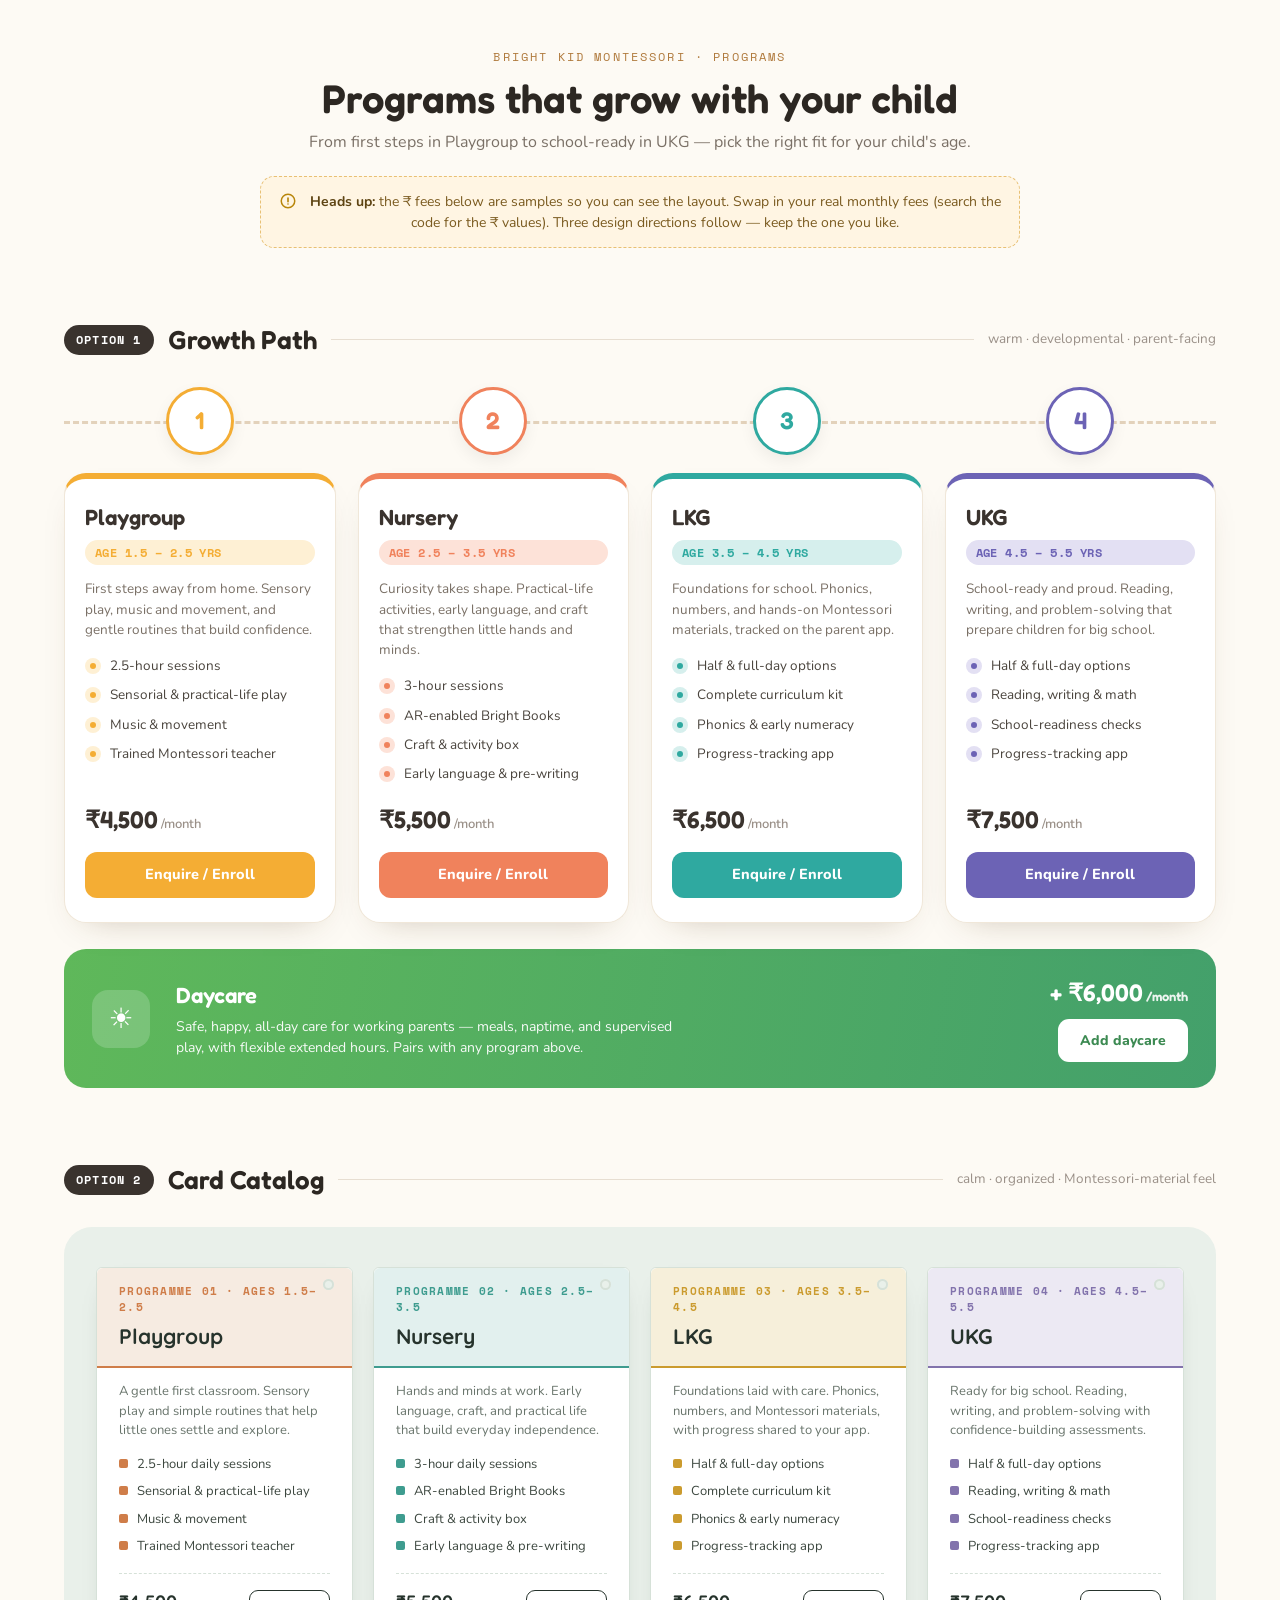
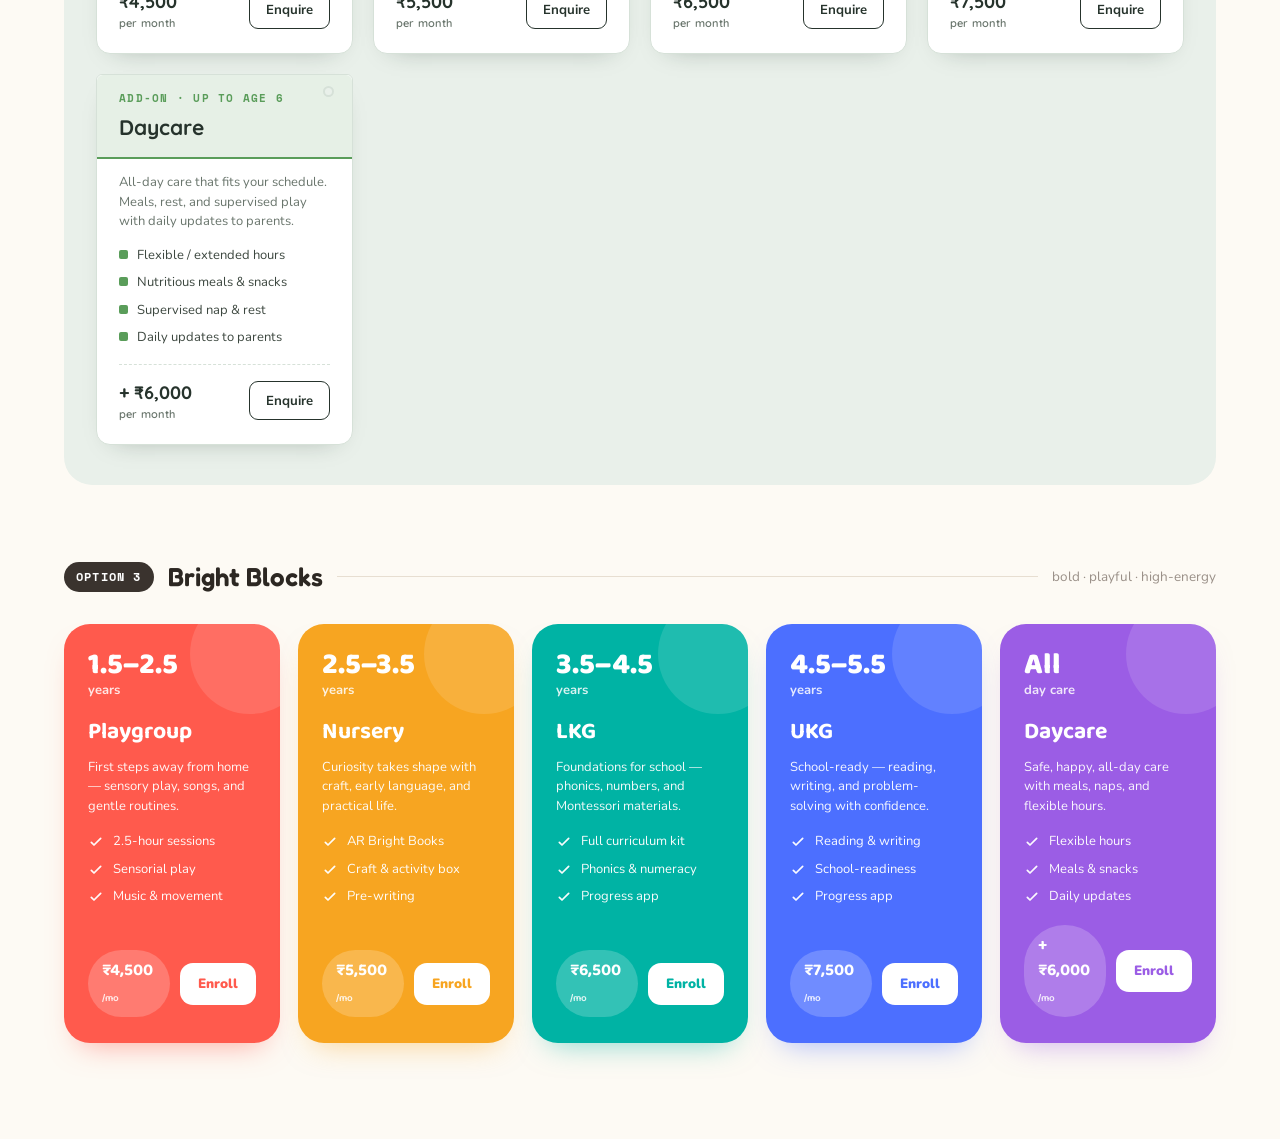
<file: index.html>
<!DOCTYPE html>
<html lang="en">
<head>
<meta charset="UTF-8">
<meta name="viewport" content="width=device-width, initial-scale=1.0">
<title>Bright Kid — Program Packages (3 design directions)</title>

<!--
  ============================================================
  BRIGHT KID MONTESSORI — PROGRAM PACKAGE DESIGNS
  ------------------------------------------------------------
  Three self-contained directions for the "packages per class
  section" block (Playgroup · Nursery · LKG · UKG · Daycare).

  HOW TO USE:
   - Each "Option" below is independent. Pick the one you like,
     then copy that <section class="optN"> block + its matching
     CSS block (clearly marked) into your site.
   - PRICES ARE SAMPLES. Search for the word "PLACEHOLDER" or
     just edit the ₹ values to your real monthly fees.
   - Fonts load from Google Fonts; fallbacks are built in.
  ============================================================
-->

<link rel="preconnect" href="https://fonts.googleapis.com">
<link rel="preconnect" href="https://fonts.gstatic.com" crossorigin>
<link href="https://fonts.googleapis.com/css2?family=Fredoka:wght@400;500;600;700&family=Nunito:wght@400;600;700;800;900&family=Baloo+2:wght@500;600;700;800&family=Quicksand:wght@500;600;700&family=Mulish:wght@400;500;600;700&family=Space+Mono:wght@400;700&display=swap" rel="stylesheet">

<style>
  /* ---------- base / page chrome ---------- */
  *{box-sizing:border-box;margin:0;padding:0}
  html{scroll-behavior:smooth}
  body{
    font-family:"Nunito",system-ui,sans-serif;
    color:#3a332e;
    background:#fdfaf4;
    -webkit-font-smoothing:antialiased;
    line-height:1.5;
  }
  .page{max-width:1200px;margin:0 auto;padding:48px 24px 96px}
  .page-head{text-align:center;max-width:760px;margin:0 auto 8px}
  .page-head .kicker{
    font-family:"Space Mono",monospace;font-size:12px;letter-spacing:.18em;
    text-transform:uppercase;color:#b07a3d;
  }
  .page-head h1{
    font-family:"Fredoka",sans-serif;font-weight:600;
    font-size:clamp(28px,4vw,40px);line-height:1.1;margin:10px 0;color:#2c2722;
  }
  .page-head p{color:#7a7066;font-size:16px}
  .note{
    max-width:760px;margin:22px auto 0;display:flex;gap:12px;align-items:flex-start;
    background:#fff5e3;border:1px dashed #e8c074;border-radius:14px;
    padding:14px 18px;font-size:14px;color:#7a5a1f;
  }
  .note b{color:#5e4413}
  .note svg{flex:none;margin-top:1px}

  .optionbar{
    display:flex;align-items:center;gap:14px;margin:72px 0 28px;
  }
  .optionbar .tag{
    font-family:"Space Mono",monospace;font-size:12px;font-weight:700;
    letter-spacing:.1em;color:#fff;background:#3a332e;border-radius:999px;
    padding:6px 12px;white-space:nowrap;
  }
  .optionbar h2{
    font-family:"Fredoka",sans-serif;font-weight:600;font-size:clamp(20px,2.4vw,26px);
    color:#2c2722;white-space:nowrap;
  }
  .optionbar .rule{height:1px;background:#e7ded1;flex:1}
  .optionbar .desc{font-size:13.5px;color:#9a9088;white-space:nowrap}
  @media(max-width:720px){.optionbar{flex-wrap:wrap}.optionbar .desc{display:none}}

  .visually-hidden{position:absolute;width:1px;height:1px;overflow:hidden;clip:rect(0 0 0 0)}

  /* =========================================================
     OPTION 1 — "GROWTH PATH"
     Sunrise palette deepens as the child grows. A dashed path
     with numbered milestones (a real developmental sequence)
     carries Playgroup→UKG; Daycare sits apart as an add-on.
     ========================================================= */
  .opt1{--ink:#3a332e}
  .opt1 .track{position:relative;margin-top:8px}
  .opt1 .path{
    position:absolute;left:0;right:0;top:34px;height:0;
    border-top:3px dashed #e3d2bb;z-index:0;
  }
  .opt1 .cards{
    position:relative;z-index:1;display:grid;
    grid-template-columns:repeat(4,1fr);gap:22px;
  }
  .opt1 .card{
    display:flex;flex-direction:column;align-items:stretch;text-align:left;
  }
  .opt1 .milestone{
    width:68px;height:68px;border-radius:50%;margin:0 auto 18px;
    display:grid;place-items:center;background:#fff;
    border:3px solid var(--c);box-shadow:0 6px 16px rgba(0,0,0,.06);
    font-family:"Fredoka",sans-serif;font-weight:600;font-size:24px;color:var(--c);
  }
  .opt1 .panel{
    background:#fff;border-radius:22px;padding:22px 20px 24px;
    border:1px solid #f0e7d9;box-shadow:0 14px 34px -22px rgba(80,55,20,.35);
    flex:1;display:flex;flex-direction:column;
    border-top:6px solid var(--c);
    transition:transform .25s ease, box-shadow .25s ease;
  }
  .opt1 .card:hover .panel{transform:translateY(-6px);box-shadow:0 26px 46px -24px rgba(80,55,20,.45)}
  .opt1 .lvl{font-family:"Fredoka",sans-serif;font-weight:600;font-size:22px;color:var(--ink)}
  .opt1 .age{
    display:inline-block;margin-top:6px;font-family:"Space Mono",monospace;
    font-size:11.5px;font-weight:700;letter-spacing:.04em;
    color:var(--c);background:var(--soft);padding:4px 10px;border-radius:999px;
  }
  .opt1 .blurb{font-size:13.5px;color:#7a7066;margin:14px 0 16px;min-height:60px}
  .opt1 ul{list-style:none;display:flex;flex-direction:column;gap:9px;margin-bottom:18px}
  .opt1 li{display:flex;gap:9px;font-size:13.5px;color:#4a443d;align-items:flex-start}
  .opt1 li .dot{flex:none;width:16px;height:16px;border-radius:50%;background:var(--soft);
    display:grid;place-items:center;margin-top:2px}
  .opt1 li .dot::after{content:"";width:6px;height:6px;border-radius:50%;background:var(--c)}
  .opt1 .foot{margin-top:auto}
  .opt1 .price{font-family:"Fredoka",sans-serif;font-weight:600;font-size:24px;color:var(--ink)}
  .opt1 .price small{font-family:"Nunito";font-weight:600;font-size:13px;color:#9a9088}
  .opt1 .cta{
    display:block;text-align:center;margin-top:14px;text-decoration:none;
    font-family:"Nunito";font-weight:800;font-size:14.5px;color:#fff;background:var(--c);
    padding:12px;border-radius:12px;transition:filter .2s ease;
  }
  .opt1 .cta:hover{filter:brightness(.93)}
  /* per-level sunrise colors */
  .opt1 .c1{--c:#f4ad34;--soft:#fef0d4}
  .opt1 .c2{--c:#f0825c;--soft:#fde2d8}
  .opt1 .c3{--c:#2fa9a0;--soft:#d6efed}
  .opt1 .c4{--c:#6c63b5;--soft:#e3e0f3}
  /* daycare add-on band */
  .opt1 .daycare{
    margin-top:26px;background:linear-gradient(100deg,#5fb85a,#43a06b);
    border-radius:22px;padding:26px 28px;color:#fff;
    display:flex;align-items:center;gap:26px;flex-wrap:wrap;
  }
  .opt1 .daycare .dc-ic{
    width:58px;height:58px;border-radius:16px;background:rgba(255,255,255,.18);
    display:grid;place-items:center;font-size:28px;flex:none;
  }
  .opt1 .daycare h3{font-family:"Fredoka",sans-serif;font-weight:600;font-size:22px}
  .opt1 .daycare p{font-size:14px;opacity:.95;max-width:520px;margin-top:4px}
  .opt1 .daycare .dc-meta{margin-left:auto;text-align:right}
  .opt1 .daycare .dc-price{font-family:"Fredoka",sans-serif;font-weight:600;font-size:24px}
  .opt1 .daycare .dc-cta{
    display:inline-block;margin-top:8px;text-decoration:none;background:#fff;color:#3c8a52;
    font-family:"Nunito";font-weight:800;font-size:14px;padding:11px 22px;border-radius:11px;
  }
  @media(max-width:920px){
    .opt1 .cards{grid-template-columns:repeat(2,1fr)}
    .opt1 .path{display:none}
    .opt1 .daycare .dc-meta{margin-left:0;text-align:left;width:100%}
  }
  @media(max-width:520px){
    .opt1 .cards{grid-template-columns:1fr}
  }

  /* =========================================================
     OPTION 2 — "CARD CATALOG"
     Index-card styling (tab + punch hole + mono stamps) that
     nods to physical Montessori materials. Calm sage palette,
     muted per-program accents, trustworthy and organized.
     ========================================================= */
  .opt2{
    --bg:#e9f0ea;--card:#ffffff;--ink:#26332c;--muted:#69756c;
    --line:#d6e1d8;--clay:#cf7d49;
    background:var(--bg);border-radius:28px;padding:40px 32px;
  }
  .opt2 .grid{
    display:grid;grid-template-columns:repeat(auto-fit,minmax(225px,1fr));gap:20px;
  }
  .opt2 .ic{
    position:relative;background:var(--card);border-radius:6px 6px 14px 14px;
    border:1px solid var(--line);padding:0 22px 22px;
    box-shadow:0 10px 26px -18px rgba(20,40,30,.4);
    display:flex;flex-direction:column;
    transition:transform .22s ease, box-shadow .22s ease;
  }
  .opt2 .ic:hover{transform:translateY(-5px);box-shadow:0 22px 38px -20px rgba(20,40,30,.5)}
  .opt2 .tab{
    margin:0 -22px;border-bottom:2px solid var(--ac);
    background:var(--acsoft);border-radius:6px 6px 0 0;
    padding:16px 22px 14px;position:relative;
  }
  .opt2 .punch{position:absolute;top:11px;right:18px;width:11px;height:11px;border-radius:50%;
    background:var(--bg);box-shadow:inset 0 0 0 2px var(--line)}
  .opt2 .stamp{
    font-family:"Space Mono",monospace;font-size:10.5px;font-weight:700;letter-spacing:.12em;
    text-transform:uppercase;color:var(--ac);
  }
  .opt2 .name{font-family:"Quicksand",sans-serif;font-weight:700;font-size:21px;color:var(--ink);margin-top:5px}
  .opt2 .blurb{font-size:13px;color:var(--muted);margin:14px 0 14px;min-height:54px}
  .opt2 ul{list-style:none;display:flex;flex-direction:column;gap:8px;margin-bottom:16px}
  .opt2 li{display:flex;gap:9px;font-size:13px;color:#3c473f;align-items:flex-start}
  .opt2 li::before{content:"";flex:none;width:9px;height:9px;border-radius:2px;background:var(--ac);margin-top:4px}
  .opt2 .foot{margin-top:auto;border-top:1px dashed var(--line);padding-top:14px;
    display:flex;align-items:center;justify-content:space-between;gap:8px}
  .opt2 .fee{font-family:"Quicksand";font-weight:700;font-size:18px;color:var(--ink)}
  .opt2 .fee small{font-weight:600;font-size:11px;color:var(--muted);display:block;letter-spacing:.02em}
  .opt2 .cta{
    text-decoration:none;font-family:"Mulish";font-weight:700;font-size:13px;color:var(--ink);
    border:1.5px solid var(--ink);border-radius:9px;padding:9px 16px;white-space:nowrap;
    transition:background .2s ease,color .2s ease;
  }
  .opt2 .cta:hover{background:var(--ink);color:#fff}
  .opt2 .a1{--ac:#cf7d49;--acsoft:#f6ebe1}
  .opt2 .a2{--ac:#3e9c8f;--acsoft:#e2f0ee}
  .opt2 .a3{--ac:#cb9b2e;--acsoft:#f6efda}
  .opt2 .a4{--ac:#8273ac;--acsoft:#ece9f3}
  .opt2 .a5{--ac:#5a9d5a;--acsoft:#e6f0e6}
  .opt2 body{font-family:"Mulish"}

  /* =========================================================
     OPTION 3 — "BRIGHT BLOCKS"
     Bold color-blocked cards, oversized age type, tactile
     hover tilt. The most energetic / kid-brand direction.
     ========================================================= */
  .opt3 .blocks{
    display:grid;grid-template-columns:repeat(auto-fit,minmax(215px,1fr));gap:18px;
  }
  .opt3 .blk{
    --tilt:-1.2deg;
    background:var(--bg);color:#fff;border-radius:26px;padding:26px 24px 26px;
    display:flex;flex-direction:column;position:relative;overflow:hidden;
    box-shadow:0 16px 30px -16px var(--sh);
    transition:transform .25s cubic-bezier(.34,1.4,.5,1), box-shadow .25s ease;
  }
  .opt3 .blk::before{
    content:"";position:absolute;right:-30px;top:-30px;width:120px;height:120px;
    background:rgba(255,255,255,.12);border-radius:50%;
  }
  .opt3 .blk:hover{transform:translateY(-8px) rotate(var(--tilt));box-shadow:0 30px 46px -18px var(--sh)}
  .opt3 .agebig{font-family:"Baloo 2",cursive;font-weight:800;font-size:30px;line-height:1;position:relative}
  .opt3 .agebig span{font-size:13px;font-weight:700;opacity:.85;display:block;margin-top:4px;font-family:"Nunito"}
  .opt3 .bname{font-family:"Baloo 2",cursive;font-weight:700;font-size:23px;margin:18px 0 8px}
  .opt3 .bblurb{font-size:13px;opacity:.94;margin-bottom:16px;min-height:54px}
  .opt3 ul{list-style:none;display:flex;flex-direction:column;gap:8px;margin-bottom:18px}
  .opt3 li{display:flex;gap:9px;font-size:13px;align-items:flex-start;opacity:.97}
  .opt3 li svg{flex:none;margin-top:2px}
  .opt3 .foot{margin-top:auto;display:flex;align-items:center;justify-content:space-between;gap:10px}
  .opt3 .pill{background:rgba(255,255,255,.2);border-radius:999px;padding:8px 14px;
    font-family:"Baloo 2";font-weight:700;font-size:17px}
  .opt3 .pill small{font-weight:600;font-size:10px;opacity:.85}
  .opt3 .cta{
    text-decoration:none;background:#fff;color:var(--bg);font-family:"Nunito";font-weight:900;
    font-size:13.5px;padding:11px 18px;border-radius:13px;white-space:nowrap;
    transition:transform .15s ease;
  }
  .opt3 .cta:hover{transform:scale(1.05)}
  .opt3 .b1{--bg:#ff5a4d;--sh:rgba(255,90,77,.55)}
  .opt3 .b2{--bg:#f7a521;--sh:rgba(247,165,33,.5)}
  .opt3 .b3{--bg:#00b3a4;--sh:rgba(0,179,164,.5)}
  .opt3 .b4{--bg:#4c6fff;--sh:rgba(76,111,255,.5)}
  .opt3 .b5{--bg:#9b5de5;--sh:rgba(155,93,229,.5)}

  /* ---------- motion / a11y ---------- */
  a:focus-visible{outline:3px solid #4c6fff;outline-offset:3px;border-radius:6px}
  @media(prefers-reduced-motion:reduce){
    *{transition:none!important;animation:none!important;scroll-behavior:auto}
  }
</style>
</head>
<body>
<div class="page">

  <header class="page-head">
    <div class="kicker">Bright Kid Montessori · Programs</div>
    <h1>Programs that grow with your child</h1>
    <p>From first steps in Playgroup to school-ready in UKG — pick the right fit for your child's age.</p>
    <div class="note">
      <svg width="18" height="18" viewBox="0 0 24 24" fill="none"><path d="M12 8v5M12 16h.01" stroke="#b8860b" stroke-width="2.2" stroke-linecap="round"/><circle cx="12" cy="12" r="9" stroke="#b8860b" stroke-width="2"/></svg>
      <span><b>Heads up:</b> the ₹ fees below are samples so you can see the layout. Swap in your real monthly fees (search the code for the ₹ values). Three design directions follow — keep the one you like.</span>
    </div>
  </header>

  <!-- ===================== OPTION 1 ===================== -->
  <div class="optionbar">
    <span class="tag">OPTION 1</span>
    <h2>Growth Path</h2>
    <span class="rule"></span>
    <span class="desc">warm · developmental · parent-facing</span>
  </div>

  <section class="opt1" aria-label="Programs — Growth Path layout">
    <div class="track">
      <div class="path" aria-hidden="true"></div>
      <div class="cards">

        <div class="card c1">
          <div class="milestone">1</div>
          <div class="panel">
            <div class="lvl">Playgroup</div>
            <span class="age">AGE 1.5 – 2.5 YRS</span>
            <p class="blurb">First steps away from home. Sensory play, music and movement, and gentle routines that build confidence.</p>
            <ul>
              <li><span class="dot"></span>2.5-hour sessions</li>
              <li><span class="dot"></span>Sensorial &amp; practical-life play</li>
              <li><span class="dot"></span>Music &amp; movement</li>
              <li><span class="dot"></span>Trained Montessori teacher</li>
            </ul>
            <div class="foot">
              <div class="price">₹4,500<small> /month</small></div><!-- PLACEHOLDER -->
              <a class="cta" href="#">Enquire / Enroll</a>
            </div>
          </div>
        </div>

        <div class="card c2">
          <div class="milestone">2</div>
          <div class="panel">
            <div class="lvl">Nursery</div>
            <span class="age">AGE 2.5 – 3.5 YRS</span>
            <p class="blurb">Curiosity takes shape. Practical-life activities, early language, and craft that strengthen little hands and minds.</p>
            <ul>
              <li><span class="dot"></span>3-hour sessions</li>
              <li><span class="dot"></span>AR-enabled Bright Books</li>
              <li><span class="dot"></span>Craft &amp; activity box</li>
              <li><span class="dot"></span>Early language &amp; pre-writing</li>
            </ul>
            <div class="foot">
              <div class="price">₹5,500<small> /month</small></div><!-- PLACEHOLDER -->
              <a class="cta" href="#">Enquire / Enroll</a>
            </div>
          </div>
        </div>

        <div class="card c3">
          <div class="milestone">3</div>
          <div class="panel">
            <div class="lvl">LKG</div>
            <span class="age">AGE 3.5 – 4.5 YRS</span>
            <p class="blurb">Foundations for school. Phonics, numbers, and hands-on Montessori materials, tracked on the parent app.</p>
            <ul>
              <li><span class="dot"></span>Half &amp; full-day options</li>
              <li><span class="dot"></span>Complete curriculum kit</li>
              <li><span class="dot"></span>Phonics &amp; early numeracy</li>
              <li><span class="dot"></span>Progress-tracking app</li>
            </ul>
            <div class="foot">
              <div class="price">₹6,500<small> /month</small></div><!-- PLACEHOLDER -->
              <a class="cta" href="#">Enquire / Enroll</a>
            </div>
          </div>
        </div>

        <div class="card c4">
          <div class="milestone">4</div>
          <div class="panel">
            <div class="lvl">UKG</div>
            <span class="age">AGE 4.5 – 5.5 YRS</span>
            <p class="blurb">School-ready and proud. Reading, writing, and problem-solving that prepare children for big school.</p>
            <ul>
              <li><span class="dot"></span>Half &amp; full-day options</li>
              <li><span class="dot"></span>Reading, writing &amp; math</li>
              <li><span class="dot"></span>School-readiness checks</li>
              <li><span class="dot"></span>Progress-tracking app</li>
            </ul>
            <div class="foot">
              <div class="price">₹7,500<small> /month</small></div><!-- PLACEHOLDER -->
              <a class="cta" href="#">Enquire / Enroll</a>
            </div>
          </div>
        </div>

      </div>
    </div>

    <!-- Daycare = all-day add-on, intentionally off the sequence -->
    <div class="daycare">
      <div class="dc-ic">☀️</div>
      <div>
        <h3>Daycare</h3>
        <p>Safe, happy, all-day care for working parents — meals, naptime, and supervised play, with flexible extended hours. Pairs with any program above.</p>
      </div>
      <div class="dc-meta">
        <div class="dc-price">+ ₹6,000<span style="font-size:13px;font-weight:600;opacity:.9"> /month</span></div><!-- PLACEHOLDER -->
        <a class="dc-cta" href="#">Add daycare</a>
      </div>
    </div>
  </section>

  <!-- ===================== OPTION 2 ===================== -->
  <div class="optionbar">
    <span class="tag">OPTION 2</span>
    <h2>Card Catalog</h2>
    <span class="rule"></span>
    <span class="desc">calm · organized · Montessori-material feel</span>
  </div>

  <section class="opt2" aria-label="Programs — Card Catalog layout">
    <div class="grid">

      <div class="ic a1">
        <div class="tab"><span class="punch"></span><div class="stamp">Programme 01 · Ages 1.5–2.5</div><div class="name">Playgroup</div></div>
        <p class="blurb">A gentle first classroom. Sensory play and simple routines that help little ones settle and explore.</p>
        <ul>
          <li>2.5-hour daily sessions</li>
          <li>Sensorial &amp; practical-life play</li>
          <li>Music &amp; movement</li>
          <li>Trained Montessori teacher</li>
        </ul>
        <div class="foot">
          <div class="fee">₹4,500<small>per month</small></div><!-- PLACEHOLDER -->
          <a class="cta" href="#">Enquire</a>
        </div>
      </div>

      <div class="ic a2">
        <div class="tab"><span class="punch"></span><div class="stamp">Programme 02 · Ages 2.5–3.5</div><div class="name">Nursery</div></div>
        <p class="blurb">Hands and minds at work. Early language, craft, and practical life that build everyday independence.</p>
        <ul>
          <li>3-hour daily sessions</li>
          <li>AR-enabled Bright Books</li>
          <li>Craft &amp; activity box</li>
          <li>Early language &amp; pre-writing</li>
        </ul>
        <div class="foot">
          <div class="fee">₹5,500<small>per month</small></div><!-- PLACEHOLDER -->
          <a class="cta" href="#">Enquire</a>
        </div>
      </div>

      <div class="ic a3">
        <div class="tab"><span class="punch"></span><div class="stamp">Programme 03 · Ages 3.5–4.5</div><div class="name">LKG</div></div>
        <p class="blurb">Foundations laid with care. Phonics, numbers, and Montessori materials, with progress shared to your app.</p>
        <ul>
          <li>Half &amp; full-day options</li>
          <li>Complete curriculum kit</li>
          <li>Phonics &amp; early numeracy</li>
          <li>Progress-tracking app</li>
        </ul>
        <div class="foot">
          <div class="fee">₹6,500<small>per month</small></div><!-- PLACEHOLDER -->
          <a class="cta" href="#">Enquire</a>
        </div>
      </div>

      <div class="ic a4">
        <div class="tab"><span class="punch"></span><div class="stamp">Programme 04 · Ages 4.5–5.5</div><div class="name">UKG</div></div>
        <p class="blurb">Ready for big school. Reading, writing, and problem-solving with confidence-building assessments.</p>
        <ul>
          <li>Half &amp; full-day options</li>
          <li>Reading, writing &amp; math</li>
          <li>School-readiness checks</li>
          <li>Progress-tracking app</li>
        </ul>
        <div class="foot">
          <div class="fee">₹7,500<small>per month</small></div><!-- PLACEHOLDER -->
          <a class="cta" href="#">Enquire</a>
        </div>
      </div>

      <div class="ic a5">
        <div class="tab"><span class="punch"></span><div class="stamp">Add-on · Up to age 6</div><div class="name">Daycare</div></div>
        <p class="blurb">All-day care that fits your schedule. Meals, rest, and supervised play with daily updates to parents.</p>
        <ul>
          <li>Flexible / extended hours</li>
          <li>Nutritious meals &amp; snacks</li>
          <li>Supervised nap &amp; rest</li>
          <li>Daily updates to parents</li>
        </ul>
        <div class="foot">
          <div class="fee">+ ₹6,000<small>per month</small></div><!-- PLACEHOLDER -->
          <a class="cta" href="#">Enquire</a>
        </div>
      </div>

    </div>
  </section>

  <!-- ===================== OPTION 3 ===================== -->
  <div class="optionbar">
    <span class="tag">OPTION 3</span>
    <h2>Bright Blocks</h2>
    <span class="rule"></span>
    <span class="desc">bold · playful · high-energy</span>
  </div>

  <section class="opt3" aria-label="Programs — Bright Blocks layout">
    <div class="blocks">

      <div class="blk b1">
        <div class="agebig">1.5–2.5<span>years</span></div>
        <div class="bname">Playgroup</div>
        <p class="bblurb">First steps away from home — sensory play, songs, and gentle routines.</p>
        <ul>
          <li><svg width="16" height="16" viewBox="0 0 24 24" fill="none"><path d="M5 12.5l4 4 10-10" stroke="#fff" stroke-width="2.6" stroke-linecap="round" stroke-linejoin="round"/></svg>2.5-hour sessions</li>
          <li><svg width="16" height="16" viewBox="0 0 24 24" fill="none"><path d="M5 12.5l4 4 10-10" stroke="#fff" stroke-width="2.6" stroke-linecap="round" stroke-linejoin="round"/></svg>Sensorial play</li>
          <li><svg width="16" height="16" viewBox="0 0 24 24" fill="none"><path d="M5 12.5l4 4 10-10" stroke="#fff" stroke-width="2.6" stroke-linecap="round" stroke-linejoin="round"/></svg>Music &amp; movement</li>
        </ul>
        <div class="foot">
          <div class="pill">₹4,500<small> /mo</small></div><!-- PLACEHOLDER -->
          <a class="cta" href="#">Enroll</a>
        </div>
      </div>

      <div class="blk b2">
        <div class="agebig">2.5–3.5<span>years</span></div>
        <div class="bname">Nursery</div>
        <p class="bblurb">Curiosity takes shape with craft, early language, and practical life.</p>
        <ul>
          <li><svg width="16" height="16" viewBox="0 0 24 24" fill="none"><path d="M5 12.5l4 4 10-10" stroke="#fff" stroke-width="2.6" stroke-linecap="round" stroke-linejoin="round"/></svg>AR Bright Books</li>
          <li><svg width="16" height="16" viewBox="0 0 24 24" fill="none"><path d="M5 12.5l4 4 10-10" stroke="#fff" stroke-width="2.6" stroke-linecap="round" stroke-linejoin="round"/></svg>Craft &amp; activity box</li>
          <li><svg width="16" height="16" viewBox="0 0 24 24" fill="none"><path d="M5 12.5l4 4 10-10" stroke="#fff" stroke-width="2.6" stroke-linecap="round" stroke-linejoin="round"/></svg>Pre-writing</li>
        </ul>
        <div class="foot">
          <div class="pill">₹5,500<small> /mo</small></div><!-- PLACEHOLDER -->
          <a class="cta" href="#">Enroll</a>
        </div>
      </div>

      <div class="blk b3">
        <div class="agebig">3.5–4.5<span>years</span></div>
        <div class="bname">LKG</div>
        <p class="bblurb">Foundations for school — phonics, numbers, and Montessori materials.</p>
        <ul>
          <li><svg width="16" height="16" viewBox="0 0 24 24" fill="none"><path d="M5 12.5l4 4 10-10" stroke="#fff" stroke-width="2.6" stroke-linecap="round" stroke-linejoin="round"/></svg>Full curriculum kit</li>
          <li><svg width="16" height="16" viewBox="0 0 24 24" fill="none"><path d="M5 12.5l4 4 10-10" stroke="#fff" stroke-width="2.6" stroke-linecap="round" stroke-linejoin="round"/></svg>Phonics &amp; numeracy</li>
          <li><svg width="16" height="16" viewBox="0 0 24 24" fill="none"><path d="M5 12.5l4 4 10-10" stroke="#fff" stroke-width="2.6" stroke-linecap="round" stroke-linejoin="round"/></svg>Progress app</li>
        </ul>
        <div class="foot">
          <div class="pill">₹6,500<small> /mo</small></div><!-- PLACEHOLDER -->
          <a class="cta" href="#">Enroll</a>
        </div>
      </div>

      <div class="blk b4">
        <div class="agebig">4.5–5.5<span>years</span></div>
        <div class="bname">UKG</div>
        <p class="bblurb">School-ready — reading, writing, and problem-solving with confidence.</p>
        <ul>
          <li><svg width="16" height="16" viewBox="0 0 24 24" fill="none"><path d="M5 12.5l4 4 10-10" stroke="#fff" stroke-width="2.6" stroke-linecap="round" stroke-linejoin="round"/></svg>Reading &amp; writing</li>
          <li><svg width="16" height="16" viewBox="0 0 24 24" fill="none"><path d="M5 12.5l4 4 10-10" stroke="#fff" stroke-width="2.6" stroke-linecap="round" stroke-linejoin="round"/></svg>School-readiness</li>
          <li><svg width="16" height="16" viewBox="0 0 24 24" fill="none"><path d="M5 12.5l4 4 10-10" stroke="#fff" stroke-width="2.6" stroke-linecap="round" stroke-linejoin="round"/></svg>Progress app</li>
        </ul>
        <div class="foot">
          <div class="pill">₹7,500<small> /mo</small></div><!-- PLACEHOLDER -->
          <a class="cta" href="#">Enroll</a>
        </div>
      </div>

      <div class="blk b5">
        <div class="agebig">All<span>day care</span></div>
        <div class="bname">Daycare</div>
        <p class="bblurb">Safe, happy, all-day care with meals, naps, and flexible hours.</p>
        <ul>
          <li><svg width="16" height="16" viewBox="0 0 24 24" fill="none"><path d="M5 12.5l4 4 10-10" stroke="#fff" stroke-width="2.6" stroke-linecap="round" stroke-linejoin="round"/></svg>Flexible hours</li>
          <li><svg width="16" height="16" viewBox="0 0 24 24" fill="none"><path d="M5 12.5l4 4 10-10" stroke="#fff" stroke-width="2.6" stroke-linecap="round" stroke-linejoin="round"/></svg>Meals &amp; snacks</li>
          <li><svg width="16" height="16" viewBox="0 0 24 24" fill="none"><path d="M5 12.5l4 4 10-10" stroke="#fff" stroke-width="2.6" stroke-linecap="round" stroke-linejoin="round"/></svg>Daily updates</li>
        </ul>
        <div class="foot">
          <div class="pill">+₹6,000<small> /mo</small></div><!-- PLACEHOLDER -->
          <a class="cta" href="#">Enroll</a>
        </div>
      </div>

    </div>
  </section>

</div>
</body>
</html>
</file>
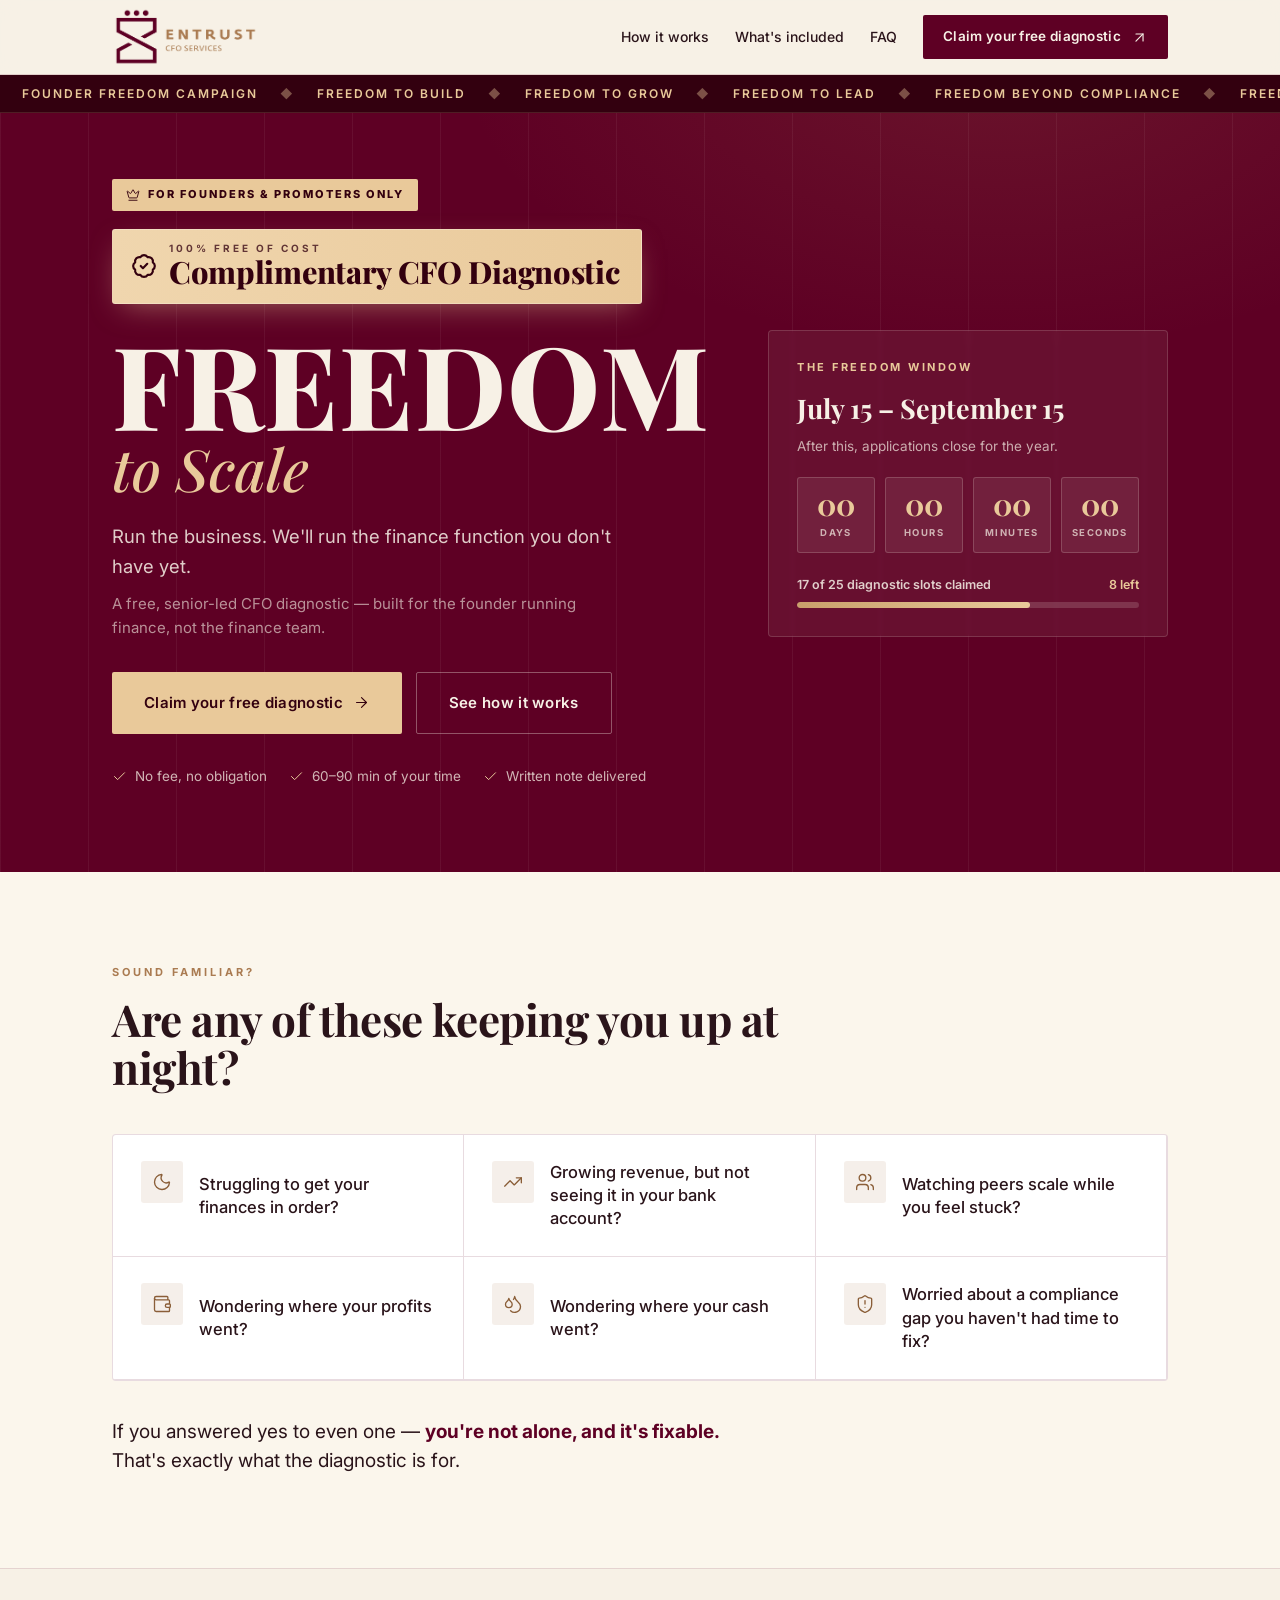
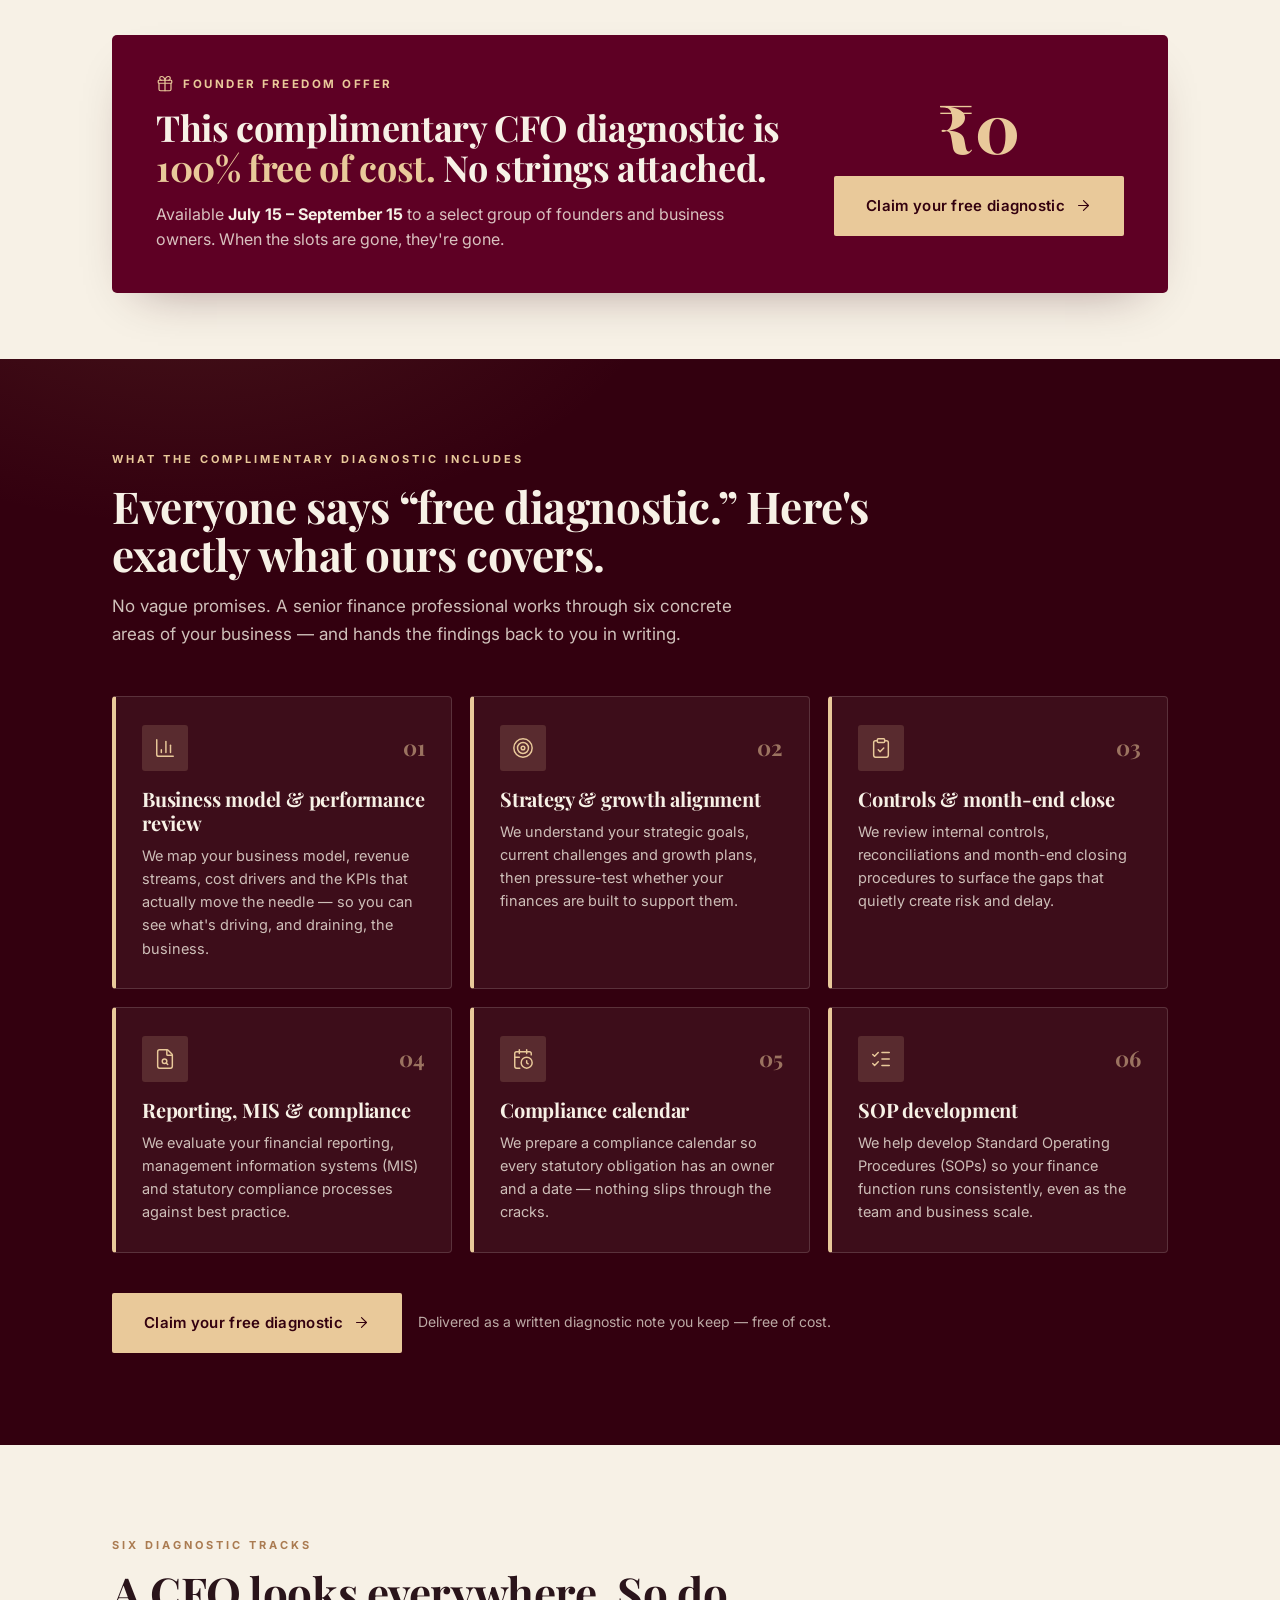
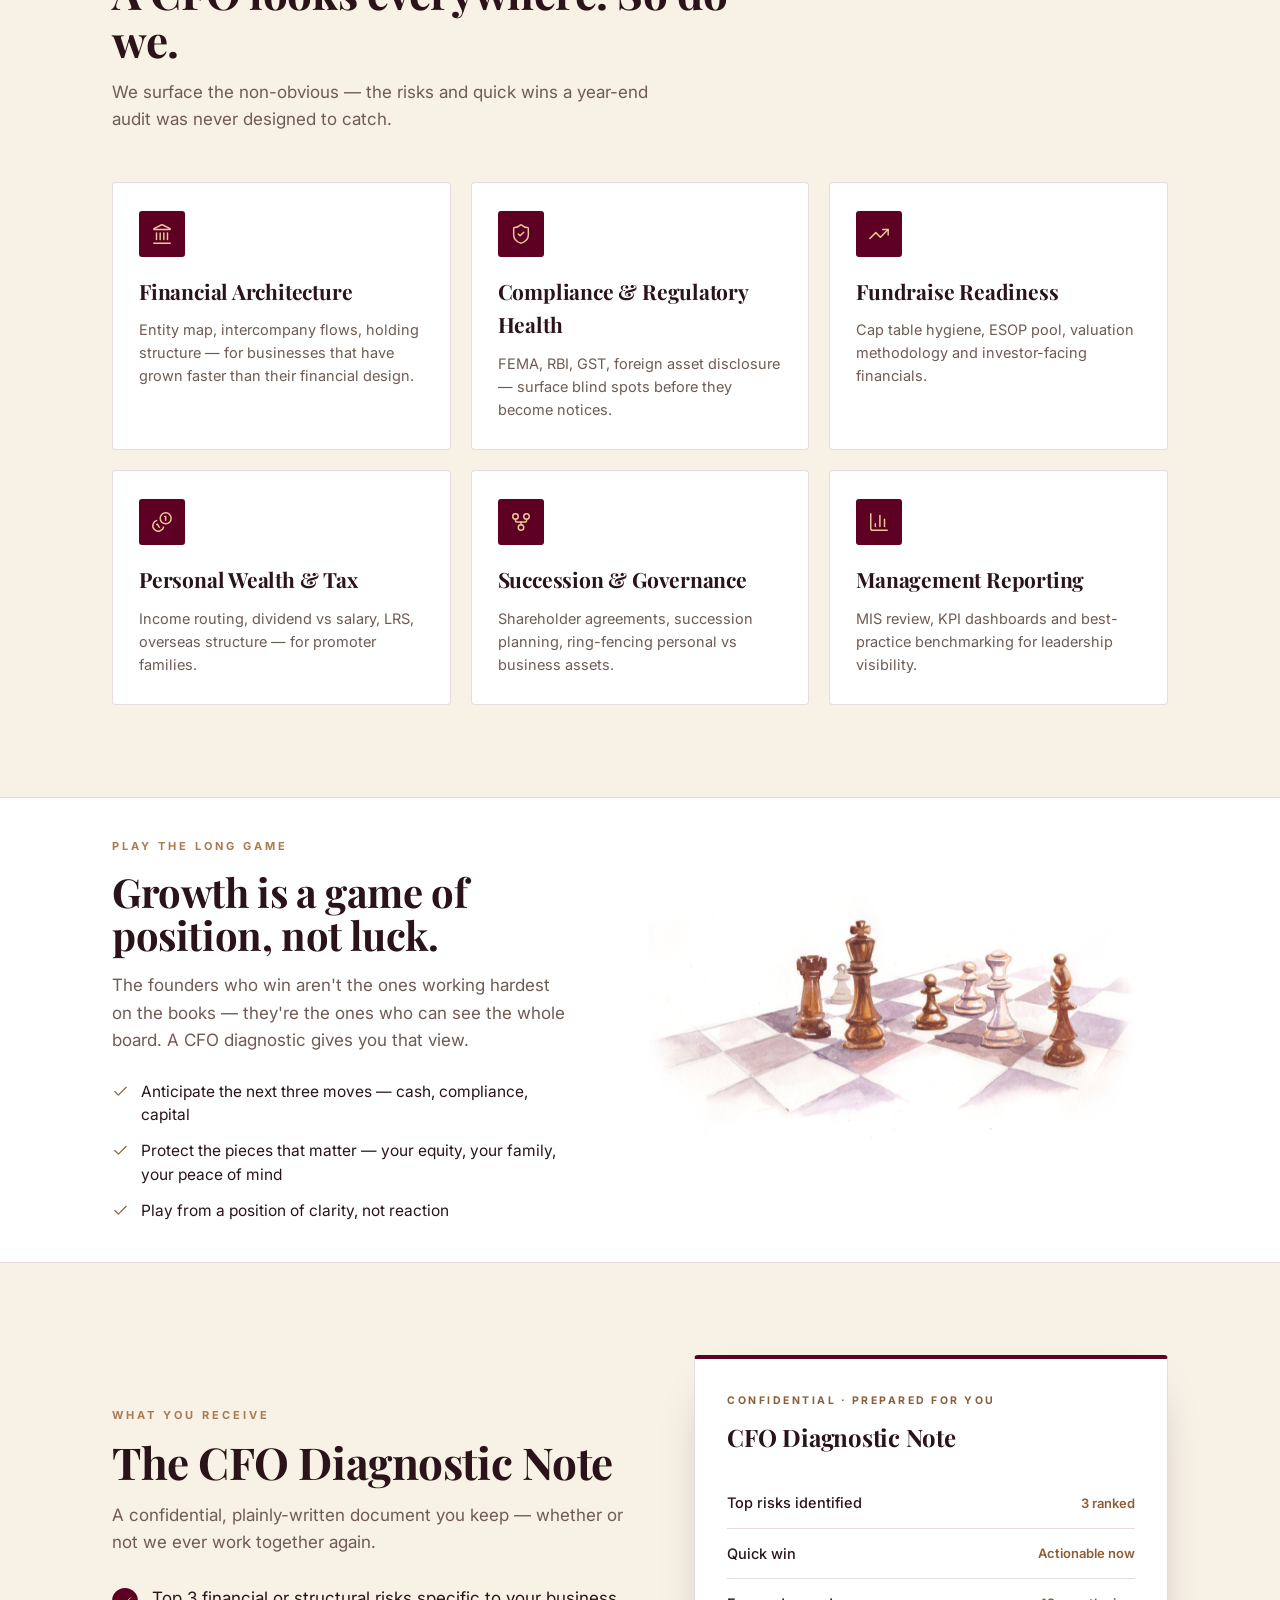
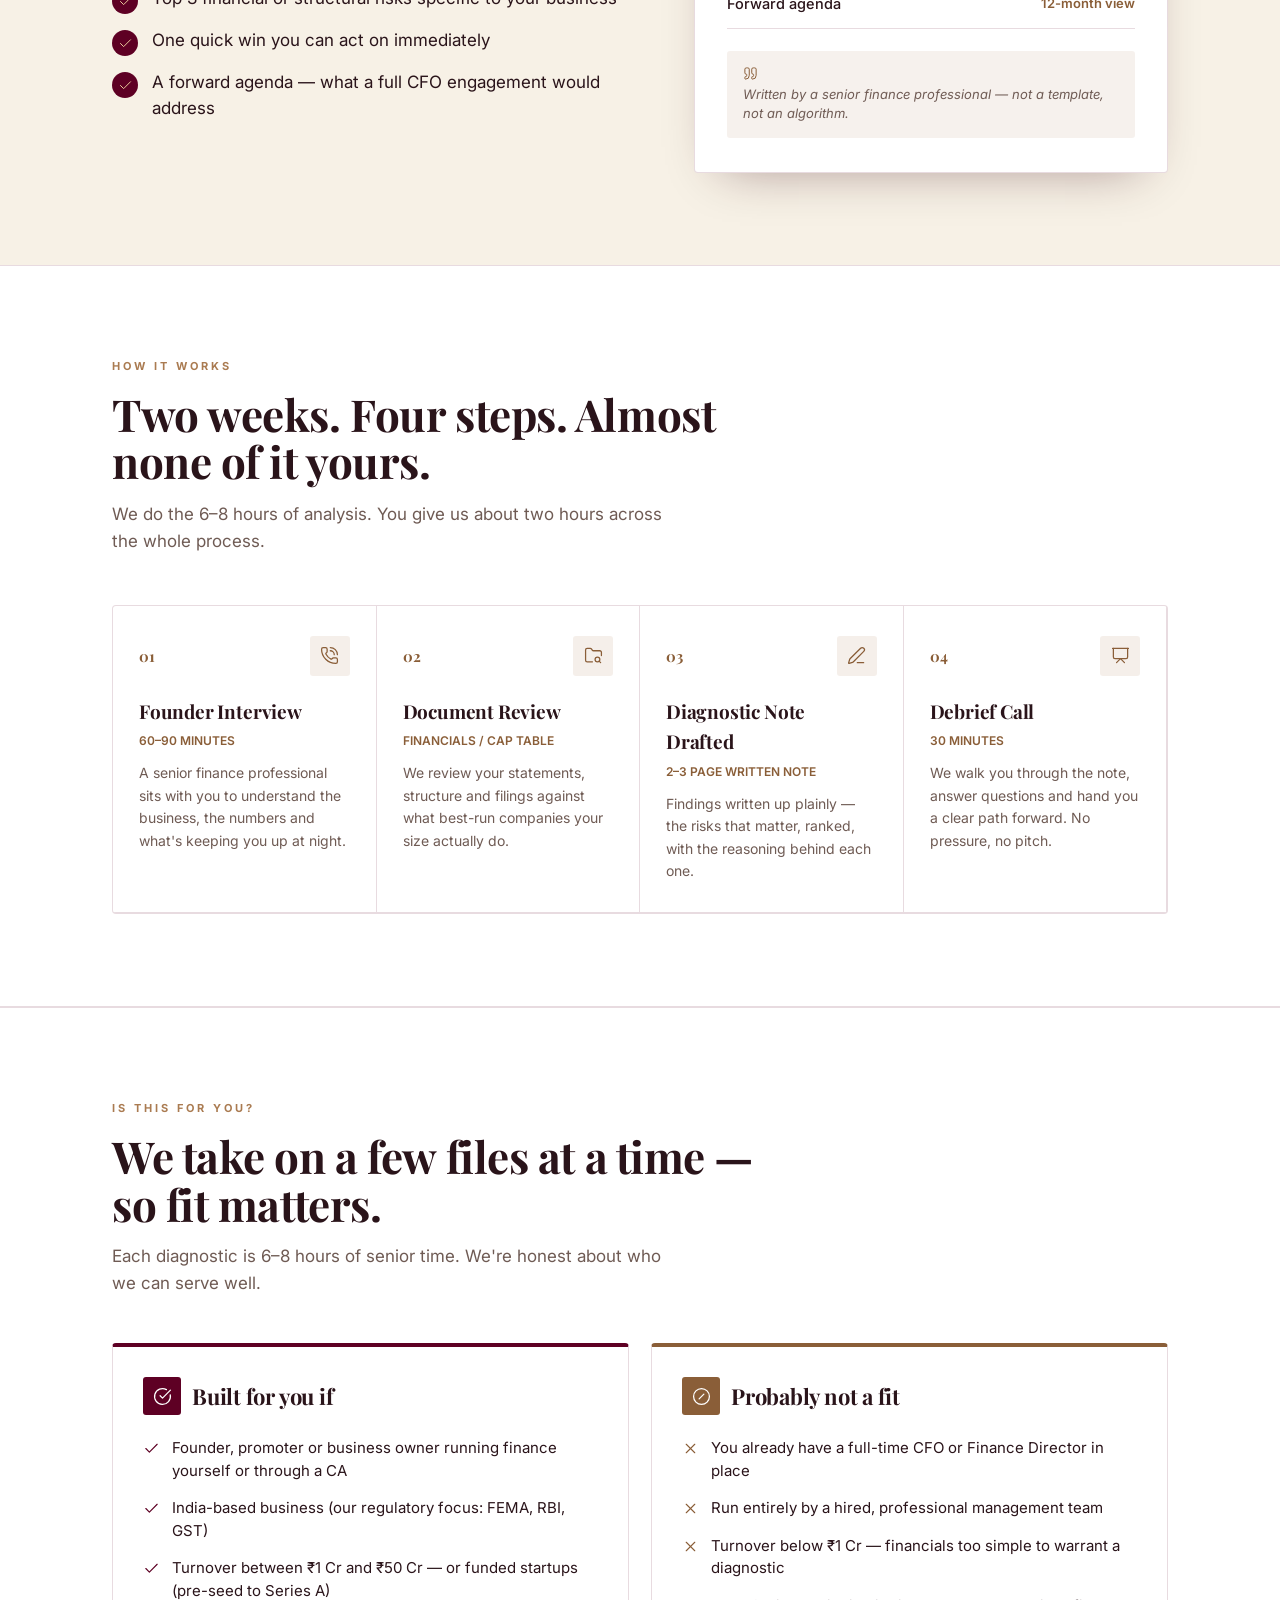
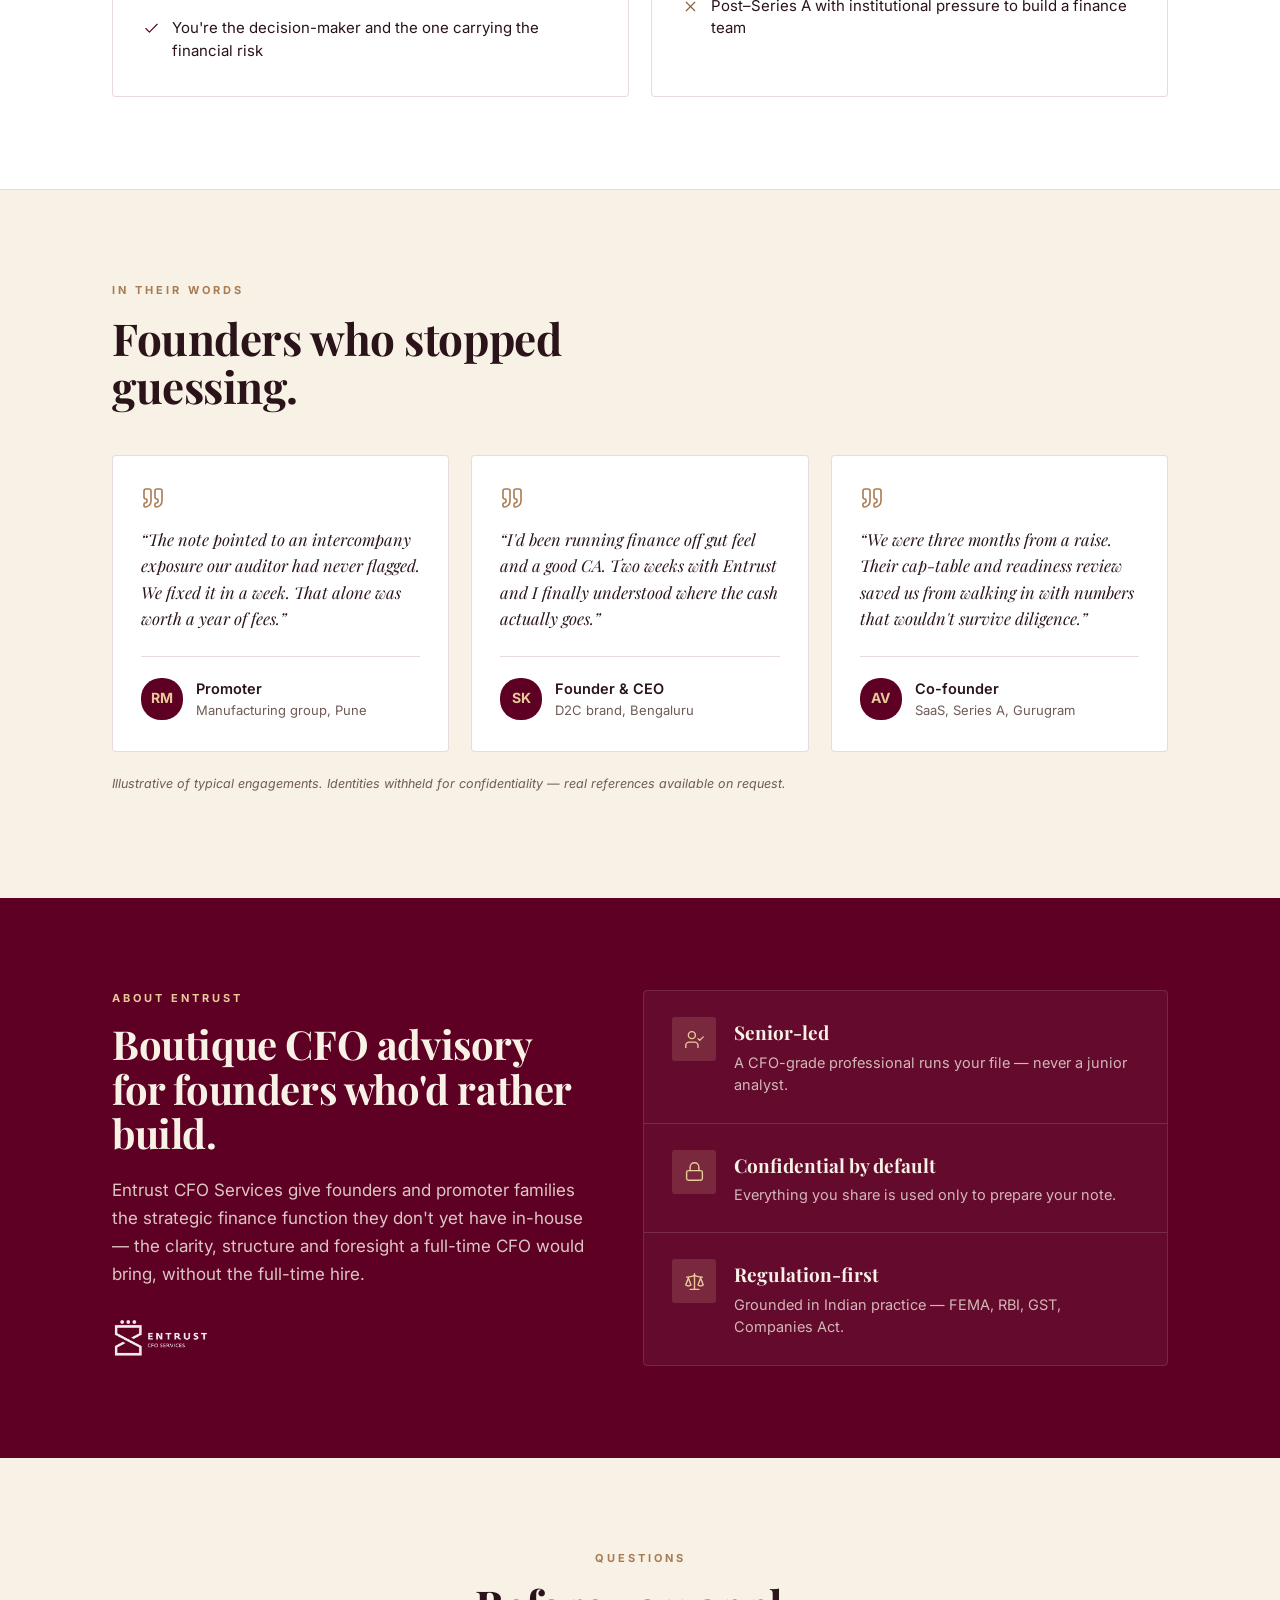
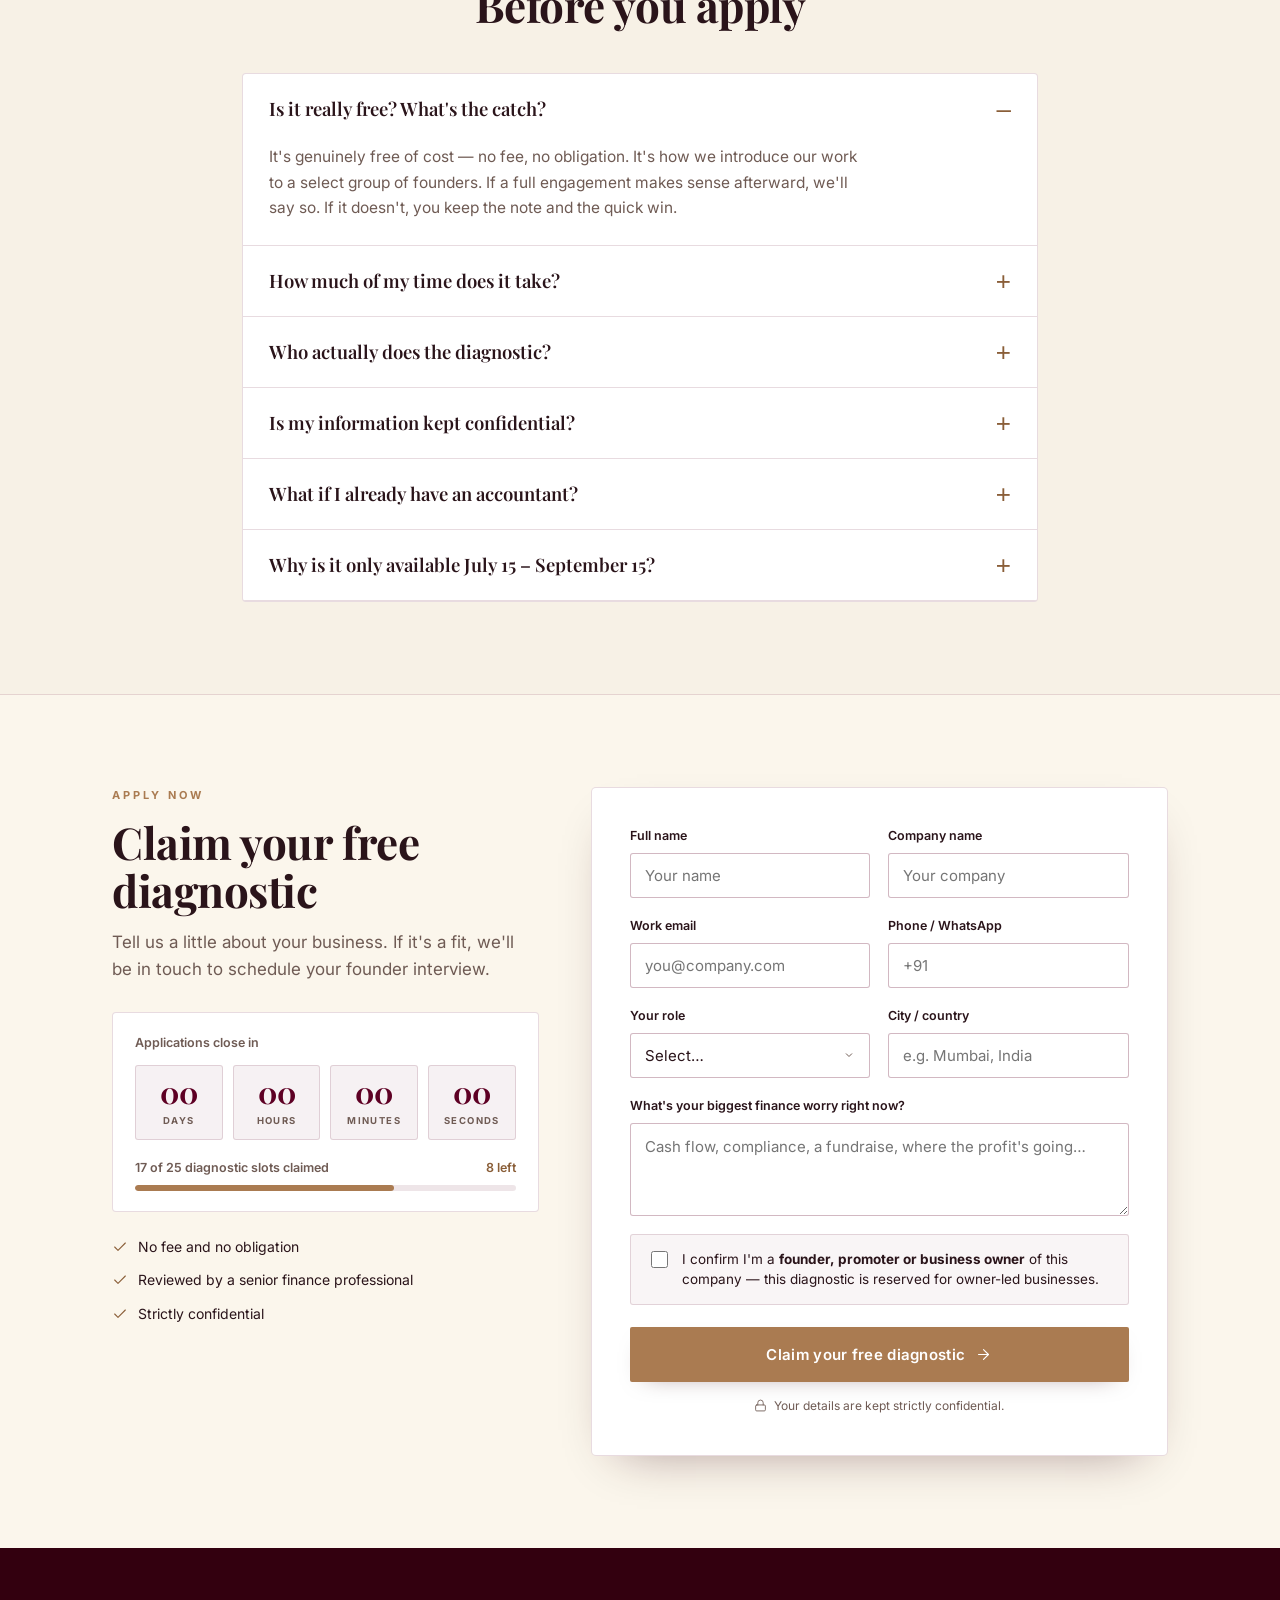
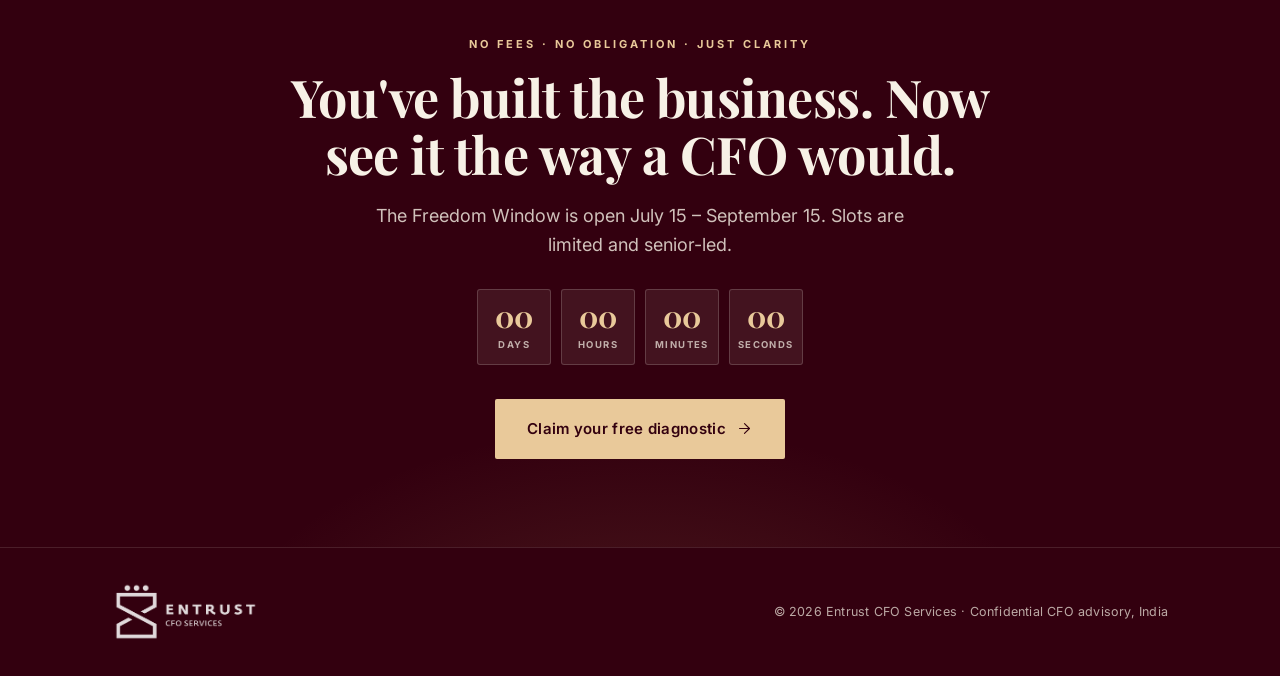
<file: Free-cfo-diagnostic/index.html>
<!DOCTYPE html>
<html lang="en">

<head>
  <meta charset="UTF-8">
  <meta name="viewport" content="width=device-width, initial-scale=1.0">
  <title>Complimentary CFO Diagnostic | Entrust CFO Services</title>
  <meta name="description"
    content="Apply for a complimentary CFO diagnostic for founder-led businesses. Get a senior review of finance, compliance, cash flow and growth priorities.">
  <link rel="preconnect" href="https://fonts.googleapis.com">
  <link rel="preconnect" href="https://fonts.gstatic.com" crossorigin>
  <link
    href="https://fonts.googleapis.com/css2?family=Inter:wght@300;400;500;600;700;800&family=Playfair+Display:ital,wght@0,400..800;1,400..600&display=swap"
    rel="stylesheet">
  <link rel="stylesheet" href="styles.css">
  <script src="assets/lucide.min.js" defer></script>
  <script src="script.js" defer></script>
</head>

<body>
  <div class="u-001">
    <nav class="u-002">
      <div class="wrap u-003">
        <img alt="Entrust CFO Services" class="u-004" src="assets/entrust-logo.png" />
        <div class="nav-links u-005">
          <a class="nav-link" href="#how">How it works</a>
          <a class="nav-link" href="#included">What's included</a>
          <a class="nav-link" href="#faq">FAQ</a>
          <a class="btn btn-maroon u-006" href="#apply">Claim your free diagnostic<i class="lucide"
              data-lucide="arrow-up-right"></i></a>
        </div>
        <button aria-controls="mobile-menu" aria-expanded="false" aria-label="Menu" class="hamburger"
          id="menu-toggle"><i class="lucide" data-lucide="menu"></i></button>
      </div>
      <div class="u-007" hidden="" id="mobile-menu">
        <a class="nav-link mobile-menu-link u-008" href="#how">How it works</a>
        <a class="nav-link mobile-menu-link u-008" href="#included">What's included</a>
        <a class="nav-link mobile-menu-link u-008" href="#faq">FAQ</a>
        <a class="btn btn-maroon mobile-menu-link u-009" href="#apply">Claim your free diagnostic<i class="lucide"
            data-lucide="arrow-up-right"></i></a>
      </div>
    </nav>
    <div class="u-010">
      <div class="ticker-track u-011">
        <span class="u-012"><span class="u-013">Founder Freedom Campaign</span><span class="u-014">◆</span></span>
        <span class="u-012"><span class="u-013">Freedom to Build</span><span class="u-014">◆</span></span>
        <span class="u-012"><span class="u-013">Freedom to Grow</span><span class="u-014">◆</span></span>
        <span class="u-012"><span class="u-013">Freedom to Lead</span><span class="u-014">◆</span></span>
        <span class="u-012"><span class="u-013">Freedom Beyond Compliance</span><span class="u-014">◆</span></span>
        <span class="u-012"><span class="u-013">Freedom from the Back Office</span><span class="u-014">◆</span></span>
        <span class="u-012"><span class="u-013">Complimentary CFO Diagnostic · Jul 15 – Sep 15</span><span
            class="u-014">◆</span></span>
        <span class="u-012"><span class="u-013">Founder Freedom Campaign</span><span class="u-014">◆</span></span>
        <span class="u-012"><span class="u-013">Freedom to Build</span><span class="u-014">◆</span></span>
        <span class="u-012"><span class="u-013">Freedom to Grow</span><span class="u-014">◆</span></span>
        <span class="u-012"><span class="u-013">Freedom to Lead</span><span class="u-014">◆</span></span>
        <span class="u-012"><span class="u-013">Freedom Beyond Compliance</span><span class="u-014">◆</span></span>
        <span class="u-012"><span class="u-013">Freedom from the Back Office</span><span class="u-014">◆</span></span>
        <span class="u-012"><span class="u-013">Complimentary CFO Diagnostic · Jul 15 – Sep 15</span><span
            class="u-014">◆</span></span>
      </div>
    </div>
    <header class="u-015">
      <div class="u-016"></div>
      <div class="u-017"></div>
      <div class="wrap hero-grid u-018">
        <div>
          <div class="u-019">
            <span class="u-020"><i class="lucide u-021" data-lucide="crown"></i>For founders &amp; promoters only</span>
          </div>
          <div class="u-022">
            <i class="lucide u-023" data-lucide="badge-check"></i>
            <div class="u-024">
              <span class="u-025">100% Free of cost</span>
              <span class="serif u-026">Complimentary CFO Diagnostic</span>
            </div>
          </div>
          <div class="serif u-027">
            <div class="u-028">FREEDOM</div>
            <div class="u-029">
              <span data-words='["to Build", "to Scale", "to Lead"]' id="rotating-word">to Build</span>
            </div>
          </div>
          <p class="u-030">Run the business. We'll run the finance function you don't have yet.</p>
          <p class="u-031">A free, senior-led CFO diagnostic — built for the founder running finance, not the finance
            team.</p>
          <div class="u-032">
            <a class="btn btn-lg btn-gold" href="#apply">Claim your free diagnostic<i class="lucide"
                data-lucide="arrow-right"></i></a>
            <a class="btn btn-lg btn-ghost u-033" href="#how">See how it works</a>
          </div>
          <div class="u-034">
            <span class="u-035"><i class="lucide u-036" data-lucide="check"></i>No fee, no obligation</span>
            <span class="u-035"><i class="lucide u-036" data-lucide="check"></i>60–90 min of your time</span>
            <span class="u-035"><i class="lucide u-036" data-lucide="check"></i>Written note delivered</span>
          </div>
        </div>
        <div class="u-037">
          <div class="u-038">The Freedom Window</div>
          <div class="serif u-039">July 15 – September 15</div>
          <p class="u-040">After this, applications close for the year.</p>
          <div class="u-041">
            <div class="countdown countdown-light" data-deadline="2026-09-15T23:59:59+05:30">
              <div class="countdown-item"><strong data-countdown="days">00</strong><span>Days</span></div>
              <div class="countdown-item"><strong data-countdown="hours">00</strong><span>Hours</span></div>
              <div class="countdown-item"><strong data-countdown="minutes">00</strong><span>Minutes</span></div>
              <div class="countdown-item"><strong data-countdown="seconds">00</strong><span>Seconds</span></div>
            </div>
          </div>
          <div>
            <div class="u-042"><span>17 of 25 diagnostic slots claimed</span><span class="u-043">8 left</span></div>
            <div class="u-044">
              <div class="u-045"></div>
            </div>
          </div>
        </div>
      </div>
    </header>
    <section class="section u-046">
      <div class="wrap">
        <div class="sec-head u-047">
          <p class="eyebrow">Sound familiar?</p>
          <h2 class="serif sec-title">Are any of these keeping you up at night?</h2>
        </div>
        <div class="u-048">
          <div class="u-049">
            <div class="u-050"><i class="lucide u-051" data-lucide="moon"></i></div>
            <p class="u-052">Struggling to get your finances in order?</p>
          </div>
          <div class="u-049">
            <div class="u-050"><i class="lucide u-051" data-lucide="trending-up"></i></div>
            <p class="u-052">Growing revenue, but not seeing it in your bank account?</p>
          </div>
          <div class="u-049">
            <div class="u-050"><i class="lucide u-051" data-lucide="users"></i></div>
            <p class="u-052">Watching peers scale while you feel stuck?</p>
          </div>
          <div class="u-049">
            <div class="u-050"><i class="lucide u-051" data-lucide="wallet"></i></div>
            <p class="u-052">Wondering where your profits went?</p>
          </div>
          <div class="u-049">
            <div class="u-050"><i class="lucide u-051" data-lucide="droplets"></i></div>
            <p class="u-052">Wondering where your cash went?</p>
          </div>
          <div class="u-049">
            <div class="u-050"><i class="lucide u-051" data-lucide="shield-alert"></i></div>
            <p class="u-052">Worried about a compliance gap you haven't had time to fix?</p>
          </div>
        </div>
        <p class="u-053">If you answered yes to even one — <strong class="u-054">you're not alone, and it's
            fixable.</strong> That's exactly what the diagnostic is for.</p>
      </div>
    </section>
    <section class="section-tight">
      <div class="wrap">
        <div class="offer-grid u-055">
          <div>
            <div class="u-056"><i class="lucide u-057" data-lucide="gift"></i><span class="u-058">Founder Freedom
                Offer</span></div>
            <h2 class="serif u-059">This complimentary CFO diagnostic is <span class="u-043">100% free of cost.</span>
              No strings attached.</h2>
            <p class="u-060">Available <strong class="u-061">July 15 – September 15</strong> to a select group of
              founders and business owners. When the slots are gone, they're gone.</p>
          </div>
          <div class="offer-price u-062">
            <div class="serif u-063">₹0</div>
            <a class="btn btn-lg btn-gold u-064" href="#apply">Claim your free diagnostic<i class="lucide"
                data-lucide="arrow-right"></i></a>
          </div>
        </div>
      </div>
    </section>
    <section class="section u-065" id="included">
      <div class="u-066"></div>
      <div class="wrap u-067">
        <div class="sec-head u-068">
          <p class="eyebrow u-043">What the complimentary diagnostic includes</p>
          <h2 class="serif sec-title u-061">Everyone says “free diagnostic.” Here's exactly what ours covers.</h2>
          <p class="sec-sub u-069">No vague promises. A senior finance professional works through six concrete areas of
            your business — and hands the findings back to you in writing.</p>
        </div>
        <div class="u-070">
          <div class="inc-card u-071">
            <div class="u-072">
              <div class="u-073"><i class="lucide u-074" data-lucide="bar-chart-3"></i></div>
              <span class="serif u-075">01</span>
            </div>
            <h3 class="serif u-076">Business model &amp; performance review</h3>
            <p class="u-077">We map your business model, revenue streams, cost drivers and the KPIs that actually move
              the needle — so you can see what's driving, and draining, the business.</p>
          </div>
          <div class="inc-card u-071">
            <div class="u-072">
              <div class="u-073"><i class="lucide u-074" data-lucide="target"></i></div>
              <span class="serif u-075">02</span>
            </div>
            <h3 class="serif u-076">Strategy &amp; growth alignment</h3>
            <p class="u-077">We understand your strategic goals, current challenges and growth plans, then pressure-test
              whether your finances are built to support them.</p>
          </div>
          <div class="inc-card u-071">
            <div class="u-072">
              <div class="u-073"><i class="lucide u-074" data-lucide="clipboard-check"></i></div>
              <span class="serif u-075">03</span>
            </div>
            <h3 class="serif u-076">Controls &amp; month-end close</h3>
            <p class="u-077">We review internal controls, reconciliations and month-end closing procedures to surface
              the gaps that quietly create risk and delay.</p>
          </div>
          <div class="inc-card u-071">
            <div class="u-072">
              <div class="u-073"><i class="lucide u-074" data-lucide="file-search"></i></div>
              <span class="serif u-075">04</span>
            </div>
            <h3 class="serif u-076">Reporting, MIS &amp; compliance</h3>
            <p class="u-077">We evaluate your financial reporting, management information systems (MIS) and statutory
              compliance processes against best practice.</p>
          </div>
          <div class="inc-card u-071">
            <div class="u-072">
              <div class="u-073"><i class="lucide u-074" data-lucide="calendar-clock"></i></div>
              <span class="serif u-075">05</span>
            </div>
            <h3 class="serif u-076">Compliance calendar</h3>
            <p class="u-077">We prepare a compliance calendar so every statutory obligation has an owner and a date —
              nothing slips through the cracks.</p>
          </div>
          <div class="inc-card u-071">
            <div class="u-072">
              <div class="u-073"><i class="lucide u-074" data-lucide="list-checks"></i></div>
              <span class="serif u-075">06</span>
            </div>
            <h3 class="serif u-076">SOP development</h3>
            <p class="u-077">We help develop Standard Operating Procedures (SOPs) so your finance function runs
              consistently, even as the team and business scale.</p>
          </div>
        </div>
        <div class="u-078">
          <a class="btn btn-lg btn-gold" href="#apply">Claim your free diagnostic<i class="lucide"
              data-lucide="arrow-right"></i></a>
          <span class="u-079">Delivered as a written diagnostic note you keep — free of cost.</span>
        </div>
      </div>
    </section>
    <section class="section" id="tracks">
      <div class="wrap">
        <div class="sec-head">
          <p class="eyebrow">Six diagnostic tracks</p>
          <h2 class="serif sec-title">A CFO looks everywhere. So do we.</h2>
          <p class="sec-sub">We surface the non-obvious — the risks and quick wins a year-end audit was never designed
            to catch.</p>
        </div>
        <div class="u-080">
          <div class="track-card u-081">
            <div class="u-082"><i class="lucide u-074" data-lucide="landmark"></i></div>
            <h3 class="serif u-083">Financial Architecture</h3>
            <p class="u-084">Entity map, intercompany flows, holding structure — for businesses that have grown faster
              than their financial design.</p>
          </div>
          <div class="track-card u-081">
            <div class="u-082"><i class="lucide u-074" data-lucide="shield-check"></i></div>
            <h3 class="serif u-083">Compliance &amp; Regulatory Health</h3>
            <p class="u-084">FEMA, RBI, GST, foreign asset disclosure — surface blind spots before they become notices.
            </p>
          </div>
          <div class="track-card u-081">
            <div class="u-082"><i class="lucide u-074" data-lucide="trending-up"></i></div>
            <h3 class="serif u-083">Fundraise Readiness</h3>
            <p class="u-084">Cap table hygiene, ESOP pool, valuation methodology and investor-facing financials.</p>
          </div>
          <div class="track-card u-081">
            <div class="u-082"><i class="lucide u-074" data-lucide="coins"></i></div>
            <h3 class="serif u-083">Personal Wealth &amp; Tax</h3>
            <p class="u-084">Income routing, dividend vs salary, LRS, overseas structure — for promoter families.</p>
          </div>
          <div class="track-card u-081">
            <div class="u-082"><i class="lucide u-074" data-lucide="git-fork"></i></div>
            <h3 class="serif u-083">Succession &amp; Governance</h3>
            <p class="u-084">Shareholder agreements, succession planning, ring-fencing personal vs business assets.</p>
          </div>
          <div class="track-card u-081">
            <div class="u-082"><i class="lucide u-074" data-lucide="bar-chart-3"></i></div>
            <h3 class="serif u-083">Management Reporting</h3>
            <p class="u-084">MIS review, KPI dashboards and best-practice benchmarking for leadership visibility.</p>
          </div>
        </div>
      </div>
    </section>
    <section class="u-085">
      <div class="wrap strat-grid u-086">
        <div>
          <p class="eyebrow">Play the long game</p>
          <h2 class="serif sec-title u-087">Growth is a game of position, not luck.</h2>
          <p class="sec-sub">The founders who win aren't the ones working hardest on the books — they're the ones who
            can see the whole board. A CFO diagnostic gives you that view.</p>
          <div class="u-088">
            <div class="u-089"><i class="lucide u-090" data-lucide="check"></i><span class="u-091">Anticipate the next
                three moves — cash, compliance, capital</span></div>
            <div class="u-089"><i class="lucide u-090" data-lucide="check"></i><span class="u-091">Protect the pieces
                that matter — your equity, your family, your peace of mind</span></div>
            <div class="u-089"><i class="lucide u-090" data-lucide="check"></i><span class="u-091">Play from a position
                of clarity, not reaction</span></div>
          </div>
        </div>
        <figure class="u-092">
          <img alt="Watercolour chess board mid-game" class="u-093" loading="lazy" src="assets/founder.jpg" />
        </figure>
      </div>
    </section>
    <section class="section">
      <div class="wrap deliv-grid u-094">
        <div>
          <p class="eyebrow">What you receive</p>
          <h2 class="serif sec-title">The CFO Diagnostic Note</h2>
          <p class="sec-sub">A confidential, plainly-written document you keep — whether or not we ever work together
            again.</p>
          <div class="u-095">
            <div class="u-096">
              <div class="u-097"><i class="lucide u-098" data-lucide="check"></i></div>
              <p class="u-099">Top 3 financial or structural risks specific to your business</p>
            </div>
            <div class="u-096">
              <div class="u-097"><i class="lucide u-098" data-lucide="check"></i></div>
              <p class="u-099">One quick win you can act on immediately</p>
            </div>
            <div class="u-096">
              <div class="u-097"><i class="lucide u-098" data-lucide="check"></i></div>
              <p class="u-099">A forward agenda — what a full CFO engagement would address</p>
            </div>
          </div>
        </div>
        <div class="u-067">
          <div class="u-100">
            <div class="u-101">Confidential · Prepared for you</div>
            <h3 class="serif u-102">CFO Diagnostic Note</h3>
            <div class="drow u-103"><span class="u-104">Top risks identified</span><span class="u-105">3 ranked</span>
            </div>
            <div class="drow u-103"><span class="u-104">Quick win</span><span class="u-105">Actionable now</span></div>
            <div class="drow u-103"><span class="u-104">Forward agenda</span><span class="u-105">12-month view</span>
            </div>
            <div class="u-106"><i class="lucide u-107" data-lucide="quote"></i>
              <div class="u-108">Written by a senior finance professional — not a template, not an algorithm.</div>
            </div>
          </div>
        </div>
      </div>
    </section>
    <section class="section u-109" id="how">
      <div class="wrap">
        <div class="sec-head">
          <p class="eyebrow">How it works</p>
          <h2 class="serif sec-title">Two weeks. Four steps. Almost none of it yours.</h2>
          <p class="sec-sub">We do the 6–8 hours of analysis. You give us about two hours across the whole process.</p>
        </div>
        <div class="u-110">
          <div class="u-111">
            <div class="u-112"><span class="serif u-113">01</span>
              <div class="u-114"><i class="lucide u-115" data-lucide="phone-call"></i></div>
            </div>
            <h3 class="serif u-116">Founder Interview</h3>
            <div class="u-117">60–90 minutes</div>
            <p class="u-118">A senior finance professional sits with you to understand the business, the numbers and
              what's keeping you up at night.</p>
          </div>
          <div class="u-111">
            <div class="u-112"><span class="serif u-113">02</span>
              <div class="u-114"><i class="lucide u-115" data-lucide="folder-search"></i></div>
            </div>
            <h3 class="serif u-116">Document Review</h3>
            <div class="u-117">Financials / cap table</div>
            <p class="u-118">We review your statements, structure and filings against what best-run companies your size
              actually do.</p>
          </div>
          <div class="u-111">
            <div class="u-112"><span class="serif u-113">03</span>
              <div class="u-114"><i class="lucide u-115" data-lucide="pen-line"></i></div>
            </div>
            <h3 class="serif u-116">Diagnostic Note Drafted</h3>
            <div class="u-117">2–3 page written note</div>
            <p class="u-118">Findings written up plainly — the risks that matter, ranked, with the reasoning behind each
              one.</p>
          </div>
          <div class="u-111">
            <div class="u-112"><span class="serif u-113">04</span>
              <div class="u-114"><i class="lucide u-115" data-lucide="presentation"></i></div>
            </div>
            <h3 class="serif u-116">Debrief Call</h3>
            <div class="u-117">30 minutes</div>
            <p class="u-118">We walk you through the note, answer questions and hand you a clear path forward. No
              pressure, no pitch.</p>
          </div>
        </div>
      </div>
    </section>
    <section class="section u-109">
      <div class="wrap">
        <div class="sec-head u-119">
          <p class="eyebrow">Is this for you?</p>
          <h2 class="serif sec-title">We take on a few files at a time — so fit matters.</h2>
          <p class="sec-sub">Each diagnostic is 6–8 hours of senior time. We're honest about who we can serve well.</p>
        </div>
        <div class="u-120">
          <div class="u-121">
            <div class="u-122">
              <div class="u-123"><i class="lucide u-115" data-lucide="check-circle"></i></div>
              <h3 class="serif u-124">Built for you if</h3>
            </div>
            <div class="u-125">
              <div class="u-089"><i class="lucide u-126" data-lucide="check"></i><span class="u-127">Founder, promoter
                  or business owner running finance yourself or through a CA</span></div>
              <div class="u-089"><i class="lucide u-126" data-lucide="check"></i><span class="u-127">India-based
                  business (our regulatory focus: FEMA, RBI, GST)</span></div>
              <div class="u-089"><i class="lucide u-126" data-lucide="check"></i><span class="u-127">Turnover between ₹1
                  Cr and ₹50 Cr — or funded startups (pre-seed to Series A)</span></div>
              <div class="u-089"><i class="lucide u-126" data-lucide="check"></i><span class="u-127">You're the
                  decision-maker and the one carrying the financial risk</span></div>
            </div>
          </div>
          <div class="u-128">
            <div class="u-122">
              <div class="u-129"><i class="lucide u-115" data-lucide="circle-slash"></i></div>
              <h3 class="serif u-124">Probably not a fit</h3>
            </div>
            <div class="u-125">
              <div class="u-089"><i class="lucide u-090" data-lucide="x"></i><span class="u-127">You already have a
                  full-time CFO or Finance Director in place</span></div>
              <div class="u-089"><i class="lucide u-090" data-lucide="x"></i><span class="u-127">Run entirely by a
                  hired, professional management team</span></div>
              <div class="u-089"><i class="lucide u-090" data-lucide="x"></i><span class="u-127">Turnover below ₹1 Cr —
                  financials too simple to warrant a diagnostic</span></div>
              <div class="u-089"><i class="lucide u-090" data-lucide="x"></i><span class="u-127">Post–Series A with
                  institutional pressure to build a finance team</span></div>
            </div>
          </div>
        </div>
      </div>
    </section>
    <section class="section">
      <div class="wrap">
        <div class="sec-head">
          <p class="eyebrow">In their words</p>
          <h2 class="serif sec-title">Founders who stopped guessing.</h2>
        </div>
        <div class="u-130">
          <figure class="u-131">
            <i class="lucide u-132" data-lucide="quote"></i>
            <blockquote class="serif u-133">“The note pointed to an intercompany exposure our auditor had never flagged.
              We fixed it in a week. That alone was worth a year of fees.”</blockquote>
            <figcaption class="u-134">
              <div class="u-135">RM</div>
              <div>
                <div class="u-136">Promoter</div>
                <div class="u-137">Manufacturing group, Pune</div>
              </div>
            </figcaption>
          </figure>
          <figure class="u-131">
            <i class="lucide u-132" data-lucide="quote"></i>
            <blockquote class="serif u-133">“I'd been running finance off gut feel and a good CA. Two weeks with Entrust
              and I finally understood where the cash actually goes.”</blockquote>
            <figcaption class="u-134">
              <div class="u-135">SK</div>
              <div>
                <div class="u-136">Founder &amp; CEO</div>
                <div class="u-137">D2C brand, Bengaluru</div>
              </div>
            </figcaption>
          </figure>
          <figure class="u-131">
            <i class="lucide u-132" data-lucide="quote"></i>
            <blockquote class="serif u-133">“We were three months from a raise. Their cap-table and readiness review
              saved us from walking in with numbers that wouldn't survive diligence.”</blockquote>
            <figcaption class="u-134">
              <div class="u-135">AV</div>
              <div>
                <div class="u-136">Co-founder</div>
                <div class="u-137">SaaS, Series A, Gurugram</div>
              </div>
            </figcaption>
          </figure>
        </div>
        <p class="u-138">Illustrative of typical engagements. Identities withheld for confidentiality — real references
          available on request.</p>
      </div>
    </section>
    <section class="section u-139" id="about">
      <div class="wrap about-grid u-140">
        <div>
          <p class="eyebrow u-043">About Entrust</p>
          <h2 class="serif u-141">Boutique CFO advisory for founders who'd rather build.</h2>
          <p class="u-142">Entrust CFO Services give founders and promoter families the
            strategic finance function they don't yet have in-house — the clarity, structure and foresight a full-time
            CFO would bring, without the full-time hire.</p>
          <img alt="Entrust CFO Services" class="u-143" loading="lazy" src="assets/entrust-logo.png" />
        </div>
        <div class="u-144">
          <div class="about-row u-145">
            <div class="u-146"><i class="lucide u-147" data-lucide="user-check"></i></div>
            <div>
              <div class="serif u-148">Senior-led</div>
              <div class="u-149">A CFO-grade professional runs your file — never a junior analyst.</div>
            </div>
          </div>
          <div class="about-row u-145">
            <div class="u-146"><i class="lucide u-147" data-lucide="lock"></i></div>
            <div>
              <div class="serif u-148">Confidential by default</div>
              <div class="u-149">Everything you share is used only to prepare your note.</div>
            </div>
          </div>
          <div class="about-row u-145">
            <div class="u-146"><i class="lucide u-147" data-lucide="scale"></i></div>
            <div>
              <div class="serif u-148">Regulation-first</div>
              <div class="u-149">Grounded in Indian practice — FEMA, RBI, GST, Companies Act.</div>
            </div>
          </div>
        </div>
      </div>
    </section>
    <section class="section" id="faq">
      <div class="wrap wrap-narrow">
        <div class="sec-head u-150">
          <p class="eyebrow">Questions</p>
          <h2 class="serif sec-title">Before you apply</h2>
        </div>
        <div class="u-151">
          <div class="u-152">
            <button aria-controls="faq-answer-0" aria-expanded="true" class="faq-question u-153"
              data-faq-index="0"><span class="serif u-154">Is it really free? What's the catch?</span><span
                class="u-155">–</span></button>
            <div class="faq-answer u-156" id="faq-answer-0">It's genuinely free of cost — no fee, no obligation. It's
              how we introduce our work to a select group of founders. If a full engagement makes sense afterward, we'll
              say so. If it doesn't, you keep the note and the quick win.</div>
          </div>
          <div class="u-152">
            <button aria-controls="faq-answer-1" aria-expanded="false" class="faq-question u-153"
              data-faq-index="1"><span class="serif u-154">How much of my time does it take?</span><span
                class="u-155">+</span></button>
            <div class="faq-answer u-156" hidden="" id="faq-answer-1">A 60–90 minute founder interview, sharing a few
              documents, and a 30-minute debrief. That's it. We do the 6–8 hours of analysis on our side.</div>
          </div>
          <div class="u-152">
            <button aria-controls="faq-answer-2" aria-expanded="false" class="faq-question u-153"
              data-faq-index="2"><span class="serif u-154">Who actually does the diagnostic?</span><span
                class="u-155">+</span></button>
            <div class="faq-answer u-156" hidden="" id="faq-answer-2">A senior finance professional — not a junior
              analyst. The whole point is a CFO-grade lens on your business.</div>
          </div>
          <div class="u-152">
            <button aria-controls="faq-answer-3" aria-expanded="false" class="faq-question u-153"
              data-faq-index="3"><span class="serif u-154">Is my information kept confidential?</span><span
                class="u-155">+</span></button>
            <div class="faq-answer u-156" hidden="" id="faq-answer-3">Entirely. Everything shared is treated as strictly
              confidential and used only to prepare your diagnostic note.</div>
          </div>
          <div class="u-152">
            <button aria-controls="faq-answer-4" aria-expanded="false" class="faq-question u-153"
              data-faq-index="4"><span class="serif u-154">What if I already have an accountant?</span><span
                class="u-155">+</span></button>
            <div class="faq-answer u-156" hidden="" id="faq-answer-4">Most of our founders do. A CA keeps you compliant
              and closes the books; a CFO diagnostic tells you what the numbers mean and what to do next. They're
              complementary.</div>
          </div>
          <div class="u-152">
            <button aria-controls="faq-answer-5" aria-expanded="false" class="faq-question u-153"
              data-faq-index="5"><span class="serif u-154">Why is it only available July 15 – September 15?</span><span
                class="u-155">+</span></button>
            <div class="faq-answer u-156" hidden="" id="faq-answer-5">Each diagnostic takes real senior time, so we run
              it as a fixed window with a limited number of slots. Once they're filled, applications close.</div>
          </div>
        </div>
      </div>
    </section>
    <section class="section u-157" id="apply">
      <div class="wrap apply-grid u-158">
        <div class="apply-side u-159">
          <p class="eyebrow">Apply now</p>
          <h2 class="serif sec-title">Claim your free diagnostic</h2>
          <p class="sec-sub">Tell us a little about your business. If it's a fit, we'll be in touch to schedule your
            founder interview.</p>
          <div class="u-160">
            <div class="u-161">Applications close in</div>
            <div class="countdown" data-deadline="2026-09-15T23:59:59+05:30">
              <div class="countdown-item"><strong data-countdown="days">00</strong><span>Days</span></div>
              <div class="countdown-item"><strong data-countdown="hours">00</strong><span>Hours</span></div>
              <div class="countdown-item"><strong data-countdown="minutes">00</strong><span>Minutes</span></div>
              <div class="countdown-item"><strong data-countdown="seconds">00</strong><span>Seconds</span></div>
            </div>
            <div class="u-162">
              <div class="u-163"><span>17 of 25 diagnostic slots claimed</span><span class="u-164">8 left</span></div>
              <div class="u-165">
                <div class="u-166"></div>
              </div>
            </div>
          </div>
          <div class="u-167">
            <div class="u-168"><i class="lucide u-169" data-lucide="check"></i>No fee and no obligation</div>
            <div class="u-168"><i class="lucide u-169" data-lucide="check"></i>Reviewed by a senior finance professional
            </div>
            <div class="u-168"><i class="lucide u-169" data-lucide="check"></i>Strictly confidential</div>
          </div>
        </div>
        <div class="u-170">
          <div class="u-171" hidden="" id="form-success">
            <div class="u-172"><i class="lucide u-173" data-lucide="check"></i></div>
            <h3 class="serif u-174">Application received</h3>
            <p class="u-175">Thank you. If your business is a fit for this round, a member of the Entrust team will
              reach out within 2 business days to schedule your founder interview.</p>
            <button class="btn btn-ghost u-176" id="reset-form">Submit another</button>
          </div>
          <form class="form-grid u-177" id="application-form" novalidate="">
            <label class="u-178"><span class="u-179">Full name</span><input class="u-180" name="full_name"
                placeholder="Your name" required="" /></label>
            <label class="u-178"><span class="u-179">Company name</span><input class="u-180" name="company_name"
                placeholder="Your company" required="" /></label>
            <label class="u-178"><span class="u-179">Work email</span><input class="u-180" name="email"
                placeholder="you@company.com" required="" type="email" /></label>
            <label class="u-178"><span class="u-179">Phone / WhatsApp</span><input class="u-180" name="phone"
                placeholder="+91 " required="" /></label>
            <label class="u-178"><span class="u-179">Your role</span>
              <select class="u-181" id="role-select" name="role" required="" value="">
                <option value="">Select…</option>
                <option value="Founder">Founder</option>
                <option value="Promoter / Owner">Promoter / Owner</option>
                <option value="Co-founder">Co-founder</option>
                <option value="Hired CEO / Management">Hired CEO / Management</option>
                <option value="Other">Other</option>
              </select>
            </label>
            <label class="u-178"><span class="u-179">City / country</span><input class="u-180" name="city"
                placeholder="e.g. Mumbai, India" required="" /></label>
            <div class="u-182" hidden="" id="role-note"><i class="lucide u-183" data-lucide="info"></i><span>This
                diagnostic is designed for founders and promoters running finance themselves. You're welcome to apply,
                but priority goes to owner-led businesses without a dedicated finance function.</span></div>
            <label class="u-184"><span class="u-179">What's your biggest finance worry right now?</span><textarea
                class="u-185" name="finance_worry"
                placeholder="Cash flow, compliance, a fundraise, where the profit's going…" rows="3"></textarea></label>
            <label class="u-186"><input class="u-187" id="owner-attestation" name="owner_attestation" required=""
                type="checkbox" /><span class="u-188">I confirm I'm a <strong>founder, promoter or business
                  owner</strong> of this company — this diagnostic is reserved for owner-led businesses.</span></label>
            <div class="u-189">
              <button class="btn btn-primary btn-lg u-190" type="submit">Claim your free diagnostic<i class="lucide"
                  data-lucide="arrow-right"></i></button>
              <p class="u-191"><i class="lucide u-192" data-lucide="lock"></i>Your details are kept strictly
                confidential.</p>
            </div>
          </form>
        </div>
      </div>
    </section>
    <section class="u-065">
      <div class="u-193"></div>
      <div class="wrap u-194">
        <p class="eyebrow u-043">No fees · No obligation · Just clarity</p>
        <h2 class="serif u-195">You've built the business. Now see it the way a CFO would.</h2>
        <p class="u-196">The Freedom Window is open July 15 – September 15. Slots are limited and senior-led.</p>
        <div class="u-197">
          <div class="countdown countdown-light" data-deadline="2026-09-15T23:59:59+05:30">
            <div class="countdown-item"><strong data-countdown="days">00</strong><span>Days</span></div>
            <div class="countdown-item"><strong data-countdown="hours">00</strong><span>Hours</span></div>
            <div class="countdown-item"><strong data-countdown="minutes">00</strong><span>Minutes</span></div>
            <div class="countdown-item"><strong data-countdown="seconds">00</strong><span>Seconds</span></div>
          </div>
        </div>
        <div class="u-198"><a class="btn btn-lg btn-gold u-199" href="#apply">Claim your free diagnostic<i
              class="lucide" data-lucide="arrow-right"></i></a></div>
      </div>
    </section>
    <footer class="u-200">
      <div class="wrap u-201">
        <img alt="Entrust CFO Services" class="u-202" loading="lazy" src="assets/entrust-logo.png" />
        <div class="u-203">© 2026 Entrust CFO Services · Confidential CFO advisory, India</div>
      </div>
    </footer>
  </div>
</body>

</html>
</file>
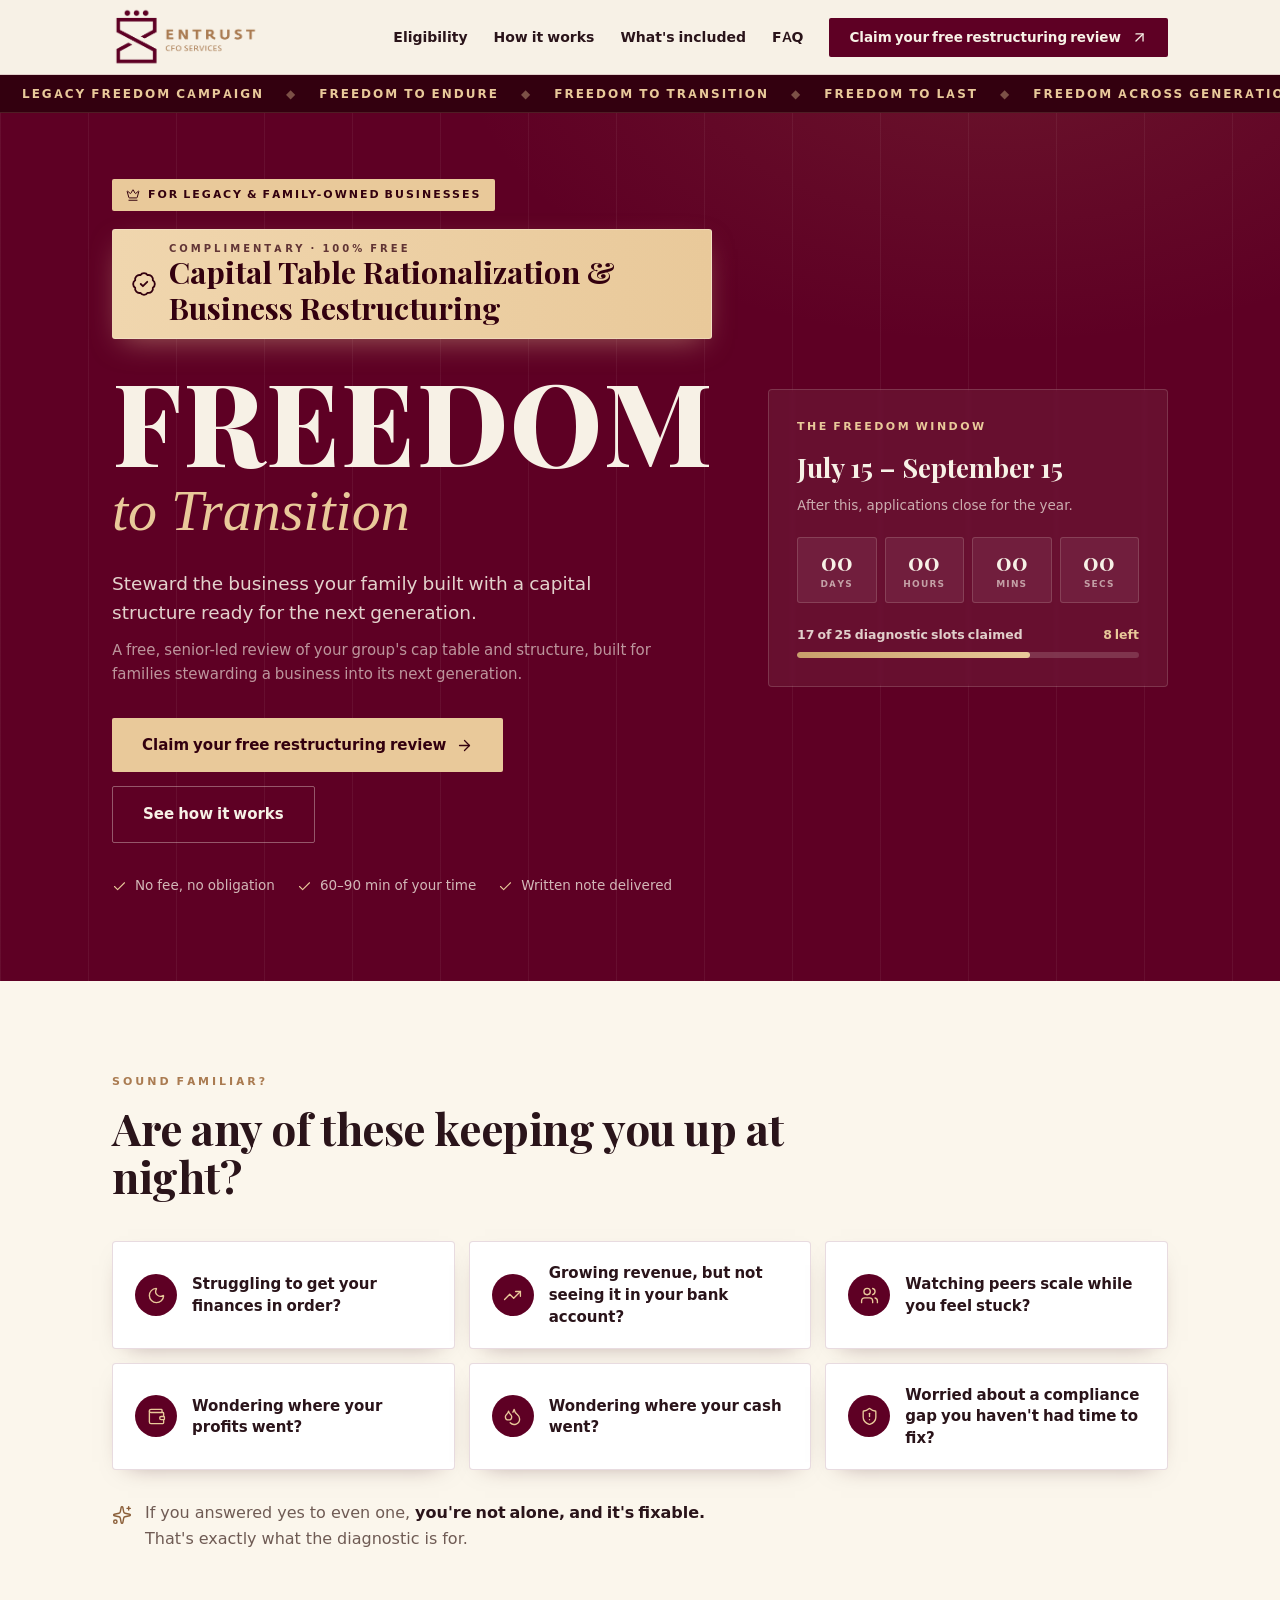
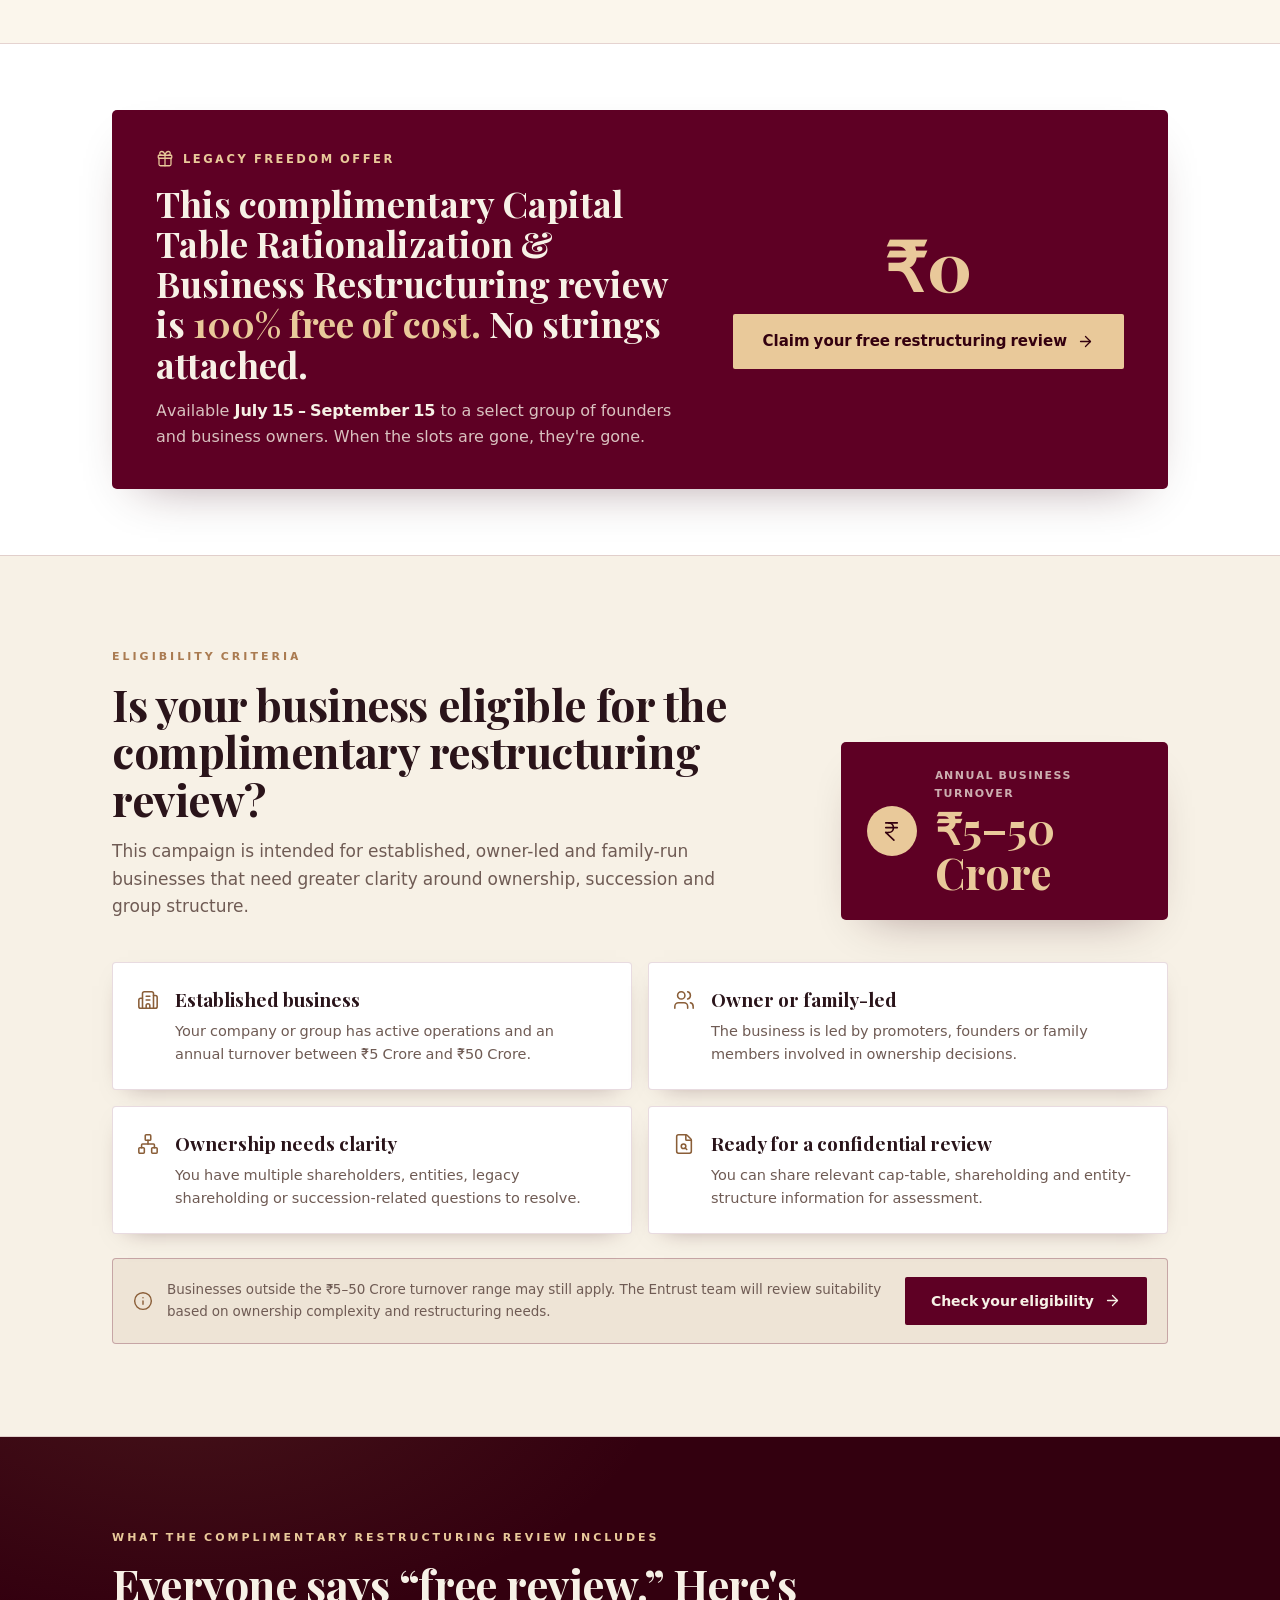
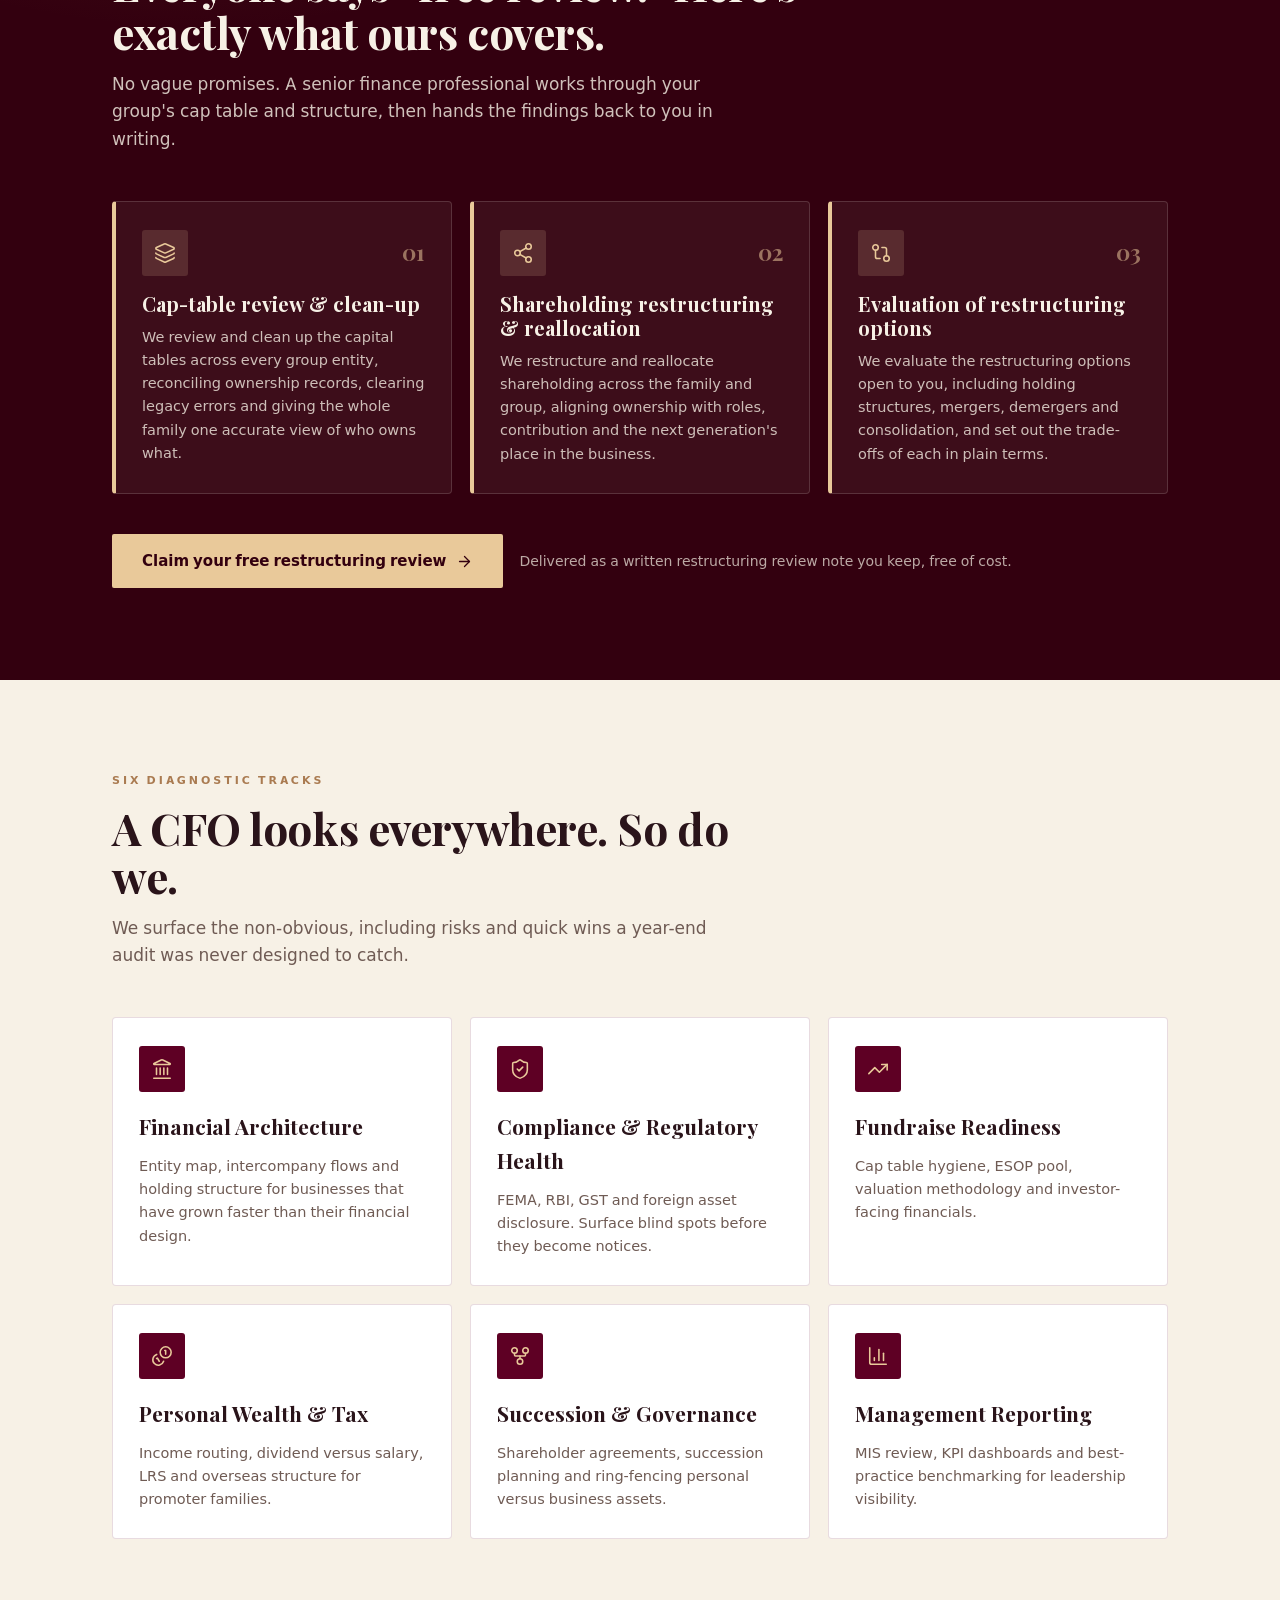
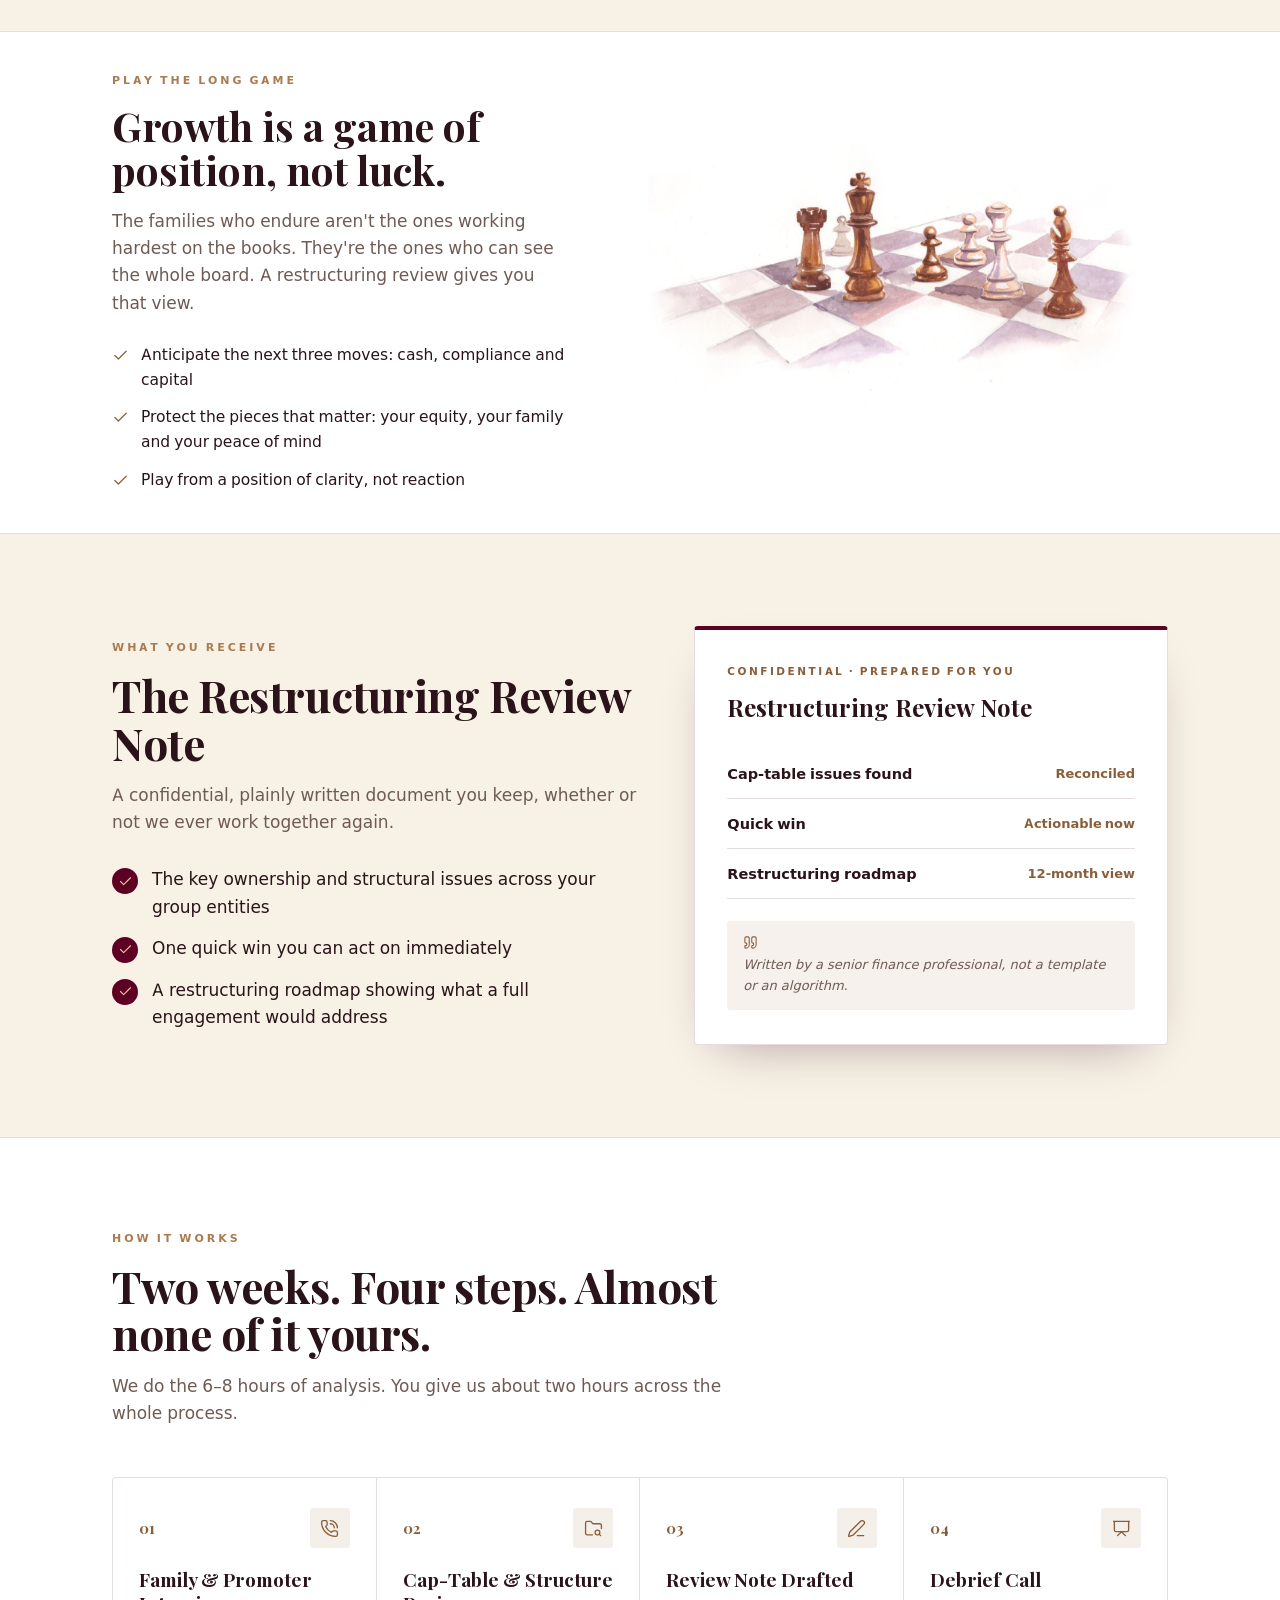
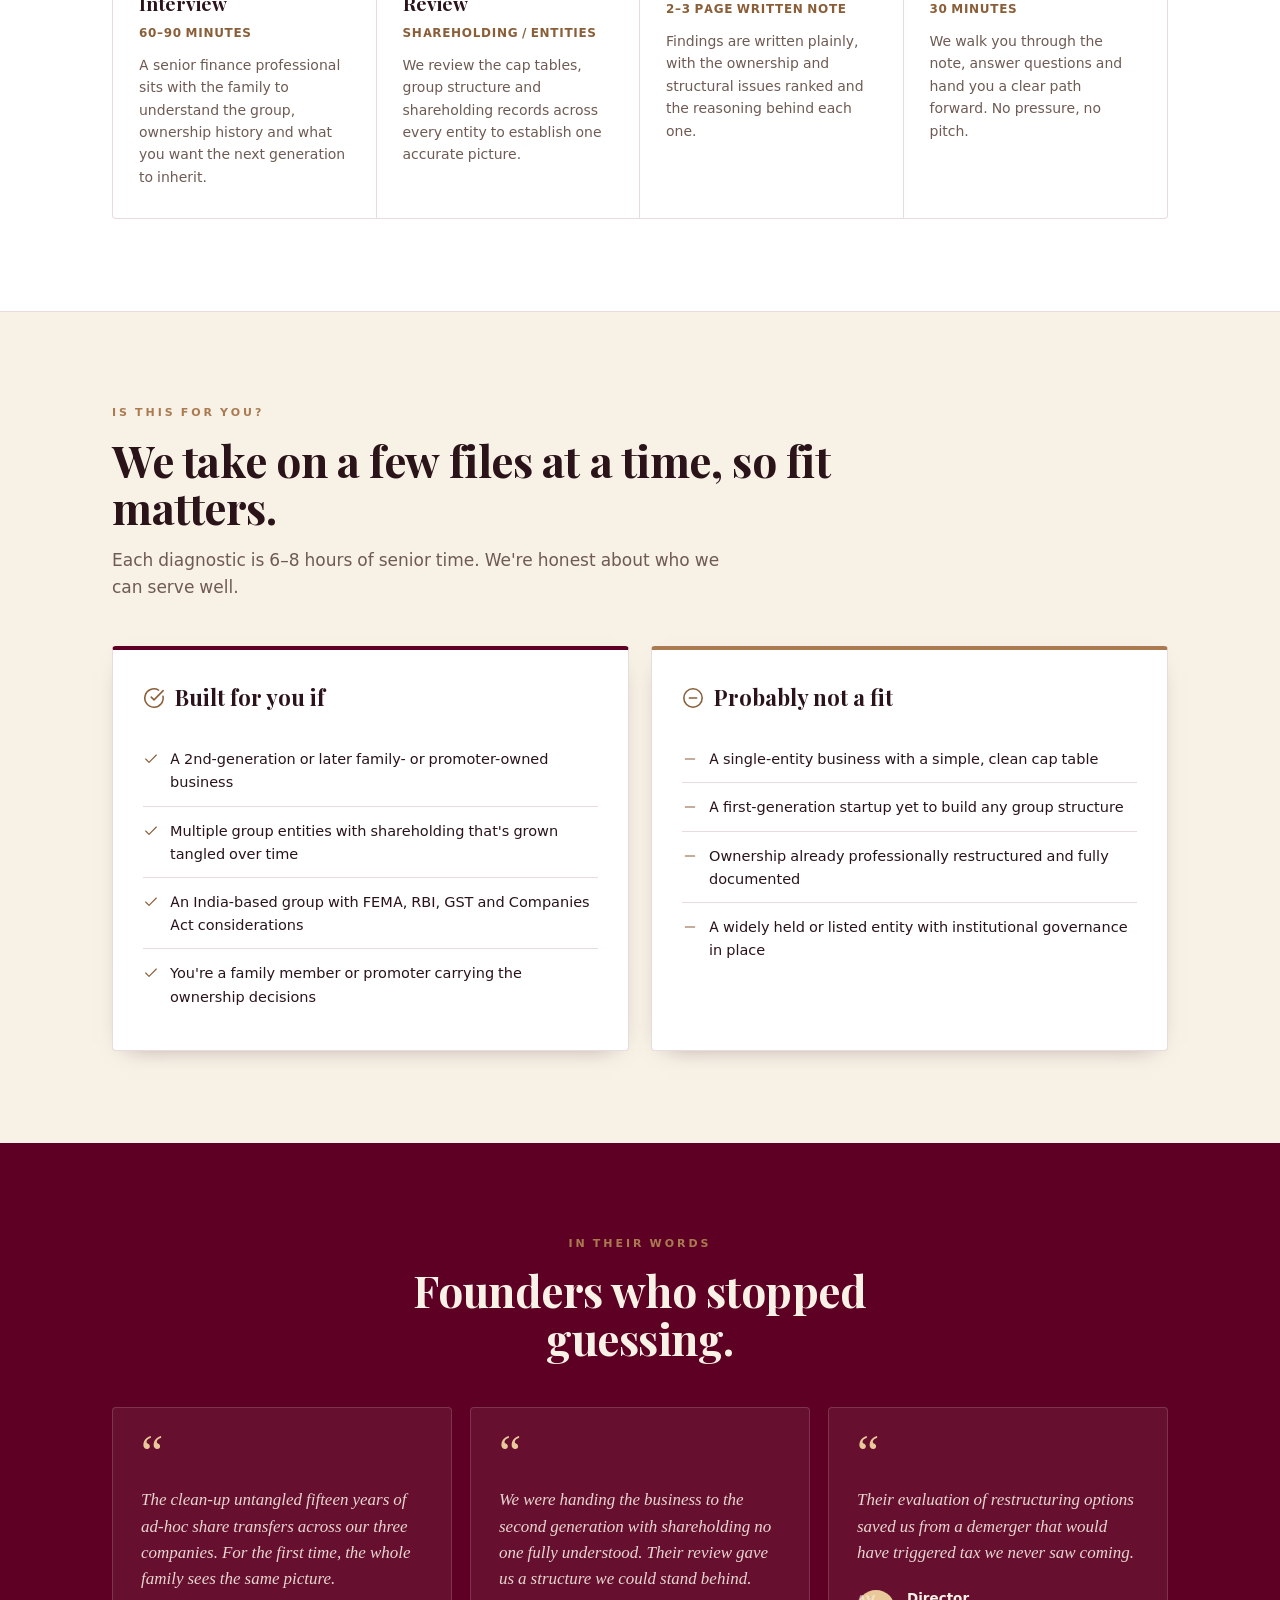
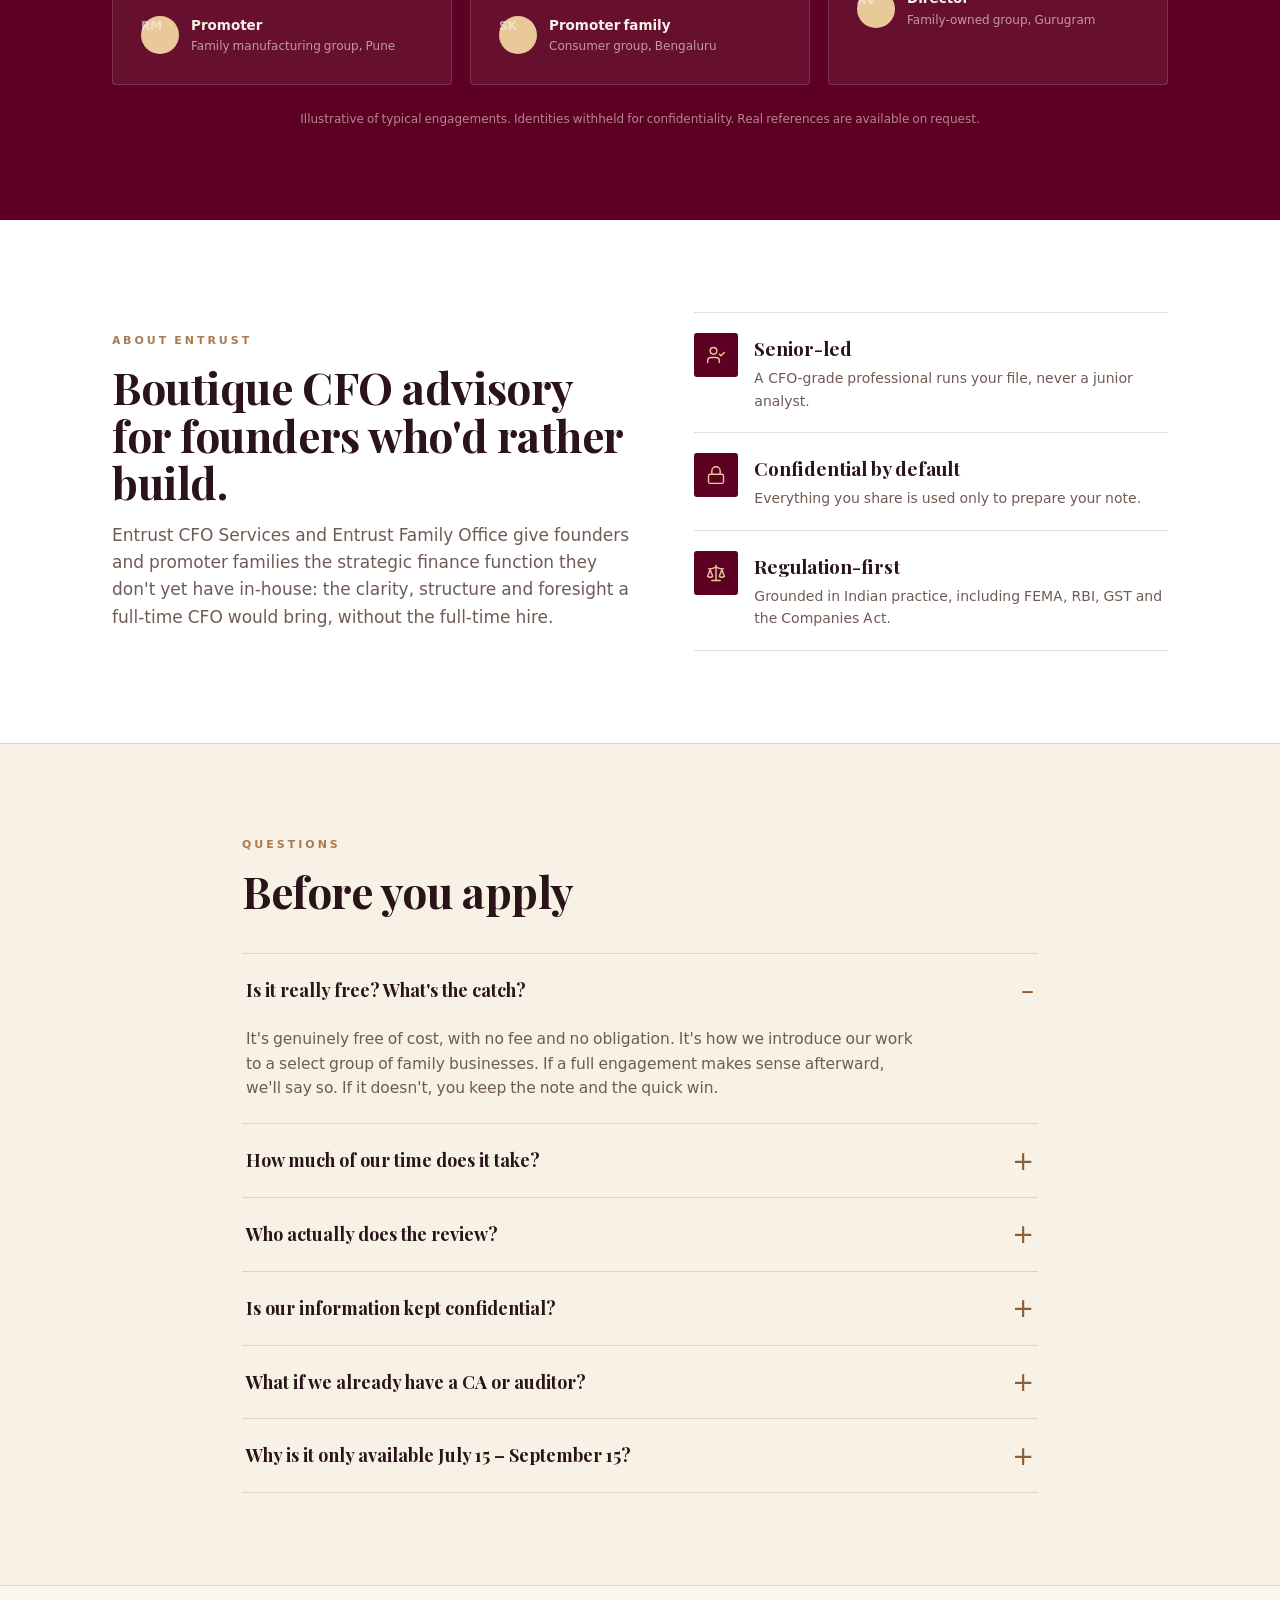
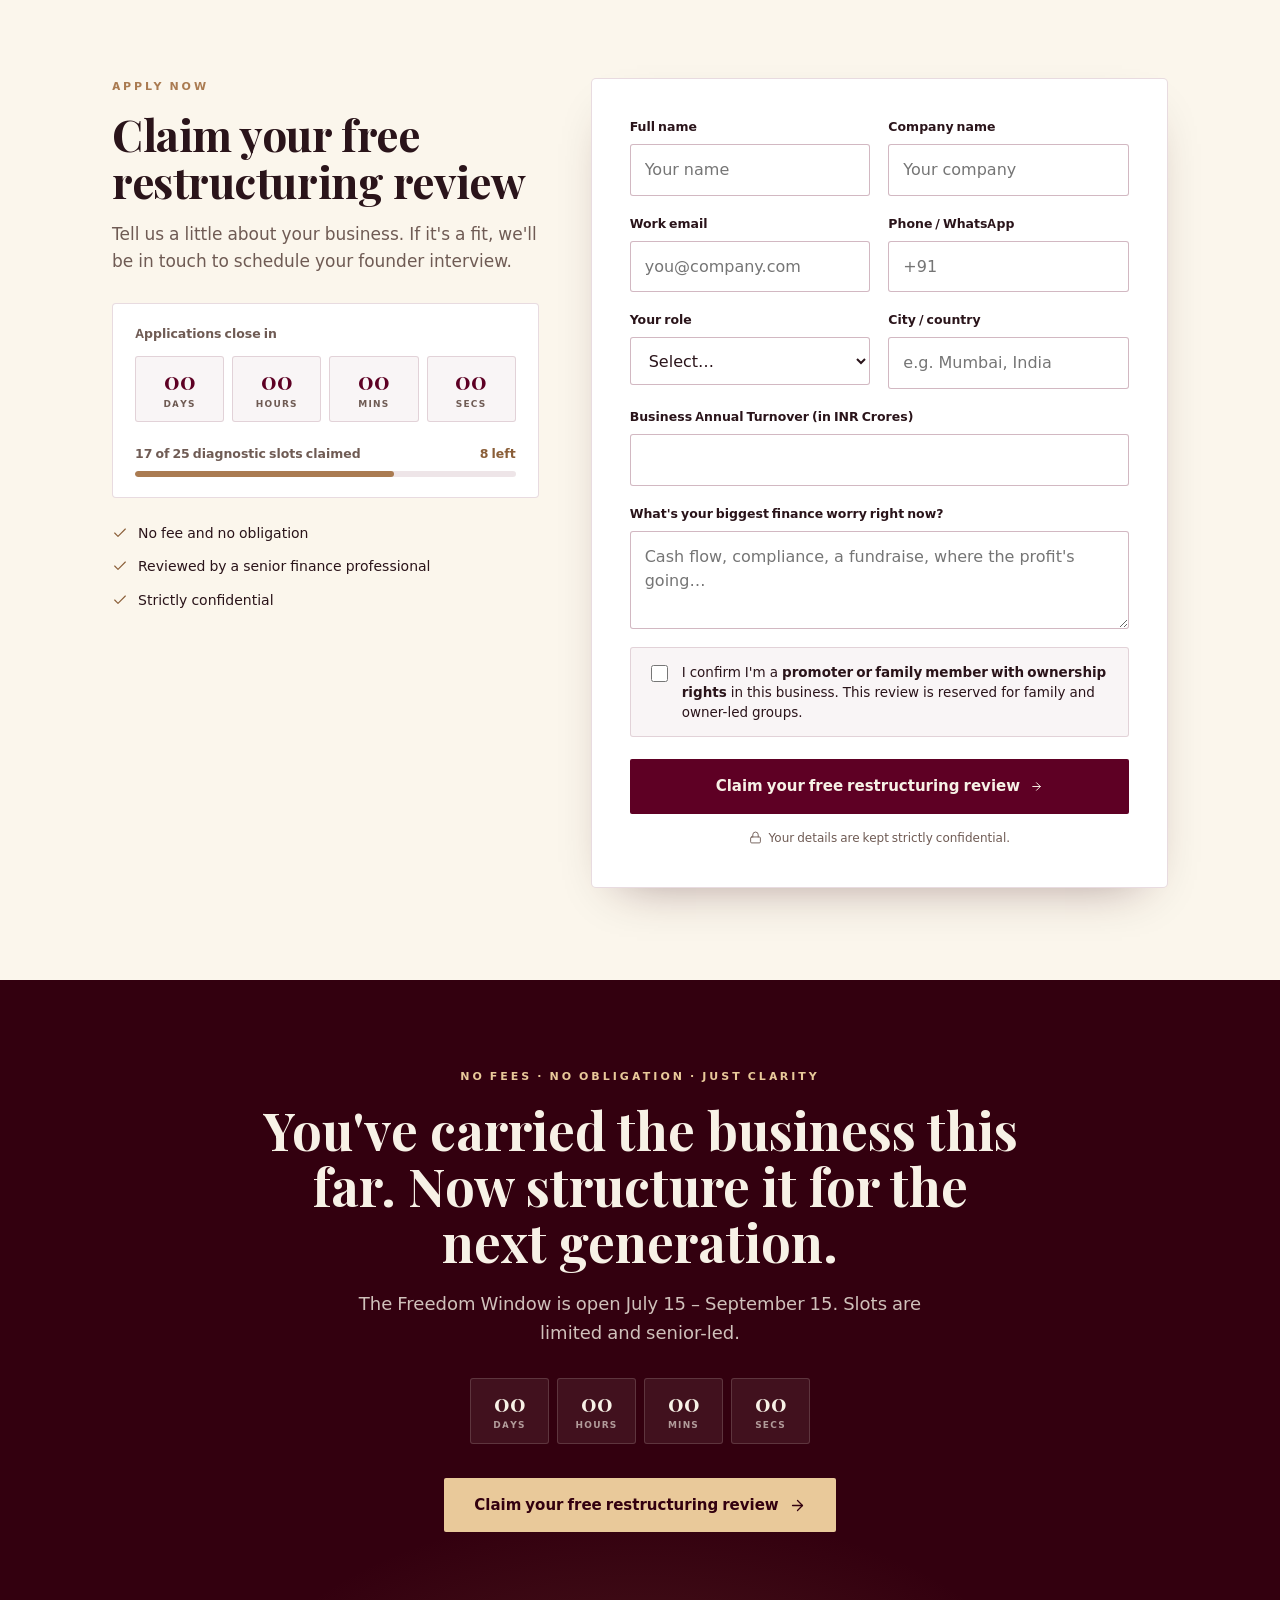
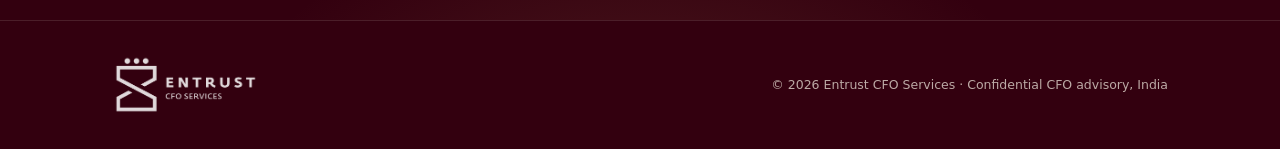
<file: legacy-restructuring-conversion/index.html>
<!DOCTYPE html>
<html lang="en">

<head>
  <meta charset="UTF-8">
  <meta name="viewport" content="width=device-width, initial-scale=1.0">
  <meta name="description"
    content="A complimentary capital table rationalization and business restructuring review for legacy and family-owned businesses.">
  <title>Legacy Restructuring Campaign | Entrust CFO Services</title>
  <link rel="stylesheet" href="styles.css">
  <script src="assets/lucide.js" defer></script>
  <script src="script.js" defer></script>
</head>

<body>
  <nav class="site-nav" aria-label="Main navigation">
    <div class="wrap nav-inner">
      <a href="#top" aria-label="Entrust CFO Services home">
        <img src="assets/entrust-logo.png" class="brand-logo" alt="Entrust CFO Services">
      </a>
      <div class="desktop-nav">
        <a href="#eligibility">Eligibility</a>
        <a href="#how">How it works</a>
        <a href="#included">What's included</a>
        <a href="#faq">FAQ</a>
        <a href="#apply" class="btn btn-maroon btn-small">Claim your free restructuring review <i
            data-lucide="arrow-up-right"></i></a>
      </div>
      <button class="menu-button" id="menuButton" type="button" aria-label="Open menu" aria-expanded="false"
        aria-controls="mobileNav">
        <i data-lucide="menu"></i>
      </button>
    </div>
    <div class="mobile-nav" id="mobileNav" hidden>
      <a href="#eligibility">Eligibility</a>
      <a href="#how">How it works</a>
      <a href="#included">What's included</a>
      <a href="#faq">FAQ</a>
      <a href="#apply" class="btn btn-maroon">Claim your free restructuring review <i
          data-lucide="arrow-up-right"></i></a>
    </div>
  </nav>

  <main id="top">
    <div class="ticker" aria-label="Campaign highlights">
      <div class="ticker-track" id="tickerTrack"></div>
    </div>

    <header class="hero">
      <div class="hero-glow"></div>
      <div class="hero-lines"></div>
      <div class="wrap hero-grid">
        <div class="hero-copy">
          <span class="legacy-pill"><i data-lucide="crown"></i> For legacy &amp; family-owned businesses</span>

          <div class="offer-badge">
            <i data-lucide="badge-check"></i>
            <div>
              <span>Complimentary · 100% free</span>
              <strong>Capital Table Rationalization &amp; Business Restructuring</strong>
            </div>
          </div>

          <div class="freedom-heading serif">
            <div>FREEDOM</div>
            <span id="rotatingWord">to Endure</span>
          </div>

          <p class="hero-lede">Steward the business your family built with a capital structure ready for the next
            generation.</p>
          <p class="hero-support">A free, senior-led review of your group's cap table and structure, built for families
            stewarding a business into its next generation.</p>

          <div class="hero-actions">
            <a href="#apply" class="btn btn-gold btn-large">Claim your free restructuring review <i
                data-lucide="arrow-right"></i></a>
            <a href="#how" class="btn btn-outline-light btn-large">See how it works</a>
          </div>

          <div class="hero-checks">
            <span><i data-lucide="check"></i> No fee, no obligation</span>
            <span><i data-lucide="check"></i> 60–90 min of your time</span>
            <span><i data-lucide="check"></i> Written note delivered</span>
          </div>
        </div>

        <aside class="window-card" aria-label="Campaign availability">
          <p class="window-label">The Freedom Window</p>
          <h2 class="serif">July 15 – September 15</h2>
          <p>After this, applications close for the year.</p>
          <div class="countdown countdown-light" data-countdown></div>
          <div class="spots-row"><span>17 of 25 diagnostic slots claimed</span><strong>8 left</strong></div>
          <div class="progress"><span></span></div>
        </aside>
      </div>
    </header>

    <section class="section pain-section">
      <div class="wrap">
        <div class="section-heading wide">
          <p class="eyebrow">Sound familiar?</p>
          <h2 class="serif">Are any of these keeping you up at night?</h2>
        </div>
        <div class="pain-grid" id="painGrid"></div>
        <div class="pain-note">
          <i data-lucide="sparkles"></i>
          <p>If you answered yes to even one, <strong>you're not alone, and it's fixable.</strong><br>That's exactly
            what the diagnostic is for.</p>
        </div>
      </div>
    </section>

    <section class="section-tight offer-section" style="background-color: #fff;">
      <div class="wrap">
        <div class="offer-panel">
          <div>
            <p class="offer-kicker"><i data-lucide="gift"></i> Legacy Freedom Offer</p>
            <h2 class="serif">This complimentary Capital Table Rationalization &amp; Business Restructuring review is
              <span>100% free of cost.</span> No strings attached.</h2>
            <p>Available <strong>July 15 – September 15</strong> to a select group of founders and business owners. When
              the slots are gone, they're gone.</p>
          </div>
          <div class="offer-price">
            <div class="serif">₹0</div>
            <a href="#apply" class="btn btn-gold btn-large">Claim your free restructuring review <i
                data-lucide="arrow-right"></i></a>
          </div>
        </div>
      </div>
    </section>

    <section class="section eligibility-section" id="eligibility">
      <div class="wrap">
        <div class="eligibility-layout">
          <div class="section-heading wide">
            <p class="eyebrow">Eligibility criteria</p>
            <h2 class="serif">Is your business eligible for the complimentary restructuring review?</h2>
            <p class="section-sub">This campaign is intended for established, owner-led and family-run businesses that
              need greater clarity around ownership, succession and group structure.</p>
          </div>

          <div class="turnover-highlight" aria-label="Annual turnover eligibility">
            <span class="turnover-icon"><i data-lucide="indian-rupee"></i></span>
            <div>
              <span>Annual business turnover</span>
              <strong class="serif">₹5–50 Crore</strong>
            </div>
          </div>
        </div>

        <div class="eligibility-grid">
          <article class="eligibility-card">
            <i data-lucide="building-2"></i>
            <div><strong>Established business</strong>
              <p>Your company or group has active operations and an annual turnover between ₹5 Crore and ₹50 Crore.</p>
            </div>
          </article>
          <article class="eligibility-card">
            <i data-lucide="users"></i>
            <div><strong>Owner or family-led</strong>
              <p>The business is led by promoters, founders or family members involved in ownership decisions.</p>
            </div>
          </article>
          <article class="eligibility-card">
            <i data-lucide="network"></i>
            <div><strong>Ownership needs clarity</strong>
              <p>You have multiple shareholders, entities, legacy shareholding or succession-related questions to
                resolve.</p>
            </div>
          </article>
          <article class="eligibility-card">
            <i data-lucide="file-search"></i>
            <div><strong>Ready for a confidential review</strong>
              <p>You can share relevant cap-table, shareholding and entity-structure information for assessment.</p>
            </div>
          </article>
        </div>

        <div class="eligibility-note">
          <i data-lucide="info"></i>
          <p>Businesses outside the ₹5–50 Crore turnover range may still apply. The Entrust team will review suitability
            based on ownership complexity and restructuring needs.</p>
          <a href="#apply" class="btn btn-maroon">Check your eligibility <i data-lucide="arrow-right"></i></a>
        </div>
      </div>
    </section>

    <section class="section dark-section" id="included">
      <div class="section-glow"></div>
      <div class="wrap relative">
        <div class="section-heading wide">
          <p class="eyebrow light">What the complimentary restructuring review includes</p>
          <h2 class="serif light-text">Everyone says “free review.” Here's exactly what ours covers.</h2>
          <p class="section-sub light-muted">No vague promises. A senior finance professional works through your group's
            cap table and structure, then hands the findings back to you in writing.</p>
        </div>
        <div class="included-grid" id="includedGrid"></div>
        <div class="section-cta-row">
          <a href="#apply" class="btn btn-gold btn-large">Claim your free restructuring review <i
              data-lucide="arrow-right"></i></a>
          <span>Delivered as a written restructuring review note you keep, free of cost.</span>
        </div>
      </div>
    </section>

    <section class="section" id="tracks">
      <div class="wrap">
        <div class="section-heading">
          <p class="eyebrow">Six diagnostic tracks</p>
          <h2 class="serif">A CFO looks everywhere. So do we.</h2>
          <p class="section-sub">We surface the non-obvious, including risks and quick wins a year-end audit was never
            designed to catch.</p>
        </div>
        <div class="tracks-grid" id="tracksGrid"></div>
      </div>
    </section>

    <section class="strategy-section">
      <div class="wrap strategy-grid">
        <div>
          <p class="eyebrow">Play the long game</p>
          <h2 class="serif">Growth is a game of position, not luck.</h2>
          <p class="section-sub">The families who endure aren't the ones working hardest on the books. They're the ones
            who can see the whole board. A restructuring review gives you that view.</p>
          <div class="strategy-points" id="strategyPoints"></div>
        </div>
        <figure>
          <img src="assets/chess-strategy.jpg" alt="Watercolour chess board mid-game">
        </figure>
      </div>
    </section>

    <section class="section">
      <div class="wrap deliverable-grid">
        <div>
          <p class="eyebrow">What you receive</p>
          <h2 class="serif section-title">The Restructuring Review Note</h2>
          <p class="section-sub">A confidential, plainly written document you keep, whether or not we ever work together
            again.</p>
          <div class="receive-list" id="receiveList"></div>
        </div>
        <div class="review-note-card">
          <p class="document-label">Confidential · Prepared for you</p>
          <h3 class="serif">Restructuring Review Note</h3>
          <div id="deliveryRows"></div>
          <blockquote><i data-lucide="quote"></i> Written by a senior finance professional, not a template or an
            algorithm.</blockquote>
        </div>
      </div>
    </section>

    <section class="section how-section" id="how">
      <div class="wrap">
        <div class="section-heading">
          <p class="eyebrow">How it works</p>
          <h2 class="serif">Two weeks. Four steps. Almost none of it yours.</h2>
          <p class="section-sub">We do the 6–8 hours of analysis. You give us about two hours across the whole process.
          </p>
        </div>
        <div class="steps-grid" id="stepsGrid"></div>
      </div>
    </section>

    <section class="section fit-section">
      <div class="wrap">
        <div class="section-heading wide">
          <p class="eyebrow">Is this for you?</p>
          <h2 class="serif">We take on a few files at a time, so fit matters.</h2>
          <p class="section-sub">Each diagnostic is 6–8 hours of senior time. We're honest about who we can serve well.
          </p>
        </div>
        <div class="fit-grid">
          <div class="fit-card positive">
            <h3 class="serif"><i data-lucide="circle-check-big"></i> Built for you if</h3>
            <div id="fitYes"></div>
          </div>
          <div class="fit-card neutral">
            <h3 class="serif"><i data-lucide="circle-minus"></i> Probably not a fit</h3>
            <div id="fitNo"></div>
          </div>
        </div>
      </div>
    </section>

    <section class="section testimonials-section">
      <div class="wrap">
        <div class="section-heading center">
          <p class="eyebrow">In their words</p>
          <h2 class="serif">Founders who stopped guessing.</h2>
        </div>
        <div class="testimonials-grid" id="testimonialsGrid"></div>
        <p class="testimonial-disclaimer">Illustrative of typical engagements. Identities withheld for confidentiality.
          Real references are available on request.</p>
      </div>
    </section>

    <section class="section about-section">
      <div class="wrap about-grid">
        <div>
          <p class="eyebrow">About Entrust</p>
          <h2 class="serif section-title">Boutique CFO advisory for founders who'd rather build.</h2>
          <p class="section-sub">Entrust CFO Services and Entrust Family Office give founders and promoter families the
            strategic finance function they don't yet have in-house: the clarity, structure and foresight a full-time
            CFO would bring, without the full-time hire.</p>
        </div>
        <div class="about-stats" id="aboutStats"></div>
      </div>
    </section>

    <section class="section faq-section" id="faq">
      <div class="wrap wrap-narrow">
        <div class="section-heading">
          <p class="eyebrow">Questions</p>
          <h2 class="serif">Before you apply</h2>
        </div>
        <div class="faq-list" id="faqList"></div>
      </div>
    </section>

    <section class="section apply-section" id="apply">
      <div class="wrap apply-grid">
        <aside class="apply-side">
          <p class="eyebrow">Apply now</p>
          <h2 class="serif section-title">Claim your free restructuring review</h2>
          <p class="section-sub">Tell us a little about your business. If it's a fit, we'll be in touch to schedule your
            founder interview.</p>
          <div class="apply-countdown-card">
            <p>Applications close in</p>
            <div class="countdown" data-countdown></div>
            <div class="spots-row dark"><span>17 of 25 diagnostic slots claimed</span><strong>8 left</strong></div>
            <div class="progress light-progress"><span></span></div>
          </div>
          <div class="promise-list">
            <span><i data-lucide="check"></i> No fee and no obligation</span>
            <span><i data-lucide="check"></i> Reviewed by a senior finance professional</span>
            <span><i data-lucide="check"></i> Strictly confidential</span>
          </div>
        </aside>

        <div class="form-card">
          <div class="success-state" id="successState" hidden>
            <div class="success-icon"><i data-lucide="check"></i></div>
            <h3 class="serif">Application received</h3>
            <p>Thank you. If your business is a fit for this round, a member of the Entrust team will reach out within 2
              business days to schedule your founder interview.</p>
            <button class="btn btn-ghost" type="button" id="submitAnother">Submit another</button>
          </div>

          <form class="application-form" id="applicationForm" novalidate>
            <label><span>Full name</span><input type="text" name="fullName" placeholder="Your name" required></label>
            <label><span>Company name</span><input type="text" name="company" placeholder="Your company"
                required></label>
            <label><span>Work email</span><input type="email" name="email" placeholder="you@company.com"
                required></label>
            <label><span>Phone / WhatsApp</span><input type="tel" name="phone" placeholder="+91 " required></label>
            <label><span>Your role</span>
              <select name="role" id="roleSelect" required>
                <option value="">Select…</option>
                <option>Promoter / Owner</option>
                <option>2nd-generation family member</option>
                <option>Family member (non-executive)</option>
                <option>Hired CEO / Management</option>
                <option>Other</option>
              </select>
            </label>
            <label><span>City / country</span><input type="text" name="city" placeholder="e.g. Mumbai, India"
                required></label>
            <label class="full-field"><span class="u-179">Business Annual Turnover (in INR Crores)</span>
              <input name="city" min="5" required="">
            </label>
            <div class="role-notice" id="roleNotice" hidden><i data-lucide="info"></i><span>This diagnostic is designed
                for founders and promoters running finance themselves. You're welcome to apply, but priority goes to
                owner-led businesses without a dedicated finance function.</span></div>
            <label class="full-field"><span>What's your biggest finance worry right now?</span><textarea name="worry"
                rows="3" placeholder="Cash flow, compliance, a fundraise, where the profit's going…"></textarea></label>
            <label class="attestation full-field"><input type="checkbox" name="attest" required><span>I confirm I'm a
                <strong>promoter or family member with ownership rights</strong> in this business. This review is
                reserved for family and owner-led groups.</span></label>
            <div class="form-submit full-field">
              <button class="btn btn-primary btn-large" type="submit">Claim your free restructuring review <i
                  data-lucide="arrow-right"></i></button>
              <p><i data-lucide="lock"></i> Your details are kept strictly confidential.</p>
            </div>
          </form>
        </div>
      </div>
    </section>

    <section class="closing-section">
      <div class="closing-glow"></div>
      <div class="wrap closing-content">
        <p class="eyebrow light">No fees · No obligation · Just clarity</p>
        <h2 class="serif">You've carried the business this far. Now structure it for the next generation.</h2>
        <p>The Freedom Window is open July 15 – September 15. Slots are limited and senior-led.</p>
        <div class="countdown countdown-light centered" data-countdown></div>
        <a href="#apply" class="btn btn-gold btn-large">Claim your free restructuring review <i
            data-lucide="arrow-right"></i></a>
      </div>
    </section>
  </main>

  <footer class="site-footer">
    <div class="wrap footer-inner">
      <img src="assets/entrust-logo.png" alt="Entrust CFO Services">
      <p>© 2026 Entrust CFO Services · Confidential CFO advisory, India</p>
    </div>
  </footer>
</body>

</html>
</file>
<file: Free-cfo-diagnostic/styles.css>
*, *::before, *::after { box-sizing: border-box; }
  :root {
    --maroon: #5E0024; --maroon-700: #48001B; --maroon-900: #33000F;
    --accent: #AA7B51; --accent-deep: #8A5E38;
    --ink: #2A141A; --muted: #6F5B54; --cream: #F7F1E6; --cream-2: #FBF6EC;
    --panel: #FFFFFF; --line: rgba(94,0,36,0.14); --line-strong: rgba(94,0,36,0.28);
    --shadow: 0 20px 50px -28px rgba(51,0,15,0.45); --shadow-sm: 0 8px 24px -16px rgba(51,0,15,0.5);
  }
  html { scroll-behavior: smooth; }
  body { margin: 0; font-family: 'Inter', system-ui, sans-serif; background: var(--cream); color: var(--ink); -webkit-font-smoothing: antialiased; line-height: 1.6; }
  a { color: var(--accent-deep); text-decoration: none; }
  a:hover { color: var(--maroon); }
  ::selection { background: rgba(170,123,81,0.28); }
  .serif { font-family: 'Playfair Display', Georgia, serif; }
  .lucide { width: 1em; height: 1em; stroke-width: 1.6; display: inline-block; vertical-align: middle; }
  .wrap { width: 100%; max-width: 1120px; margin: 0 auto; padding: 0 32px; }
  .wrap-narrow { max-width: 860px; }
  .eyebrow { font-size: 11px; font-weight: 700; letter-spacing: 3px; text-transform: uppercase; color: var(--accent); margin: 0; }
  .btn { display: inline-flex; align-items: center; gap: 10px; cursor: pointer; font-family: 'Inter', sans-serif; font-size: 14px; font-weight: 600; letter-spacing: 0.3px; padding: 15px 26px; border: none; border-radius: 2px; transition: all .18s ease; text-align: left; }
  .btn .lucide { width: 17px; height: 17px; }
  .btn-primary { background: var(--accent); color: #fff; box-shadow: var(--shadow-sm); }
  .btn-primary:hover { background: var(--accent-deep); color: #fff; transform: translateY(-1px); }
  .btn-maroon { background: var(--maroon); color: #F7F1E6; }
  .btn-maroon:hover { background: var(--maroon-700); color: #fff; transform: translateY(-1px); }
  .btn-gold { background: #E9C99A; color: var(--maroon-900); }
  .btn-gold:hover { background: #F0D6AE; color: var(--maroon-900); transform: translateY(-1px); }
  .btn-ghost { background: transparent; color: var(--maroon); border: 1.5px solid var(--line-strong); }
  .btn-ghost:hover { border-color: var(--maroon); background: rgba(94,0,36,0.04); }
  .btn-lg { padding: 18px 32px; font-size: 15px; }
  :focus-visible { outline: 2px solid var(--accent); outline-offset: 3px; }
  .section { padding: 92px 0; }
  .section-tight { padding: 66px 0; }
  h1,h2,h3,h4 { margin: 0; font-weight: 700; letter-spacing: -0.01em; }
  .sec-head { max-width: 640px; }
  .sec-title { font-size: clamp(30px, 4vw, 44px); line-height: 1.08; color: var(--ink); margin: 14px 0 0; }
  .sec-sub { font-size: 17px; color: var(--muted); margin: 16px 0 0; max-width: 560px; }
  .nav-link { font-size: 14px; font-weight: 500; color: var(--ink); }
  .nav-link:hover { color: var(--maroon); }
  .track-card { transition: all .18s ease; }
  .track-card:hover { border-color: var(--line-strong); transform: translateY(-3px); box-shadow: var(--shadow-sm); }
  .inc-card:hover { border-color: var(--line-strong); transform: translateY(-3px); box-shadow: var(--shadow-sm); }
  .drow:last-child { border-bottom: none !important; }
  .about-row:last-child { border-bottom: none !important; }
  .hamburger { display: none; align-items: center; justify-content: center; width: 42px; height: 42px; border: 1px solid var(--line-strong); border-radius: 3px; background: transparent; color: var(--maroon); cursor: pointer; }
  .hamburger .lucide { width: 22px; height: 22px; }
  @keyframes tickerScroll { from { transform: translateX(0); } to { transform: translateX(-50%); } }
  .ticker-track { animation: tickerScroll 34s linear infinite; }
  @media (prefers-reduced-motion: reduce) { .ticker-track { animation: none; } }
  @media (max-width: 900px) {
    .hero-grid { grid-template-columns: 1fr !important; gap: 38px !important; padding: 52px 22px 66px !important; }
    .strat-grid { grid-template-columns: 1fr !important; gap: 30px !important; padding: 44px 22px !important; }
    .deliv-grid { grid-template-columns: 1fr !important; gap: 40px !important; }
    .apply-grid { grid-template-columns: 1fr !important; gap: 38px !important; }
    .apply-side { position: static !important; }
    .about-grid { grid-template-columns: 1fr !important; gap: 38px !important; }
    .offer-grid { grid-template-columns: 1fr !important; gap: 26px !important; padding: 34px 30px !important; }
    .offer-price { text-align: left !important; }
    .nav-links { display: none !important; }
    .hamburger { display: inline-flex !important; }
  }
  @media (max-width: 720px) { .wrap { padding: 0 20px; } .section { padding: 62px 0; } .section-tight { padding: 48px 0; } }
  @media (max-width: 560px) { .form-grid { grid-template-columns: 1fr !important; } }

/* Extracted component presentation rules */
/* .u-001 { overflow-x: hidden; } */
.u-002 { position: sticky; top: 0; z-index: 50; background: rgba(247,241,230,0.9); backdrop-filter: blur(10px); border-bottom: 1px solid var(--line); }
.u-003 { display: flex; align-items: center; justify-content: space-between; height: 74px; }
.u-004 { height: 60px; width: auto; }
.u-005 { display: flex; align-items: center; gap: 26px; }
.u-006 { padding: 11px 20px; font-size: 13.5px; }
.u-007 { border-top: 1px solid var(--line); background: var(--cream-2); padding: 14px 20px 20px; display: flex; flex-direction: column; gap: 4px; }
.u-008 { padding: 12px 4px; border-bottom: 1px solid var(--line); }
.u-009 { justify-content: center; margin-top: 12px; }
.u-010 { background: var(--maroon-900); color: #E9C99A; overflow: hidden; border-bottom: 1px solid rgba(233,201,154,0.15); }
.u-011 { display: flex; white-space: nowrap; padding: 9px 0; }
.u-012 { display: inline-flex; align-items: center; font-size: 12px; font-weight: 600; letter-spacing: 2px; text-transform: uppercase; }
.u-013 { padding: 0 22px; }
.u-014 { opacity: 0.4; }
.u-015 { position: relative; background: var(--maroon); color: #F7F1E6; overflow: hidden; }
.u-016 { position: absolute; inset: 0; opacity: 0.5; background: radial-gradient(900px 500px at 78% -8%, rgba(170,123,81,0.32), transparent 60%); }
.u-017 { position: absolute; inset: 0; opacity: 0.06; background-image: repeating-linear-gradient(90deg,#F7F1E6 0 1px,transparent 1px 88px); }
.u-018 { position: relative; padding: 66px 32px 84px; display: grid; grid-template-columns: minmax(0,1.2fr) minmax(0,0.8fr); gap: 56px; align-items: center; }
.u-019 { display: flex; flex-wrap: wrap; gap: 10px; margin-bottom: 18px; }
.u-020 { display: inline-flex; align-items: center; gap: 8px; padding: 7px 14px; background: #E9C99A; color: var(--maroon-900); border-radius: 2px; font-size: 11px; font-weight: 800; letter-spacing: 2px; text-transform: uppercase; }
.u-021 { width: 14px; height: 14px; }
.u-022 { display: inline-flex; align-items: center; gap: 12px; margin-bottom: 26px; padding: 13px 22px 13px 18px; background: linear-gradient(90deg, #F0D6AE, #E9C99A); color: var(--maroon-900); border-radius: 3px; box-shadow: 0 10px 30px -10px rgba(233,201,154,0.5); border: 1px solid rgba(247,241,230,0.35); }
.u-023 { width: 26px; height: 26px; stroke-width: 2; }
.u-024 { display: flex; flex-direction: column; line-height: 1.15; }
.u-025 { font-size: 10px; font-weight: 700; letter-spacing: 3px; text-transform: uppercase; opacity: 0.75; }
.u-026 { font-size: clamp(19px, 2.4vw, 35px); font-weight: 800; letter-spacing: -0.01em; }
.u-027 { line-height: 0.92; }
.u-028 { font-size: clamp(48px,9vw,120px); font-weight: 800; letter-spacing: 0.01em; color: #F7F1E6; }
.u-029 { font-size: clamp(28px,4.6vw,58px); font-weight: 500; font-style: italic; color: #E9C99A; margin-top: 6px; }
.u-030 { font-size: 18.5px; line-height: 1.65; color: rgba(247,241,230,0.85); margin: 26px 0 0; max-width: 520px; }
.u-031 { font-size: 15px; line-height: 1.6; color: rgba(247,241,230,0.6); margin: 10px 0 0; max-width: 520px; }
.u-032 { display: flex; flex-wrap: wrap; gap: 14px; margin-top: 32px; }
.u-033 { color: #F7F1E6; border-color: rgba(247,241,230,0.35); }
.u-034 { display: flex; align-items: center; gap: 22px; margin-top: 32px; flex-wrap: wrap; font-size: 13.5px; color: rgba(247,241,230,0.75); }
.u-035 { display: inline-flex; align-items: center; gap: 8px; }
.u-036 { color: #E9C99A; width: 15px; height: 15px; }
.u-037 { background: rgba(247,241,230,0.06); border: 1px solid rgba(247,241,230,0.16); border-radius: 4px; padding: 28px; backdrop-filter: blur(2px); }
.u-038 { font-size: 11px; font-weight: 700; letter-spacing: 2.5px; text-transform: uppercase; color: #E9C99A; }
.u-039 { font-size: 27px; font-weight: 700; margin: 10px 0 6px; color: #F7F1E6; }
.u-040 { font-size: 13.5px; color: rgba(247,241,230,0.7); margin: 0 0 20px; }
.u-041 { margin-bottom: 22px; }
.u-042 { display: flex; justify-content: space-between; font-size: 12.5px; font-weight: 600; color: rgba(247,241,230,0.85); margin-bottom: 7px; }
.u-043 { color: #E9C99A; }
.u-044 { height: 6px; border-radius: 20px; background: rgba(247,241,230,0.16); overflow: hidden; }
.u-045 { width: 68%; height: 100%; border-radius: 20px; background: linear-gradient(90deg,#C9A06B,#E9C99A); }
.u-046 { background: var(--cream-2); border-bottom: 1px solid var(--line); }
.u-047 { max-width: 720px; }
.u-048 { display: grid; grid-template-columns: repeat(auto-fit,minmax(min(100%,300px),1fr)); margin-top: 44px; border: 1px solid var(--line); border-radius: 4px; overflow: hidden; background: var(--panel); }
.u-049 { display: flex; gap: 16px; padding: 26px 28px; border-right: 1px solid var(--line); border-bottom: 1px solid var(--line); }
.u-050 { flex-shrink: 0; width: 42px; height: 42px; border-radius: 3px; display: flex; align-items: center; justify-content: center; background: rgba(170,123,81,0.12); color: var(--accent-deep); }
.u-051 { width: 20px; height: 20px; }
.u-052 { margin: 0; font-size: 16.5px; font-weight: 500; color: var(--ink); align-self: center; line-height: 1.4; }
.u-053 { font-size: 19px; color: var(--ink); margin: 36px 0 0; max-width: 640px; line-height: 1.55; }
.u-054 { color: var(--maroon); }
.u-055 { background: var(--maroon); border-radius: 5px; padding: 40px 44px; color: #F7F1E6; display: grid; grid-template-columns: 1fr auto; gap: 32px; align-items: center; box-shadow: var(--shadow); }
.u-056 { display: inline-flex; align-items: center; gap: 9px; margin-bottom: 14px; }
.u-057 { color: #E9C99A; width: 18px; height: 18px; }
.u-058 { font-size: 11.5px; font-weight: 700; letter-spacing: 2.5px; text-transform: uppercase; color: #E9C99A; }
.u-059 { font-size: clamp(26px,3.4vw,36px); line-height: 1.12; font-weight: 700; margin: 0; }
.u-060 { font-size: 16px; color: rgba(247,241,230,0.8); margin: 14px 0 0; max-width: 620px; }
.u-061 { color: #F7F1E6; }
.u-062 { text-align: center; }
.u-063 { font-size: 68px; font-weight: 800; line-height: 1; color: #E9C99A; }
.u-064 { margin-top: 16px; }
.u-065 { background: var(--maroon-900); color: #F7F1E6; position: relative; overflow: hidden; }
.u-066 { position: absolute; inset: 0; opacity: 0.4; background: radial-gradient(800px 460px at 15% -10%, rgba(170,123,81,0.4), transparent 60%); }
.u-067 { position: relative; }
.u-068 { max-width: 760px; }
.u-069 { color: rgba(247,241,230,0.8); max-width: 620px; }
.u-070 { display: grid; grid-template-columns: repeat(auto-fit,minmax(min(100%,320px),1fr)); gap: 18px; margin-top: 48px; }
.u-071 { background: rgba(247,241,230,0.05); border: 1px solid rgba(247,241,230,0.16); border-left: 4px solid #E9C99A; border-radius: 4px; padding: 28px 26px; transition: all .18s ease; }
.u-072 { display: flex; align-items: center; justify-content: space-between; margin-bottom: 16px; }
.u-073 { width: 46px; height: 46px; border-radius: 3px; background: rgba(233,201,154,0.16); color: #E9C99A; display: flex; align-items: center; justify-content: center; }
.u-074 { width: 22px; height: 22px; }
.u-075 { font-size: 22px; font-weight: 700; color: rgba(233,201,154,0.55); }
.u-076 { font-size: 20px; font-weight: 700; color: #F7F1E6; margin-bottom: 9px; line-height: 1.2; }
.u-077 { margin: 0; font-size: 14.5px; color: rgba(247,241,230,0.78); line-height: 1.6; }
.u-078 { margin-top: 40px; display: flex; flex-wrap: wrap; gap: 16px; align-items: center; }
.u-079 { font-size: 14px; color: rgba(247,241,230,0.7); }
.u-080 { display: grid; grid-template-columns: repeat(auto-fit,minmax(min(100%,320px),1fr)); gap: 20px; margin-top: 48px; }
.u-081 { background: var(--panel); border: 1px solid var(--line); border-radius: 4px; padding: 28px 26px; }
.u-082 { width: 46px; height: 46px; border-radius: 3px; background: var(--maroon); color: #E9C99A; display: flex; align-items: center; justify-content: center; margin-bottom: 18px; }
.u-083 { font-size: 21px; font-weight: 700; color: var(--ink); margin-bottom: 10px; }
.u-084 { margin: 0; font-size: 14.5px; color: var(--muted); line-height: 1.6; }
.u-085 { background: var(--panel); border-top: 1px solid var(--line); border-bottom: 1px solid var(--line); }
.u-086 { display: grid; grid-template-columns: minmax(0,0.9fr) minmax(0,1.1fr); gap: 40px; align-items: center; padding: 40px 32px; }
.u-087 { font-size: clamp(28px,3.6vw,40px); }
.u-088 { margin-top: 26px; display: flex; flex-direction: column; gap: 13px; }
.u-089 { display: flex; gap: 12px; align-items: flex-start; }
.u-090 { width: 17px; height: 17px; color: var(--accent-deep); flex-shrink: 0; margin-top: 3px; }
.u-091 { font-size: 15.5px; color: var(--ink); line-height: 1.5; }
.u-092 { margin: 0; }
.u-093 { width: 100%; height: auto; display: block; mix-blend-mode: multiply; }
.u-094 { display: grid; grid-template-columns: minmax(0,1fr) minmax(0,0.9fr); gap: 56px; align-items: center; }
.u-095 { margin-top: 30px; display: flex; flex-direction: column; gap: 14px; }
.u-096 { display: flex; gap: 14px; align-items: flex-start; }
.u-097 { flex-shrink: 0; width: 26px; height: 26px; border-radius: 20px; background: var(--maroon); color: #E9C99A; display: flex; align-items: center; justify-content: center; margin-top: 2px; }
.u-098 { width: 15px; height: 15px; }
.u-099 { margin: 0; font-size: 17px; color: var(--ink); line-height: 1.5; }
.u-100 { background: var(--panel); border: 1px solid var(--line); border-top: 4px solid var(--maroon); border-radius: 4px; padding: 34px 32px; box-shadow: var(--shadow); }
.u-101 { font-size: 10.5px; font-weight: 700; letter-spacing: 2.5px; text-transform: uppercase; color: var(--accent-deep); }
.u-102 { font-size: 24px; font-weight: 700; color: var(--ink); margin: 8px 0 22px; }
.u-103 { display: flex; justify-content: space-between; align-items: center; padding: 13px 0; border-bottom: 1px solid var(--line); }
.u-104 { font-size: 14.5px; color: var(--ink); font-weight: 500; }
.u-105 { font-size: 13px; font-weight: 600; color: var(--accent-deep); }
.u-106 { margin-top: 22px; padding: 14px 16px; background: rgba(170,123,81,0.1); border-radius: 3px; font-size: 13px; color: var(--ink); line-height: 1.5; }
.u-107 { width: 15px; height: 15px; color: var(--accent-deep); margin-bottom: 4px; }
.u-108 { font-style: italic; color: var(--muted); }
.u-109 { background: var(--panel); border-top: 1px solid var(--line); border-bottom: 1px solid var(--line); }
.u-110 { display: grid; grid-template-columns: repeat(auto-fit,minmax(min(100%,230px),1fr)); margin-top: 50px; border: 1px solid var(--line); border-radius: 4px; overflow: hidden; background: var(--panel); }
.u-111 { padding: 30px 26px; border-right: 1px solid var(--line); border-bottom: 1px solid var(--line); }
.u-112 { display: flex; align-items: center; justify-content: space-between; margin-bottom: 20px; }
.u-113 { font-size: 15px; font-weight: 700; color: var(--accent-deep); }
.u-114 { width: 40px; height: 40px; border-radius: 3px; background: rgba(170,123,81,0.12); color: var(--accent-deep); display: flex; align-items: center; justify-content: center; }
.u-115 { width: 19px; height: 19px; }
.u-116 { font-size: 19px; font-weight: 700; color: var(--ink); margin-bottom: 5px; }
.u-117 { font-size: 12px; font-weight: 600; color: var(--accent-deep); text-transform: uppercase; margin-bottom: 12px; }
.u-118 { margin: 0; font-size: 14px; color: var(--muted); line-height: 1.6; }
.u-119 { max-width: 680px; }
.u-120 { display: grid; grid-template-columns: repeat(auto-fit,minmax(min(100%,320px),1fr)); gap: 22px; margin-top: 46px; }
.u-121 { background: var(--panel); border: 1px solid var(--line); border-top: 4px solid var(--maroon); border-radius: 4px; padding: 30px 30px 34px; }
.u-122 { display: flex; align-items: center; gap: 11px; margin-bottom: 22px; }
.u-123 { width: 38px; height: 38px; border-radius: 3px; background: var(--maroon); color: #fff; display: flex; align-items: center; justify-content: center; }
.u-124 { font-size: 22px; font-weight: 700; color: var(--ink); }
.u-125 { display: flex; flex-direction: column; gap: 15px; }
.u-126 { width: 17px; height: 17px; color: var(--maroon); flex-shrink: 0; margin-top: 3px; }
.u-127 { font-size: 15px; color: var(--ink); line-height: 1.5; }
.u-128 { background: var(--panel); border: 1px solid var(--line); border-top: 4px solid var(--accent-deep); border-radius: 4px; padding: 30px 30px 34px; }
.u-129 { width: 38px; height: 38px; border-radius: 3px; background: var(--accent-deep); color: #fff; display: flex; align-items: center; justify-content: center; }
.u-130 { display: grid; grid-template-columns: repeat(auto-fit,minmax(min(100%,300px),1fr)); gap: 22px; margin-top: 46px; }
.u-131 { margin: 0; background: var(--panel); border: 1px solid var(--line); border-radius: 4px; padding: 30px 28px; display: flex; flex-direction: column; }
.u-132 { width: 24px; height: 24px; color: var(--accent); margin-bottom: 16px; }
.u-133 { margin: 0; font-size: 16.5px; line-height: 1.6; color: var(--ink); flex: 1; font-style: italic; }
.u-134 { display: flex; align-items: center; gap: 13px; margin-top: 24px; padding-top: 20px; border-top: 1px solid var(--line); }
.u-135 { width: 42px; height: 42px; border-radius: 20px; background: var(--maroon); color: #E9C99A; display: flex; align-items: center; justify-content: center; font-size: 14px; font-weight: 700; }
.u-136 { font-size: 14.5px; font-weight: 600; color: var(--ink); }
.u-137 { font-size: 13px; color: var(--muted); }
.u-138 { font-size: 12.5px; color: var(--muted); margin-top: 22px; font-style: italic; }
.u-139 { background: var(--maroon); color: #F7F1E6; }
.u-140 { display: grid; grid-template-columns: minmax(0,0.95fr) minmax(0,1.05fr); gap: 56px; align-items: center; }
.u-141 { font-size: clamp(28px,3.6vw,40px); line-height: 1.12; margin: 14px 0 0; color: #F7F1E6; }
.u-142 { font-size: 17px; color: rgba(247,241,230,0.82); line-height: 1.65; margin: 20px 0 0; max-width: 520px; }
.u-143 { height: 40px; margin-top: 30px; filter: brightness(0) invert(1); opacity: 0.92; }
.u-144 { display: flex; flex-direction: column; border: 1px solid rgba(247,241,230,0.16); border-radius: 4px; overflow: hidden; }
.u-145 { display: flex; gap: 18px; padding: 26px 28px; border-bottom: 1px solid rgba(247,241,230,0.14); background: rgba(247,241,230,0.04); }
.u-146 { flex-shrink: 0; width: 44px; height: 44px; border-radius: 3px; background: rgba(233,201,154,0.16); color: #E9C99A; display: flex; align-items: center; justify-content: center; }
.u-147 { width: 21px; height: 21px; }
.u-148 { font-size: 19px; font-weight: 700; color: #F7F1E6; margin-bottom: 4px; }
.u-149 { font-size: 14.5px; color: rgba(247,241,230,0.75); line-height: 1.55; }
.u-150 { margin: 0 auto; text-align: center; max-width: 620px; }
.u-151 { margin-top: 44px; border: 1px solid var(--line); border-radius: 4px; overflow: hidden; background: var(--panel); }
.u-152 { border-bottom: 1px solid var(--line); }
.u-153 { width: 100%; display: flex; align-items: center; justify-content: space-between; gap: 16px; padding: 22px 26px; background: none; border: none; cursor: pointer; text-align: left; }
.u-154 { font-size: 18.5px; font-weight: 600; color: var(--ink); }
.u-155 { font-size: 26px; font-weight: 400; color: var(--accent-deep); flex-shrink: 0; line-height: 1; }
.u-156 { padding: 0 26px 24px; font-size: 15.5px; color: var(--muted); line-height: 1.65; max-width: 640px; }
.u-157 { background: var(--cream-2); border-top: 1px solid var(--line); }
.u-158 { display: grid; grid-template-columns: minmax(0,0.85fr) minmax(0,1.15fr); gap: 52px; align-items: start; }
.u-159 { position: sticky; top: 100px; }
.u-160 { margin-top: 28px; padding: 20px 22px; background: var(--panel); border: 1px solid var(--line); border-radius: 4px; }
.u-161 { font-size: 12.5px; font-weight: 600; color: var(--muted); margin-bottom: 12px; }
.u-162 { margin-top: 18px; }
.u-163 { display: flex; justify-content: space-between; font-size: 12.5px; font-weight: 600; color: var(--muted); margin-bottom: 7px; }
.u-164 { color: var(--accent-deep); }
.u-165 { height: 6px; border-radius: 20px; background: rgba(94,0,36,0.1); overflow: hidden; }
.u-166 { width: 68%; height: 100%; border-radius: 20px; background: var(--accent); }
.u-167 { margin-top: 24px; display: flex; flex-direction: column; gap: 11px; }
.u-168 { display: flex; gap: 10px; align-items: center; font-size: 14px; color: var(--ink); }
.u-169 { width: 16px; height: 16px; color: var(--accent-deep); }
.u-170 { background: var(--panel); border: 1px solid var(--line); border-radius: 5px; padding: 38px 38px 40px; box-shadow: var(--shadow); }
.u-171 { text-align: center; padding: 30px 10px; }
.u-172 { width: 58px; height: 58px; border-radius: 40px; background: var(--maroon); color: #E9C99A; display: flex; align-items: center; justify-content: center; margin: 0 auto 20px; }
.u-173 { width: 28px; height: 28px; }
.u-174 { font-size: 26px; font-weight: 700; color: var(--ink); }
.u-175 { font-size: 16px; color: var(--muted); margin: 12px auto 0; max-width: 380px; line-height: 1.6; }
.u-176 { margin-top: 24px; }
.u-177 { display: grid; grid-template-columns: 1fr 1fr; gap: 18px; }
.u-178 { display: flex; flex-direction: column; gap: 7px; }
.u-179 { font-size: 12.5px; font-weight: 600; color: var(--ink); }
.u-180 { font-family: 'Inter',sans-serif; font-size: 15px; color: var(--ink); background: #fff; border: 1px solid var(--line-strong); border-radius: 3px; padding: 12px 14px; width: 100%; outline: none; }
.u-181 { font-family: 'Inter',sans-serif; font-size: 15px; color: var(--ink); border: 1px solid var(--line-strong); border-radius: 3px; padding: 12px 14px; width: 100%; outline: none; appearance: none; background: #fff url("data:image/svg+xml,%3Csvg xmlns='http://www.w3.org/2000/svg' width='12' height='12' viewBox='0 0 24 24' fill='none' stroke='%236F5B54' stroke-width='2'%3E%3Cpath d='M6 9l6 6 6-6'/%3E%3C/svg%3E") no-repeat right 14px center; }
.u-182 { grid-column: 1 / -1; display: flex; gap: 12px; padding: 14px 16px; background: rgba(170,123,81,0.12); border: 1px solid var(--line-strong); border-radius: 3px; font-size: 13.5px; color: var(--ink); line-height: 1.5; }
.u-183 { width: 17px; height: 17px; color: var(--accent-deep); flex-shrink: 0; margin-top: 2px; }
.u-184 { display: flex; flex-direction: column; gap: 7px; grid-column: 1 / -1; }
.u-185 { font-family: 'Inter',sans-serif; font-size: 15px; color: var(--ink); background: #fff; border: 1px solid var(--line-strong); border-radius: 3px; padding: 12px 14px; width: 100%; outline: none; resize: vertical; line-height: 1.5; }
.u-186 { grid-column: 1 / -1; display: flex; gap: 11px; align-items: flex-start; cursor: pointer; padding: 14px 16px; background: rgba(94,0,36,0.04); border: 1px solid var(--line); border-radius: 3px; }
.u-187 { width: 17px; height: 17px; margin-top: 2px; accent-color: var(--maroon); flex-shrink: 0; }
.u-188 { font-size: 13.5px; color: var(--ink); line-height: 1.5; }
.u-189 { grid-column: 1 / -1; margin-top: 4px; }
.u-190 { width: 100%; justify-content: center; }
.u-191 { font-size: 12px; color: var(--muted); text-align: center; margin: 14px 0 0; display: flex; gap: 7px; justify-content: center; align-items: center; }
.u-192 { width: 13px; height: 13px; }
.u-193 { position: absolute; inset: 0; opacity: 0.5; background: radial-gradient(700px 400px at 50% 120%, rgba(170,123,81,0.4), transparent 60%); }
.u-194 { position: relative; padding: 88px 32px; text-align: center; }
.u-195 { font-size: clamp(30px,4.6vw,52px); line-height: 1.08; font-weight: 700; margin: 16px auto 0; max-width: 720px; }
.u-196 { font-size: 18px; color: rgba(247,241,230,0.8); margin: 20px auto 0; max-width: 560px; line-height: 1.6; }
.u-197 { display: flex; justify-content: center; margin-top: 30px; }
.u-198 { display: flex; justify-content: center; }
.u-199 { margin-top: 34px; }
.u-200 { background: var(--maroon-900); color: rgba(247,241,230,0.7); border-top: 1px solid rgba(247,241,230,0.12); }
.u-201 { padding: 34px 32px; display: flex; flex-wrap: wrap; gap: 20px; align-items: center; justify-content: space-between; }
.u-202 { height: 60px; filter: brightness(0) invert(1); opacity: 0.85; }
.u-203 { font-size: 12.5px; letter-spacing: 0.2px; }

/* Vanilla JS component states */
[hidden] { display: none !important; }
#mobile-menu { box-shadow: 0 14px 30px -24px rgba(51,0,15,.55); }
#rotating-word { display: inline-block; min-width: 5.4em; transition: opacity .22s ease, transform .22s ease; }
#rotating-word.is-changing { opacity: 0; transform: translateY(8px); }
.countdown { display: grid; grid-template-columns: repeat(4, minmax(58px, 1fr)); gap: 10px; }
.countdown-item { min-width: 0; padding: 11px 8px; text-align: center; background: rgba(94,0,36,.055); border: 1px solid var(--line); border-radius: 3px; }
.countdown-item strong { display: block; font-family: 'Playfair Display', Georgia, serif; font-size: clamp(22px,3vw,30px); line-height: 1; color: var(--maroon); }
.countdown-item span { display: block; margin-top: 6px; font-size: 9.5px; font-weight: 700; letter-spacing: 1.4px; text-transform: uppercase; color: var(--muted); }
.countdown-light .countdown-item { background: rgba(247,241,230,.08); border-color: rgba(247,241,230,.18); }
.countdown-light .countdown-item strong { color: #E9C99A; }
.countdown-light .countdown-item span { color: rgba(247,241,230,.7); }
.faq-question span:last-child { transition: transform .18s ease; }
.faq-question[aria-expanded="true"] span:last-child { transform: rotate(0deg); }
input:focus, select:focus, textarea:focus { border-color: var(--accent-deep) !important; box-shadow: 0 0 0 3px rgba(170,123,81,.13); }
.field-error { border-color: #9c2d43 !important; }
.form-message { grid-column: 1 / -1; margin: 0; padding: 10px 12px; border-radius: 3px; background: rgba(156,45,67,.08); color: #7d1e32; font-size: 13px; }
@media (max-width: 430px) {
  .countdown { gap: 6px; }
  .countdown-item { padding: 10px 4px; }
  .countdown-item span { letter-spacing: .8px; font-size: 8px; }
}
</file>
<file: legacy-restructuring-conversion/styles.css>
@font-face {
  font-family: 'Inter';
  src: url('assets/b546c83c-e4f1-4ed6-ac5e-b696ad35872a.woff2') format('woff2');
  font-weight: 300 800;
  font-style: normal;
  font-display: swap;
}
@font-face {
  font-family: 'Playfair Display';
  src: url('assets/c804b101-8bfb-4927-835b-d4c936a3c345.woff2') format('woff2');
  font-weight: 400 800;
  font-style: normal;
  font-display: swap;
}
@font-face {
  font-family: 'Playfair Display';
  src: url('assets/5a8b4585-b9aa-4f6d-b0fb-8f9eb2a1bf26.woff2') format('woff2');
  font-weight: 400 700;
  font-style: italic;
  font-display: swap;
}

:root {
  --maroon: #5e0024;
  --maroon-700: #48001b;
  --maroon-900: #33000f;
  --accent: #aa7b51;
  --accent-deep: #8a5e38;
  --gold-light: #e9c99a;
  --ink: #2a141a;
  --muted: #6f5b54;
  --cream: #f7f1e6;
  --cream-2: #fbf6ec;
  --panel: #fff;
  --line: rgba(94, 0, 36, .14);
  --line-strong: rgba(94, 0, 36, .28);
  --shadow: 0 20px 50px -28px rgba(51, 0, 15, .45);
  --shadow-sm: 0 8px 24px -16px rgba(51, 0, 15, .5);
}

* { box-sizing: border-box; }
html { scroll-behavior: smooth; }
body {
  margin: 0;
  background: var(--cream);
  color: var(--ink);
  font-family: 'Inter', system-ui, sans-serif;
  line-height: 1.6;
  -webkit-font-smoothing: antialiased;
}
img { max-width: 100%; }
a { color: inherit; text-decoration: none; }
button, input, select, textarea { font: inherit; }
::selection { background: rgba(170, 123, 81, .28); }
.serif { font-family: 'Playfair Display', Georgia, serif; }
.relative { position: relative; }
.light-text { color: var(--cream); }
.light-muted { color: rgba(247, 241, 230, .8) !important; }
.wrap { width: 100%; max-width: 1120px; margin-inline: auto; padding-inline: 32px; }
.wrap-narrow { max-width: 860px; }
.section { padding: 92px 0; }
.section-tight { padding: 66px 0; }
.eyebrow {
  margin: 0;
  color: var(--accent);
  font-size: 11px;
  font-weight: 800;
  letter-spacing: 3px;
  text-transform: uppercase;
}
.eyebrow.light { color: var(--gold-light); }
.section-heading { max-width: 650px; }
.section-heading.wide { max-width: 760px; }
.section-heading.center { text-align: center; margin-inline: auto; }
.section-heading h2, .section-title {
  margin: 14px 0 0;
  font-size: clamp(30px, 4vw, 44px);
  line-height: 1.08;
  letter-spacing: -.01em;
}
.section-sub { max-width: 610px; margin: 16px 0 0; color: var(--muted); font-size: 17px; }

.btn {
  display: inline-flex;
  align-items: center;
  justify-content: center;
  gap: 10px;
  border: 0;
  border-radius: 2px;
  padding: 15px 26px;
  cursor: pointer;
  font-weight: 650;
  font-size: 14px;
  line-height: 1.25;
  transition: transform .18s ease, background .18s ease, border-color .18s ease;
}
.btn:hover { transform: translateY(-1px); }
.btn svg { width: 17px; height: 17px; stroke-width: 1.8; }
.btn-small { padding: 11px 20px; font-size: 13.5px; }
.btn-large { padding: 18px 30px; font-size: 15px; }
.btn-maroon, .btn-primary { background: var(--maroon); color: var(--cream); }
.btn-maroon:hover, .btn-primary:hover { background: var(--maroon-700); }
.btn-gold { background: var(--gold-light); color: var(--maroon-900); }
.btn-gold:hover { background: #f0d6ae; }
.btn-ghost { background: transparent; color: var(--maroon); border: 1.5px solid var(--line-strong); }
.btn-outline-light { color: var(--cream); border: 1.5px solid rgba(247, 241, 230, .36); background: transparent; }

.site-nav {
  position: sticky;
  top: 0;
  z-index: 100;
  background: rgba(247, 241, 230, .92);
  border-bottom: 1px solid var(--line);
  backdrop-filter: blur(10px);
}
.nav-inner { min-height: 74px; display: flex; align-items: center; justify-content: space-between; }
.brand-logo { display: block; width: auto; height: 60px; }
.desktop-nav { display: flex; align-items: center; gap: 26px; }
.desktop-nav > a:not(.btn), .mobile-nav > a:not(.btn) { font-size: 14px; font-weight: 550; }
.desktop-nav > a:not(.btn):hover { color: var(--maroon); }
.menu-button {
  display: none;
  width: 42px;
  height: 42px;
  align-items: center;
  justify-content: center;
  border: 1px solid var(--line-strong);
  background: transparent;
  color: var(--maroon);
  border-radius: 3px;
  cursor: pointer;
}
.menu-button svg { width: 22px; height: 22px; }
.mobile-nav { padding: 14px 20px 20px; background: var(--cream-2); border-top: 1px solid var(--line); }
.mobile-nav:not([hidden]) { display: flex; flex-direction: column; gap: 4px; }
.mobile-nav > a:not(.btn) { padding: 12px 4px; border-bottom: 1px solid var(--line); }
.mobile-nav .btn { margin-top: 12px; }

.ticker { overflow: hidden; background: var(--maroon-900); color: var(--gold-light); border-bottom: 1px solid rgba(233, 201, 154, .15); }
.ticker-track { display: flex; width: max-content; white-space: nowrap; padding: 9px 0; animation: ticker 34s linear infinite; }
.ticker-item { display: inline-flex; align-items: center; font-size: 12px; font-weight: 700; letter-spacing: 2px; text-transform: uppercase; }
.ticker-item span:first-child { padding: 0 22px; }
.ticker-item .diamond { opacity: .4; }
@keyframes ticker { to { transform: translateX(-50%); } }

.hero { position: relative; overflow: hidden; background: var(--maroon); color: var(--cream); }
.hero-glow, .hero-lines { position: absolute; inset: 0; pointer-events: none; }
.hero-glow { opacity: .5; background: radial-gradient(900px 500px at 78% -8%, rgba(170, 123, 81, .32), transparent 60%); }
.hero-lines { opacity: .06; background-image: repeating-linear-gradient(90deg, var(--cream) 0 1px, transparent 1px 88px); }
.hero-grid { position: relative; display: grid; grid-template-columns: minmax(0, 1.2fr) minmax(0, .8fr); gap: 56px; align-items: center; padding-top: 66px; padding-bottom: 84px; }
.legacy-pill { display: inline-flex; align-items: center; gap: 8px; padding: 7px 14px; background: var(--gold-light); color: var(--maroon-900); border-radius: 2px; font-size: 11px; font-weight: 800; letter-spacing: 2px; text-transform: uppercase; }
.legacy-pill svg { width: 14px; height: 14px; }
.offer-badge { display: inline-flex; align-items: center; gap: 12px; margin-top: 18px; padding: 13px 22px 13px 18px; background: linear-gradient(90deg, #f0d6ae, var(--gold-light)); color: var(--maroon-900); border: 1px solid rgba(247, 241, 230, .35); border-radius: 3px; box-shadow: 0 10px 30px -10px rgba(233, 201, 154, .5); }
.offer-badge > svg { width: 26px; height: 26px; flex: 0 0 auto; }
.offer-badge div { display: flex; flex-direction: column; line-height: 1.15; }
.offer-badge span { font-size: 10px; font-weight: 800; letter-spacing: 3px; text-transform: uppercase; opacity: .75; }
.offer-badge strong { font-family: 'Playfair Display', Georgia, serif; font-size: clamp(18px, 2.4vw, 32px); line-height: 1.15; }
.freedom-heading { margin-top: 27px; line-height: .92; }
.freedom-heading > div { font-size: clamp(48px, 9vw, 120px); font-weight: 800; letter-spacing: .01em; }
.freedom-heading span { display: inline-block; min-height: 1.08em; margin-top: 8px; color: var(--gold-light); font-size: clamp(28px, 4.6vw, 58px); font-style: italic; font-weight: 500; transition: opacity .25s ease, transform .25s ease; }
.freedom-heading span.is-changing { opacity: 0; transform: translateY(7px); }
.hero-lede { max-width: 540px; margin: 26px 0 0; color: rgba(247, 241, 230, .87); font-size: 18.5px; }
.hero-support { max-width: 540px; margin: 10px 0 0; color: rgba(247, 241, 230, .62); font-size: 15px; }
.hero-actions { display: flex; flex-wrap: wrap; gap: 14px; margin-top: 32px; }
.hero-checks { display: flex; flex-wrap: wrap; gap: 16px 22px; margin-top: 32px; color: rgba(247, 241, 230, .76); font-size: 13.5px; }
.hero-checks span { display: inline-flex; gap: 8px; align-items: center; }
.hero-checks svg { width: 15px; height: 15px; color: var(--gold-light); }
.window-card { padding: 28px; border: 1px solid rgba(247, 241, 230, .16); border-radius: 4px; background: rgba(247, 241, 230, .06); backdrop-filter: blur(2px); }
.window-label { margin: 0; color: var(--gold-light); font-size: 11px; font-weight: 800; letter-spacing: 2.5px; text-transform: uppercase; }
.window-card h2 { margin: 10px 0 6px; color: var(--cream); font-size: 27px; }
.window-card > p:not(.window-label) { margin: 0 0 20px; color: rgba(247, 241, 230, .7); font-size: 13.5px; }
.countdown { display: grid; grid-template-columns: repeat(4, 1fr); gap: 8px; }
.countdown-unit { min-width: 0; padding: 10px 5px; text-align: center; border: 1px solid var(--line); border-radius: 3px; background: rgba(94, 0, 36, .04); }
.countdown-unit strong { display: block; font-family: 'Playfair Display', Georgia, serif; font-size: 24px; line-height: 1.1; color: var(--maroon); }
.countdown-unit span { display: block; margin-top: 3px; color: var(--muted); font-size: 9px; font-weight: 750; letter-spacing: 1.2px; text-transform: uppercase; }
.countdown-light .countdown-unit { border-color: rgba(247, 241, 230, .16); background: rgba(247, 241, 230, .07); }
.countdown-light .countdown-unit strong { color: var(--cream); }
.countdown-light .countdown-unit span { color: rgba(247, 241, 230, .62); }
.spots-row { display: flex; justify-content: space-between; gap: 10px; margin-top: 22px; margin-bottom: 7px; color: rgba(247, 241, 230, .85); font-size: 12.5px; font-weight: 650; }
.spots-row strong { color: var(--gold-light); }
.spots-row.dark { color: var(--muted); }
.spots-row.dark strong { color: var(--accent-deep); }
.progress { height: 6px; overflow: hidden; background: rgba(247, 241, 230, .16); border-radius: 20px; }
.progress span { display: block; width: 68%; height: 100%; border-radius: 20px; background: linear-gradient(90deg, #c9a06b, var(--gold-light)); }
.light-progress { background: rgba(94, 0, 36, .1); }
.light-progress span { background: var(--accent); }

.pain-section { background: var(--cream-2); border-bottom: 1px solid var(--line); }
.pain-grid { display: grid; grid-template-columns: repeat(auto-fit, minmax(min(100%, 300px), 1fr)); gap: 14px; margin-top: 42px; }
.pain-card { display: flex; gap: 15px; align-items: center; padding: 20px 22px; background: var(--panel); border: 1px solid var(--line); border-radius: 4px; box-shadow: var(--shadow-sm); }
.pain-icon { display: grid; place-items: center; width: 42px; height: 42px; flex: 0 0 auto; color: var(--gold-light); background: var(--maroon); border-radius: 50%; }
.pain-icon svg { width: 19px; height: 19px; }
.pain-card p { margin: 0; font-size: 15px; font-weight: 550; line-height: 1.45; }
.pain-note { display: flex; align-items: flex-start; gap: 13px; max-width: 700px; margin-top: 30px; color: var(--muted); }
.pain-note svg { width: 20px; color: var(--accent-deep); margin-top: 3px; }
.pain-note p { margin: 0; }
.pain-note strong { color: var(--ink); }

.offer-panel { display: grid; grid-template-columns: 1fr auto; gap: 32px; align-items: center; padding: 40px 44px; color: var(--cream); background: var(--maroon); border-radius: 5px; box-shadow: var(--shadow); }
.offer-kicker { display: inline-flex; align-items: center; gap: 9px; margin: 0 0 14px; color: var(--gold-light); font-size: 11.5px; font-weight: 800; letter-spacing: 2.5px; text-transform: uppercase; }
.offer-kicker svg { width: 18px; height: 18px; }
.offer-panel h2 { margin: 0; font-size: clamp(26px, 3.4vw, 36px); line-height: 1.12; }
.offer-panel h2 span { color: var(--gold-light); }
.offer-panel p:not(.offer-kicker) { max-width: 640px; margin: 14px 0 0; color: rgba(247, 241, 230, .8); }
.offer-panel p strong { color: var(--cream); }
.offer-price { text-align: center; }
.offer-price > div { color: var(--gold-light); font-size: 68px; font-weight: 800; line-height: 1; }
.offer-price .btn { margin-top: 16px; }

.eligibility-section { background: var(--cream); border-block: 1px solid var(--line); }
.eligibility-layout { display: grid; grid-template-columns: minmax(0, 1.15fr) minmax(270px, .55fr); gap: 44px; align-items: end; }
.turnover-highlight { display: flex; align-items: center; gap: 18px; padding: 25px 26px; color: var(--cream); background: var(--maroon); border-radius: 5px; box-shadow: var(--shadow); }
.turnover-icon { display: grid; place-items: center; width: 50px; height: 50px; flex: 0 0 auto; color: var(--maroon-900); background: var(--gold-light); border-radius: 50%; }
.turnover-icon svg { width: 23px; height: 23px; }
.turnover-highlight div { display: flex; flex-direction: column; }
.turnover-highlight div > span { color: rgba(247, 241, 230, .72); font-size: 11px; font-weight: 750; letter-spacing: 1.5px; text-transform: uppercase; }
.turnover-highlight strong { margin-top: 2px; color: var(--gold-light); font-size: clamp(31px, 4vw, 43px); line-height: 1.05; }
.eligibility-grid { display: grid; grid-template-columns: repeat(2, minmax(0, 1fr)); gap: 16px; margin-top: 42px; }
.eligibility-card { display: flex; align-items: flex-start; gap: 16px; padding: 24px; background: var(--panel); border: 1px solid var(--line); border-radius: 4px; box-shadow: var(--shadow-sm); }
.eligibility-card > svg { width: 22px; height: 22px; flex: 0 0 auto; margin-top: 2px; color: var(--accent-deep); }
.eligibility-card strong { display: block; font-family: 'Playfair Display', Georgia, serif; font-size: 19px; line-height: 1.3; }
.eligibility-card p { margin: 7px 0 0; color: var(--muted); font-size: 14.5px; }
.eligibility-note { display: flex; align-items: center; gap: 14px; margin-top: 24px; padding: 18px 20px; background: rgba(170, 123, 81, .1); border: 1px solid var(--line-strong); border-radius: 4px; }
.eligibility-note > svg { width: 20px; height: 20px; flex: 0 0 auto; color: var(--accent-deep); }
.eligibility-note p { flex: 1; margin: 0; color: var(--muted); font-size: 13.5px; }
.eligibility-note .btn { flex: 0 0 auto; }

.dark-section { position: relative; overflow: hidden; background: var(--maroon-900); color: var(--cream); }
.section-glow { position: absolute; inset: 0; opacity: .4; background: radial-gradient(800px 460px at 15% -10%, rgba(170, 123, 81, .4), transparent 60%); }
.included-grid, .tracks-grid { display: grid; grid-template-columns: repeat(auto-fit, minmax(min(100%, 320px), 1fr)); gap: 18px; margin-top: 48px; }
.included-card { padding: 28px 26px; border: 1px solid rgba(247, 241, 230, .16); border-left: 4px solid var(--gold-light); border-radius: 4px; background: rgba(247, 241, 230, .05); transition: transform .18s ease, border-color .18s ease; }
.included-card:hover { transform: translateY(-3px); border-color: rgba(247, 241, 230, .3); }
.card-top { display: flex; justify-content: space-between; align-items: center; margin-bottom: 16px; }
.included-card .card-icon { display: grid; place-items: center; width: 46px; height: 46px; color: var(--gold-light); background: rgba(233, 201, 154, .16); border-radius: 3px; }
.card-icon svg { width: 22px; height: 22px; }
.card-number { color: rgba(233, 201, 154, .55); font-family: 'Playfair Display', Georgia, serif; font-size: 22px; font-weight: 700; }
.included-card h3 { margin: 0 0 9px; font-size: 20px; line-height: 1.2; }
.included-card p { margin: 0; color: rgba(247, 241, 230, .78); font-size: 14.5px; }
.section-cta-row { display: flex; flex-wrap: wrap; gap: 16px; align-items: center; margin-top: 40px; }
.section-cta-row span { color: rgba(247, 241, 230, .7); font-size: 14px; }

.track-card { padding: 28px 26px; background: var(--panel); border: 1px solid var(--line); border-radius: 4px; transition: transform .18s ease, border-color .18s ease, box-shadow .18s ease; }
.track-card:hover { transform: translateY(-3px); border-color: var(--line-strong); box-shadow: var(--shadow-sm); }
.track-card .card-icon { display: grid; place-items: center; width: 46px; height: 46px; margin-bottom: 18px; color: var(--gold-light); background: var(--maroon); border-radius: 3px; }
.track-card h3 { margin: 0 0 10px; font-size: 21px; }
.track-card p { margin: 0; color: var(--muted); font-size: 14.5px; }

.strategy-section { background: var(--panel); border-block: 1px solid var(--line); }
.strategy-grid { display: grid; grid-template-columns: minmax(0, .9fr) minmax(0, 1.1fr); gap: 40px; align-items: center; padding-top: 40px; padding-bottom: 40px; }
.strategy-grid h2 { margin: 14px 0 0; font-size: clamp(28px, 3.6vw, 40px); line-height: 1.1; }
.strategy-points { display: flex; flex-direction: column; gap: 13px; margin-top: 26px; }
.strategy-point { display: flex; gap: 12px; align-items: flex-start; font-size: 15.5px; }
.strategy-point svg { width: 17px; height: 17px; flex: 0 0 auto; margin-top: 4px; color: var(--accent-deep); }
.strategy-grid figure { margin: 0; }
.strategy-grid img { display: block; width: 100%; mix-blend-mode: multiply; }

.deliverable-grid { display: grid; grid-template-columns: minmax(0, 1fr) minmax(0, .9fr); gap: 56px; align-items: center; }
.receive-list { display: flex; flex-direction: column; gap: 14px; margin-top: 30px; }
.receive-item { display: flex; gap: 14px; align-items: flex-start; }
.receive-check { display: grid; place-items: center; width: 26px; height: 26px; flex: 0 0 auto; margin-top: 2px; color: var(--gold-light); background: var(--maroon); border-radius: 50%; }
.receive-check svg { width: 15px; height: 15px; }
.receive-item p { margin: 0; font-size: 17px; }
.review-note-card { padding: 34px 32px; background: var(--panel); border: 1px solid var(--line); border-top: 4px solid var(--maroon); border-radius: 4px; box-shadow: var(--shadow); }
.document-label { margin: 0; color: var(--accent-deep); font-size: 10.5px; font-weight: 800; letter-spacing: 2.5px; text-transform: uppercase; }
.review-note-card h3 { margin: 8px 0 22px; font-size: 24px; }
.delivery-row { display: flex; justify-content: space-between; gap: 18px; align-items: center; padding: 13px 0; border-bottom: 1px solid var(--line); }
.delivery-row span { font-size: 14.5px; font-weight: 550; }
.delivery-row strong { color: var(--accent-deep); font-size: 13px; text-align: right; }
.review-note-card blockquote { margin: 22px 0 0; padding: 14px 16px; color: var(--muted); background: rgba(170, 123, 81, .1); border-radius: 3px; font-size: 13px; font-style: italic; }
.review-note-card blockquote svg { display: block; width: 15px; height: 15px; margin-bottom: 4px; color: var(--accent-deep); }

.how-section { background: var(--panel); border-block: 1px solid var(--line); }
.steps-grid { display: grid; grid-template-columns: repeat(4, 1fr); margin-top: 50px; overflow: hidden; background: var(--panel); border: 1px solid var(--line); border-radius: 4px; }
.step-card { padding: 30px 26px; border-right: 1px solid var(--line); }
.step-card:last-child { border-right: 0; }
.step-top { display: flex; justify-content: space-between; align-items: center; margin-bottom: 20px; }
.step-number { color: var(--accent-deep); font-family: 'Playfair Display', Georgia, serif; font-size: 15px; font-weight: 700; }
.step-icon { display: grid; place-items: center; width: 40px; height: 40px; color: var(--accent-deep); background: rgba(170, 123, 81, .12); border-radius: 3px; }
.step-icon svg { width: 19px; height: 19px; }
.step-card h3 { margin: 0; font-size: 19px; line-height: 1.25; }
.step-time { display: block; margin-top: 7px; color: var(--accent-deep); font-size: 12px; font-weight: 750; text-transform: uppercase; letter-spacing: .7px; }
.step-card p { margin: 12px 0 0; color: var(--muted); font-size: 14px; }

.fit-section { background: var(--cream); }
.fit-grid { display: grid; grid-template-columns: 1fr 1fr; gap: 22px; margin-top: 45px; }
.fit-card { padding: 30px; background: var(--panel); border: 1px solid var(--line); border-radius: 4px; box-shadow: var(--shadow-sm); }
.fit-card.positive { border-top: 4px solid var(--maroon); }
.fit-card.neutral { border-top: 4px solid var(--accent); }
.fit-card h3 { display: flex; align-items: center; gap: 10px; margin: 0 0 20px; font-size: 22px; }
.fit-card h3 svg { width: 22px; color: var(--accent-deep); }
.fit-item { display: flex; align-items: flex-start; gap: 11px; padding: 12px 0; border-bottom: 1px solid var(--line); font-size: 14.5px; }
.fit-item:last-child { border-bottom: 0; }
.fit-item svg { width: 16px; height: 16px; flex: 0 0 auto; margin-top: 4px; color: var(--accent-deep); }

.testimonials-section { background: var(--maroon); color: var(--cream); }
.testimonials-grid { display: grid; grid-template-columns: repeat(3, 1fr); gap: 18px; margin-top: 46px; }
.testimonial-card { padding: 28px; background: rgba(247, 241, 230, .06); border: 1px solid rgba(247, 241, 230, .16); border-radius: 4px; }
.quote-mark { color: var(--gold-light); font-family: Georgia, serif; font-size: 50px; line-height: .7; }
.testimonial-card blockquote { margin: 14px 0 24px; color: rgba(247, 241, 230, .88); font-family: 'Playfair Display', Georgia, serif; font-size: 17px; font-style: italic; line-height: 1.55; }
.testimonial-person { display: flex; align-items: center; gap: 12px; }
.initials { display: grid; place-items: center; width: 38px; height: 38px; background: var(--gold-light); color: var(--maroon-900); border-radius: 50%; font-size: 12px; font-weight: 800; }
.testimonial-person strong { display: block; font-size: 13.5px; }
.testimonial-person span { display: block; color: rgba(247, 241, 230, .62); font-size: 12px; }
.testimonial-disclaimer { margin: 24px 0 0; color: rgba(247, 241, 230, .55); text-align: center; font-size: 12px; }

.about-section { background: var(--panel); }
.about-grid { display: grid; grid-template-columns: minmax(0, 1fr) minmax(0, .9fr); gap: 56px; align-items: center; }
.about-stats { border-top: 1px solid var(--line); }
.about-stat { display: grid; grid-template-columns: 44px 1fr; gap: 16px; padding: 20px 0; border-bottom: 1px solid var(--line); }
.about-icon { display: grid; place-items: center; width: 44px; height: 44px; color: var(--gold-light); background: var(--maroon); border-radius: 3px; }
.about-icon svg { width: 20px; height: 20px; }
.about-stat strong { display: block; font-family: 'Playfair Display', Georgia, serif; font-size: 19px; }
.about-stat p { margin: 4px 0 0; color: var(--muted); font-size: 14px; }

.faq-section { background: var(--cream); border-top: 1px solid var(--line); }
.faq-list { margin-top: 38px; border-top: 1px solid var(--line); }
.faq-item { border-bottom: 1px solid var(--line); }
.faq-question { width: 100%; display: flex; justify-content: space-between; gap: 24px; align-items: center; padding: 22px 4px; border: 0; background: transparent; color: var(--ink); text-align: left; cursor: pointer; }
.faq-question span:first-child { font-family: 'Playfair Display', Georgia, serif; font-size: 18px; font-weight: 700; }
.faq-sign { color: var(--accent-deep); font-size: 26px; line-height: 1; }
.faq-answer { max-width: 680px; padding: 0 4px 22px; color: var(--muted); font-size: 15.5px; }
.faq-answer[hidden] { display: none; }

.apply-section { background: var(--cream-2); border-top: 1px solid var(--line); }
.apply-grid { display: grid; grid-template-columns: minmax(0, .85fr) minmax(0, 1.15fr); gap: 52px; align-items: start; }
.apply-side { position: sticky; top: 100px; }
.apply-countdown-card { margin-top: 28px; padding: 20px 22px; background: var(--panel); border: 1px solid var(--line); border-radius: 4px; }
.apply-countdown-card > p { margin: 0 0 12px; color: var(--muted); font-size: 12.5px; font-weight: 650; }
.promise-list { display: flex; flex-direction: column; gap: 11px; margin-top: 24px; }
.promise-list span { display: flex; align-items: center; gap: 10px; font-size: 14px; }
.promise-list svg { width: 16px; height: 16px; color: var(--accent-deep); }
.form-card { padding: 38px 38px 40px; background: var(--panel); border: 1px solid var(--line); border-radius: 5px; box-shadow: var(--shadow); }
.application-form { display: grid; grid-template-columns: 1fr 1fr; gap: 18px; }
.application-form label:not(.attestation) { display: flex; flex-direction: column; gap: 7px; }
.application-form label > span:first-child { color: var(--ink); font-size: 12.5px; font-weight: 650; }
.application-form input:not([type='checkbox']), .application-form select, .application-form textarea {
  width: 100%; padding: 12px 14px; color: var(--ink); background: #fff; border: 1px solid var(--line-strong); border-radius: 3px; outline: none;
}
.application-form textarea { resize: vertical; line-height: 1.5; }
.application-form input:focus, .application-form select:focus, .application-form textarea:focus { border-color: var(--accent-deep); box-shadow: 0 0 0 3px rgba(170, 123, 81, .12); }
.application-form .invalid { border-color: #9f1d35 !important; }
.full-field, .role-notice, .form-submit { grid-column: 1 / -1; }
.role-notice { display: flex; gap: 12px; padding: 14px 16px; background: rgba(170, 123, 81, .12); border: 1px solid var(--line-strong); border-radius: 3px; color: var(--ink); font-size: 13.5px; }
.role-notice[hidden] { display: none; }
.role-notice svg { width: 17px; height: 17px; flex: 0 0 auto; margin-top: 3px; color: var(--accent-deep); }
.attestation { display: flex; flex-direction: row !important; align-items: flex-start; gap: 11px; padding: 14px 16px; background: rgba(94, 0, 36, .04); border: 1px solid var(--line); border-radius: 3px; cursor: pointer; }
.attestation input { width: 17px; height: 17px; flex: 0 0 auto; margin-top: 3px; accent-color: var(--maroon); }
.attestation span { font-size: 13.5px !important; font-weight: 400 !important; line-height: 1.5; }
.form-submit { margin-top: 4px; }
.form-submit .btn { width: 100%; }
.form-submit p { display: flex; justify-content: center; align-items: center; gap: 7px; margin: 14px 0 0; color: var(--muted); font-size: 12px; text-align: center; }
.form-submit svg { width: 13px; height: 13px; }
.success-state { padding: 30px 10px; text-align: center; }
.success-icon { display: grid; place-items: center; width: 58px; height: 58px; margin: 0 auto 20px; color: var(--gold-light); background: var(--maroon); border-radius: 50%; }
.success-icon svg { width: 28px; height: 28px; }
.success-state h3 { margin: 0; font-size: 26px; }
.success-state p { max-width: 420px; margin: 12px auto 0; color: var(--muted); }
.success-state .btn { margin-top: 24px; }

.closing-section { position: relative; overflow: hidden; background: var(--maroon-900); color: var(--cream); }
.closing-glow { position: absolute; inset: 0; opacity: .5; background: radial-gradient(700px 400px at 50% 120%, rgba(170, 123, 81, .4), transparent 60%); }
.closing-content { position: relative; padding-top: 88px; padding-bottom: 88px; text-align: center; }
.closing-content h2 { max-width: 760px; margin: 16px auto 0; font-size: clamp(30px, 4.6vw, 52px); line-height: 1.08; }
.closing-content > p:not(.eyebrow) { max-width: 580px; margin: 20px auto 0; color: rgba(247, 241, 230, .8); font-size: 18px; }
.countdown.centered { max-width: 340px; margin: 30px auto 0; }
.closing-content .btn { margin-top: 34px; }

.site-footer { background: var(--maroon-900); color: rgba(247, 241, 230, .7); border-top: 1px solid rgba(247, 241, 230, .12); }
.footer-inner { display: flex; flex-wrap: wrap; gap: 20px; align-items: center; justify-content: space-between; padding-top: 34px; padding-bottom: 34px; }
.footer-inner img { width: auto; height: 60px; filter: brightness(0) invert(1); opacity: .85; }
.footer-inner p { margin: 0; font-size: 12.5px; }

:focus-visible { outline: 2px solid var(--accent); outline-offset: 3px; }

@media (prefers-reduced-motion: reduce) {
  *, *::before, *::after { scroll-behavior: auto !important; animation-duration: .01ms !important; animation-iteration-count: 1 !important; transition-duration: .01ms !important; }
  .ticker-track { animation: none; }
}

@media (max-width: 900px) {
  .desktop-nav { display: none; }
  .menu-button { display: inline-flex; }
  .hero-grid, .strategy-grid, .deliverable-grid, .apply-grid, .about-grid, .eligibility-layout { grid-template-columns: 1fr; }
  .hero-grid { gap: 38px; padding-top: 52px; padding-bottom: 66px; }
  .strategy-grid { gap: 30px; }
  .offer-panel { grid-template-columns: 1fr; }
  .offer-price { text-align: left; }
  .steps-grid { grid-template-columns: repeat(2, 1fr); }
  .step-card:nth-child(2) { border-right: 0; }
  .step-card:nth-child(-n+2) { border-bottom: 1px solid var(--line); }
  .fit-grid, .testimonials-grid, .eligibility-grid { grid-template-columns: 1fr; }
  .turnover-highlight { max-width: 420px; }
  .apply-side { position: static; }
}

@media (max-width: 720px) {
  .wrap { padding-inline: 20px; }
  .section { padding: 62px 0; }
  .section-tight { padding: 48px 0; }
  .offer-panel { padding: 34px 28px; }
  .form-card { padding: 28px 22px 30px; }
  .footer-inner { align-items: flex-start; flex-direction: column; }
  .eligibility-note { align-items: flex-start; flex-wrap: wrap; }
  .eligibility-note .btn { width: 100%; }
}

@media (max-width: 560px) {
  .application-form { grid-template-columns: 1fr; }
  .full-field, .role-notice, .form-submit { grid-column: auto; }
  .hero-actions .btn, .section-cta-row .btn, .offer-price .btn { width: 100%; }
  .steps-grid { grid-template-columns: 1fr; }
  .step-card { border-right: 0; border-bottom: 1px solid var(--line); }
  .step-card:last-child { border-bottom: 0; }
  .countdown-unit strong { font-size: 20px; }
  .legacy-pill { letter-spacing: 1.3px; }
}
</file>
